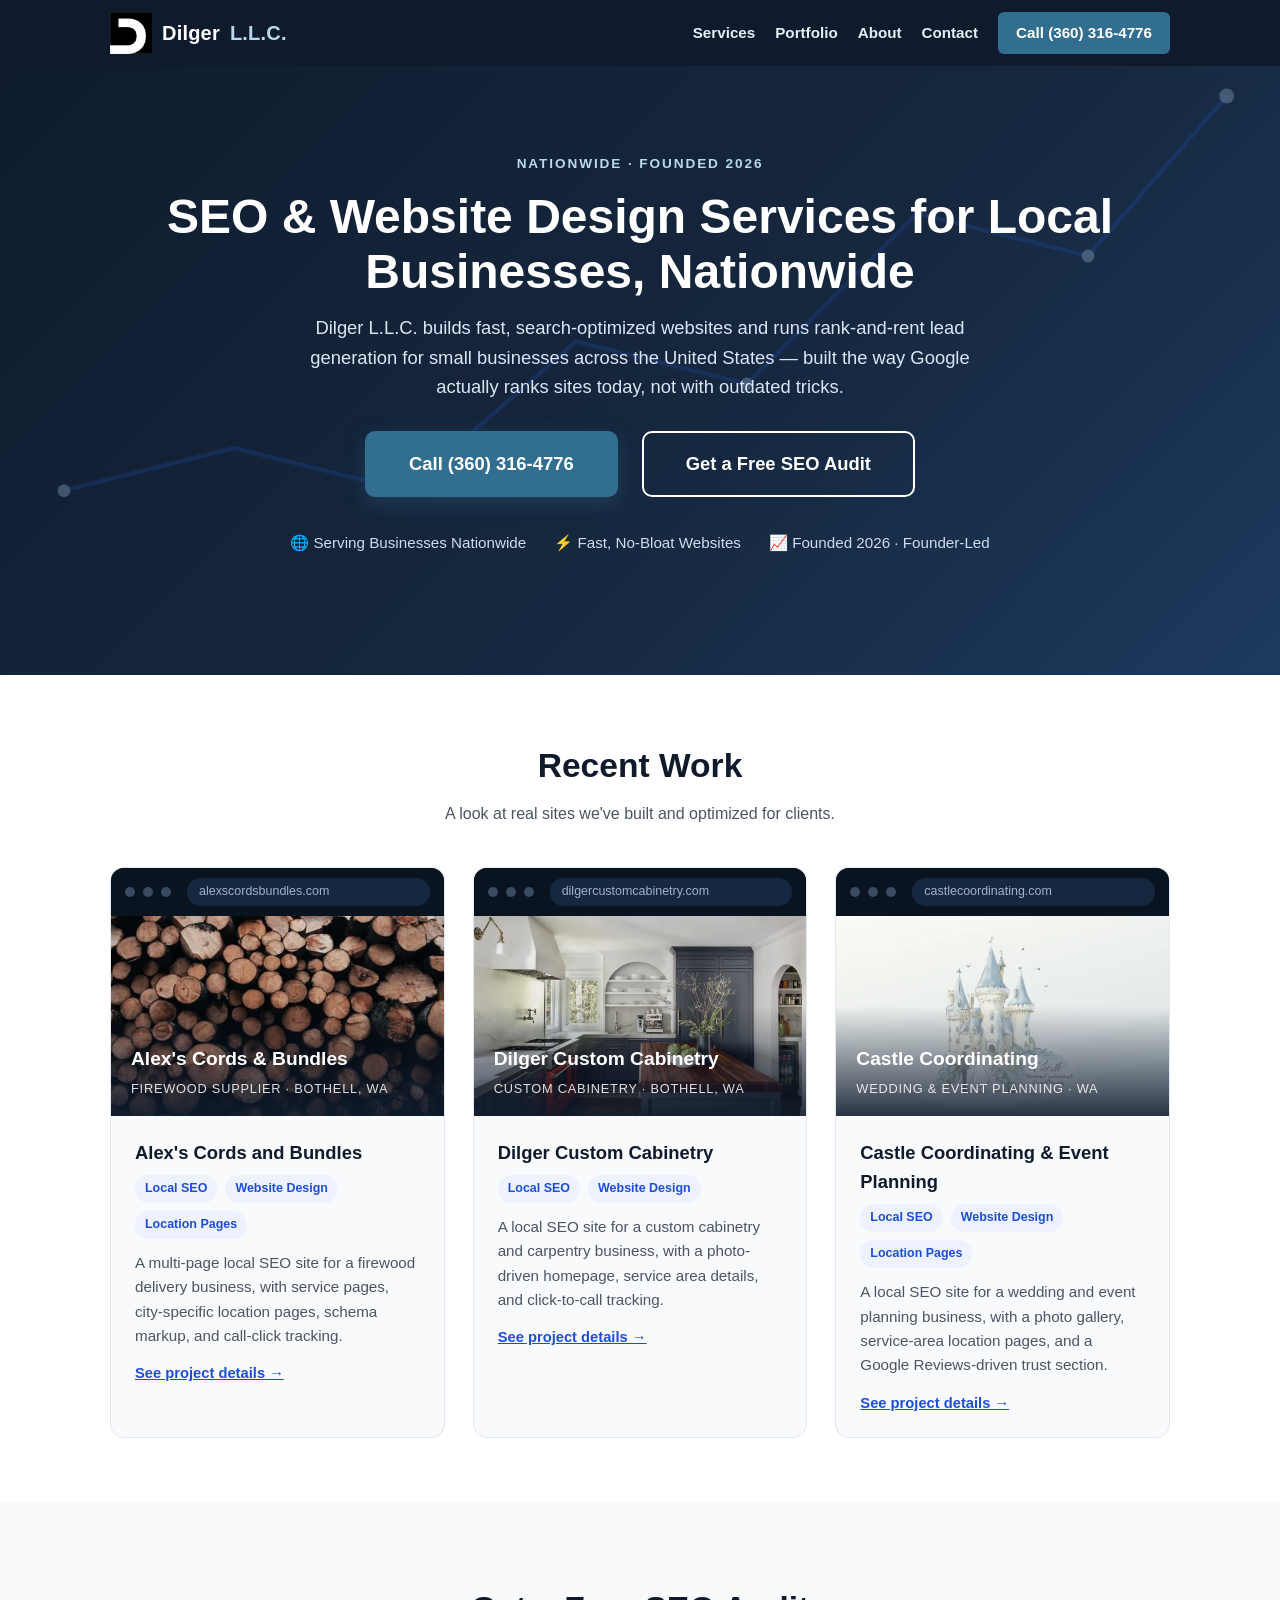
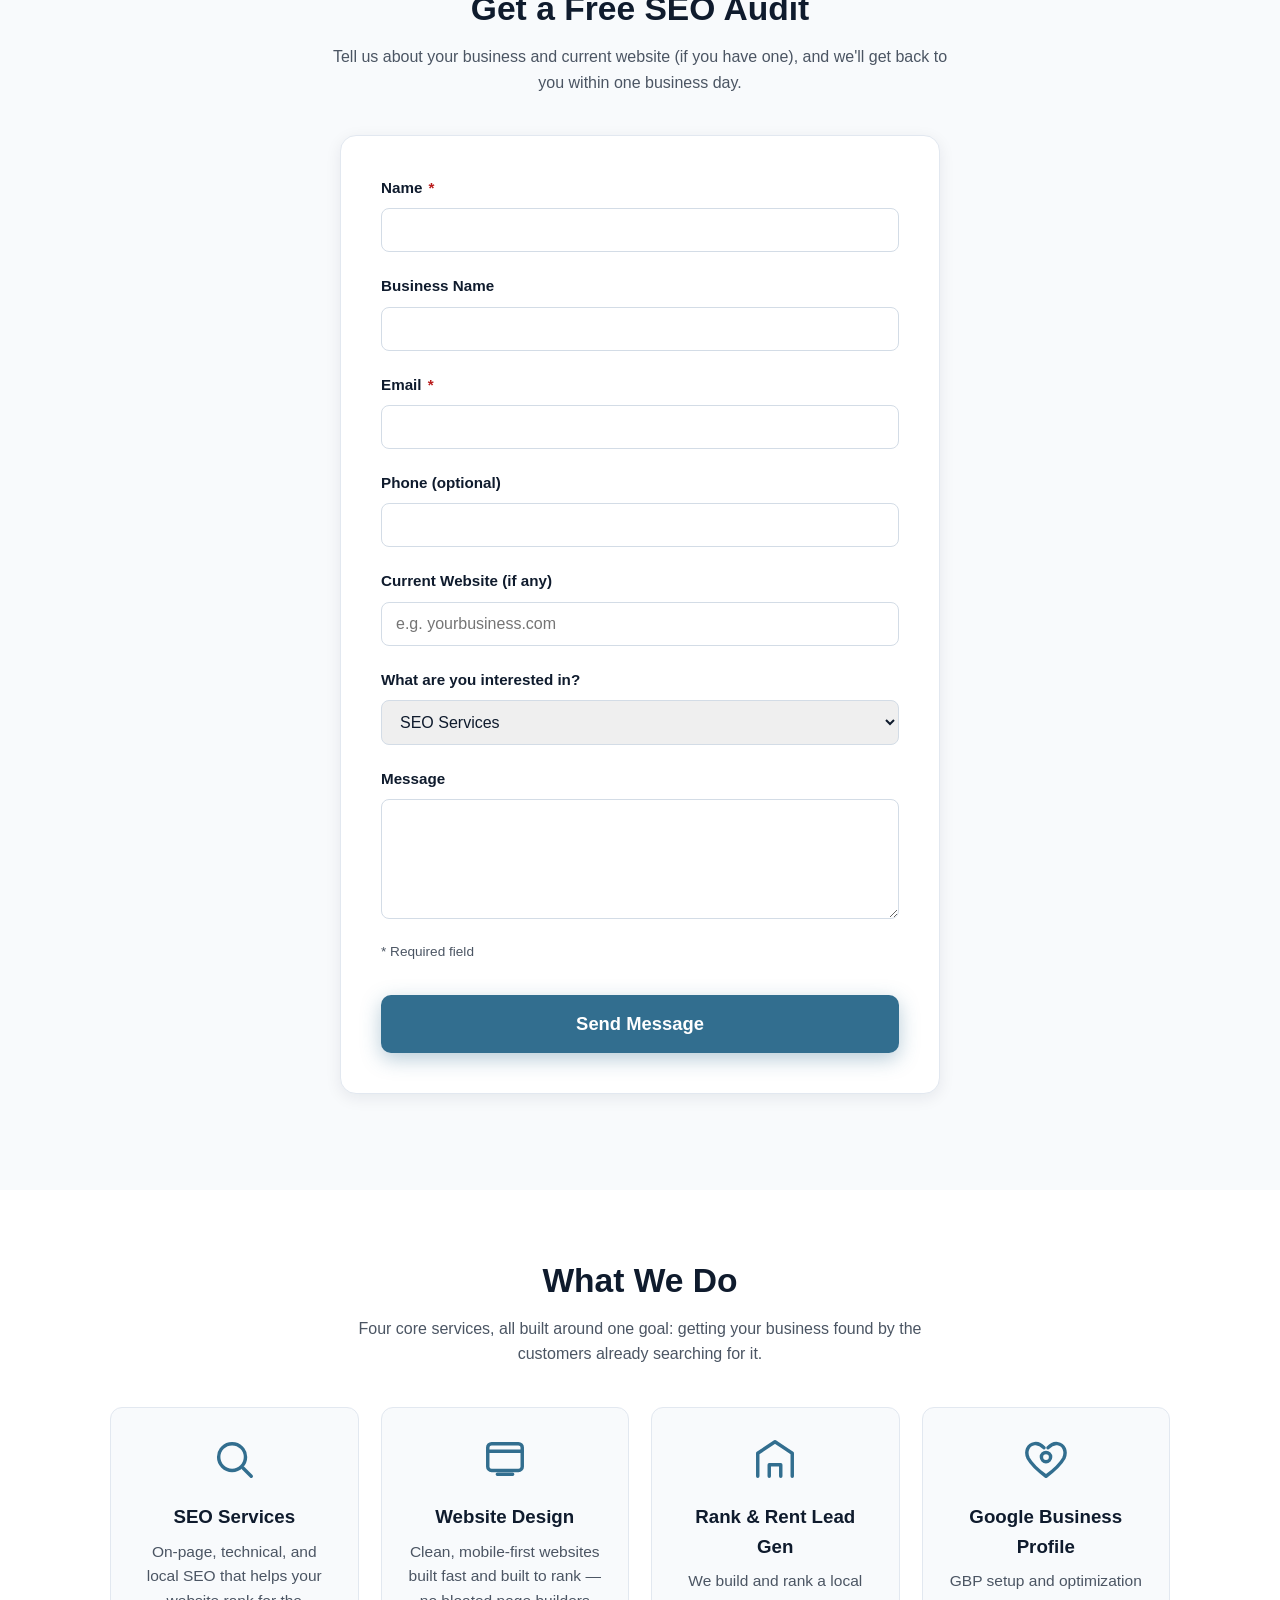
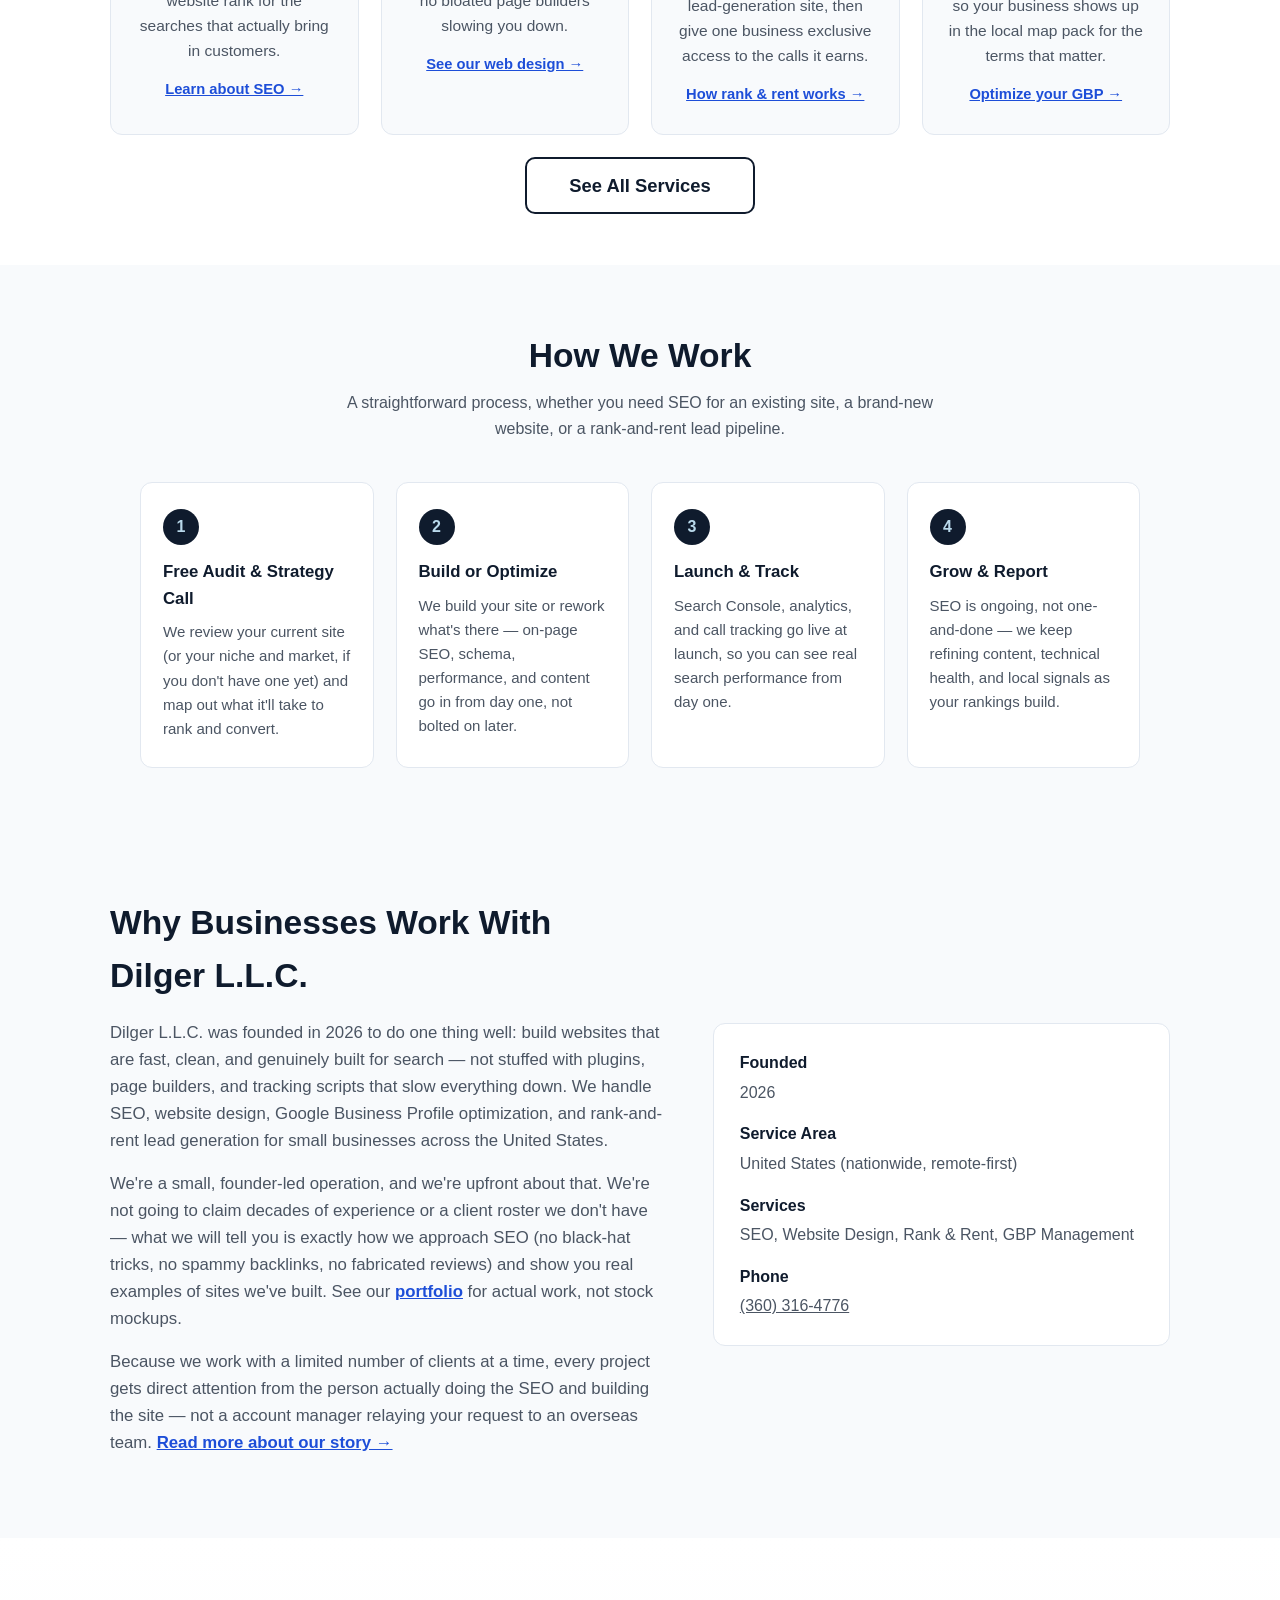
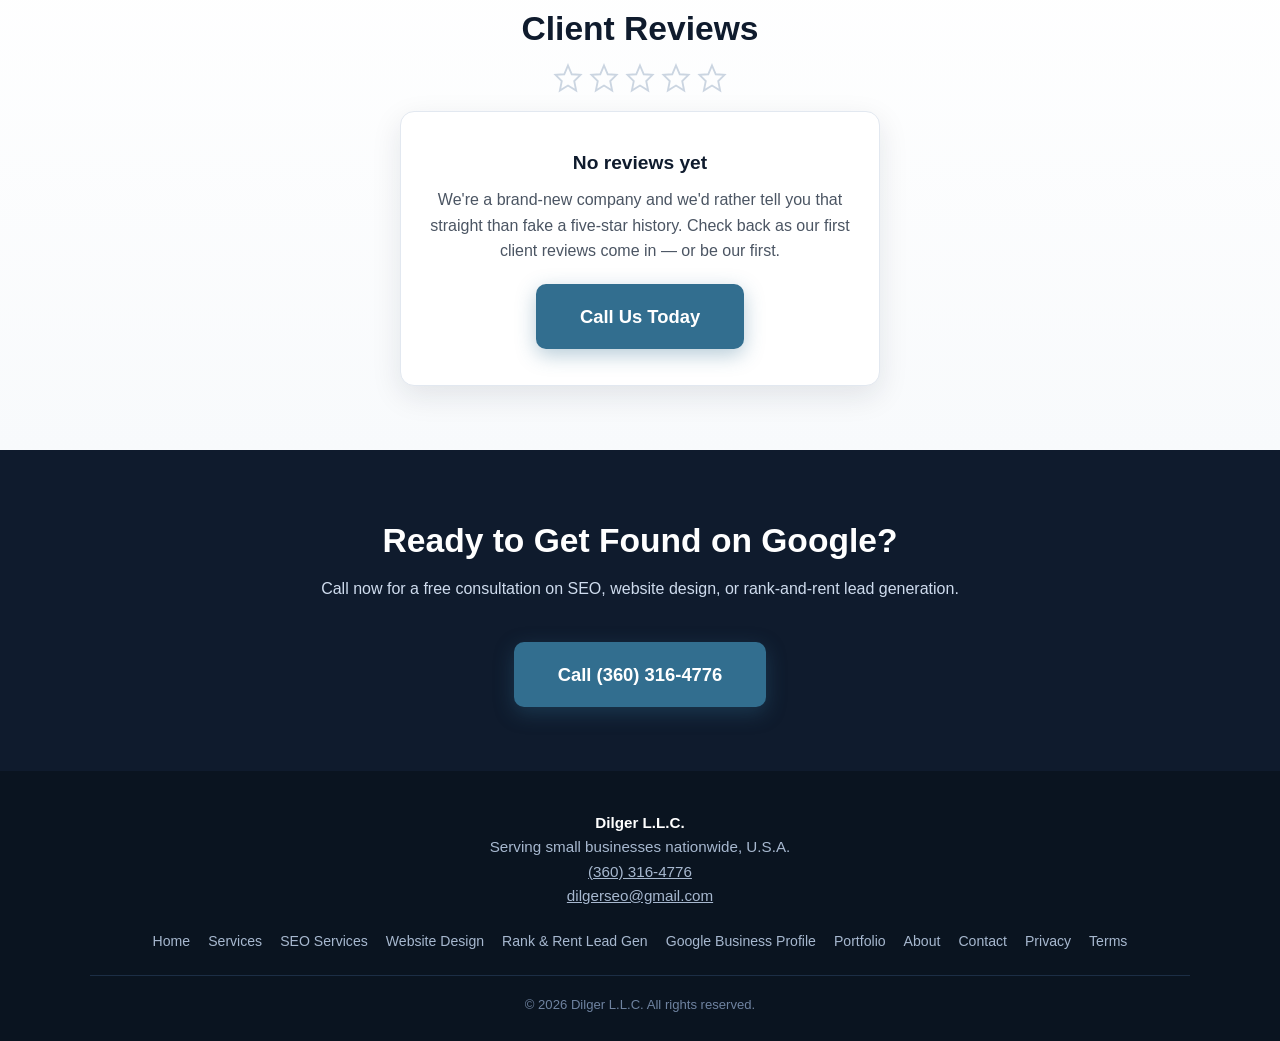
<file: index.html>
<!DOCTYPE html>
<html lang="en">
<head>
<meta charset="UTF-8">
<meta name="viewport" content="width=device-width, initial-scale=1.0">

<!-- Google tag (gtag.js) -->
<script async src="https://www.googletagmanager.com/gtag/js?id=G-BYFMXBLGSC"></script>
<script>
  window.dataLayer = window.dataLayer || [];
  function gtag(){dataLayer.push(arguments);}
  gtag('js', new Date());
  gtag('config', 'G-BYFMXBLGSC');
</script>

<title>SEO &amp; Website Design for Local Businesses | Dilger L.L.C.</title>
<meta name="description" content="Dilger L.L.C. builds fast, SEO-optimized websites and runs rank-and-rent lead generation for small businesses nationwide. Call (360) 316-4776.">
<link rel="canonical" href="https://dilgerllc.com/">

<meta property="og:type" content="website">
<meta property="og:title" content="SEO &amp; Website Design for Local Businesses | Dilger L.L.C.">
<meta property="og:description" content="Dilger L.L.C. builds fast, SEO-optimized websites and runs rank-and-rent lead generation for small businesses nationwide.">
<meta property="og:url" content="https://dilgerllc.com/">
<meta property="og:image" content="https://dilgerllc.com/images/og-image.png">
<meta property="og:locale" content="en_US">
<meta property="og:site_name" content="Dilger L.L.C.">
<meta property="og:image:width" content="1200">
<meta property="og:image:height" content="630">
<meta property="og:image:alt" content="Dilger L.L.C. SEO and website design services">

<meta name="twitter:card" content="summary_large_image">
<meta name="twitter:title" content="SEO &amp; Website Design for Local Businesses | Dilger L.L.C.">
<meta name="twitter:description" content="Fast, SEO-optimized websites and rank-and-rent lead generation for small businesses nationwide.">
<meta name="twitter:image" content="https://dilgerllc.com/images/og-image.png">
<meta name="twitter:image:alt" content="Dilger L.L.C. SEO and website design services">

<meta name="theme-color" content="#0f1b2d">
<link rel="icon" href="/favicon.ico" sizes="48x48">
<link rel="icon" href="/favicon-96x96.png" type="image/png" sizes="96x96">
<link rel="icon" href="/favicon-192x192.png" type="image/png" sizes="192x192">
<link rel="apple-touch-icon" href="/apple-touch-icon.png">

<script type="application/ld+json">
{
  "@context": "https://schema.org",
  "@type": "ProfessionalService",
  "name": "Dilger L.L.C.",
  "image": "https://dilgerllc.com/images/og-image.png",
  "telephone": "+1-360-316-4776",
  "email": "dilgerseo@gmail.com",
  "logo": "https://dilgerllc.com/images/logo-icon.png",
  "foundingDate": "2026",
  "areaServed": { "@type": "Country", "name": "United States" },
  "url": "https://dilgerllc.com/",
  "description": "Dilger L.L.C. builds fast, SEO-optimized websites and runs rank-and-rent lead generation for small businesses nationwide.",
  "serviceType": ["Search Engine Optimization", "Website Design", "Rank and Rent Lead Generation", "Google Business Profile Management"]
}
</script>
<link rel="stylesheet" href="css/main.css">
</head>
<body>
<a class="skip-link" href="#top">Skip to main content</a>

<header class="site-header">
  <div class="header-inner">
    <a href="/" class="brand">
      <img class="brand-logo" src="images/logo-icon.png" alt="" width="42" height="42">
      Dilger <span>L.L.C.</span>
    </a>
    <button class="nav-toggle" id="navToggle" aria-label="Toggle navigation" aria-controls="mainNav" aria-expanded="false">&#9776;</button>
    <nav class="main-nav" id="mainNav" aria-label="Main">
      <a href="services.html">Services</a>
      <a href="portfolio.html">Portfolio</a>
      <a href="about.html">About</a>
      <a href="contact.html">Contact</a>
      <a href="tel:+13603164776" class="call-btn" onclick="trackCall('header_phone_button')">Call (360) 316-4776</a>
    </nav>
  </div>
</header>

<main id="top">

  <!-- Hero -->
  <section class="hero">
    <svg class="hero-graphic" viewBox="0 0 1200 600" xmlns="http://www.w3.org/2000/svg" aria-hidden="true" preserveAspectRatio="xMidYMid slice">
      <polyline points="60,460 220,420 380,460 540,320 700,360 860,200 1020,240 1150,90" fill="none" stroke="#2563eb" stroke-width="4" opacity="0.35"/>
      <g fill="#b9d9eb" opacity="0.55">
        <circle cx="60" cy="460" r="6"/>
        <circle cx="380" cy="460" r="6"/>
        <circle cx="700" cy="360" r="6"/>
        <circle cx="1020" cy="240" r="6"/>
        <circle cx="1150" cy="90" r="7"/>
      </g>
    </svg>
    <div class="container">
      <span class="eyebrow">Nationwide &middot; Founded 2026</span>
      <h1>SEO &amp; Website Design Services for Local Businesses, Nationwide</h1>
      <p class="subhead">Dilger L.L.C. builds fast, search-optimized websites and runs rank-and-rent lead generation for small businesses across the United States &mdash; built the way Google actually ranks sites today, not with outdated tricks.</p>
      <div class="hero-ctas">
        <a href="tel:+13603164776" class="btn-primary" onclick="trackCall('hero_phone_button')">Call (360) 316-4776</a>
        <a href="#contact" class="btn-secondary">Get a Free SEO Audit</a>
      </div>
      <div class="hero-badges">
        <span>&#127760; Serving Businesses Nationwide</span>
        <span>&#9889; Fast, No-Bloat Websites</span>
        <span>&#128200; Founded 2026 &middot; Founder-Led</span>
      </div>
    </div>
  </section>

  <!-- Portfolio teaser -->
  <section class="portfolio-section" id="portfolio">
    <div class="container">
      <h2 class="section-title">Recent Work</h2>
      <p class="section-sub">A look at real sites we've built and optimized for clients.</p>
      <div class="portfolio-grid">
        <div class="portfolio-card">
          <div class="browser-mock">
            <div class="browser-bar"><span class="dot"></span><span class="dot"></span><span class="dot"></span><span class="url-pill">alexscordsbundles.com</span></div>
            <div class="mock-body">
              <picture><source type="image/webp" srcset="images/portfolio-alexscordsbundles.webp"><img class="mock-photo" src="images/portfolio-alexscordsbundles.jpg" alt="Stacked seasoned firewood, from the Alex's Cords and Bundles homepage" width="900" height="600" loading="lazy"></picture>
              <div class="mock-scrim"></div>
              <div class="mock-text">
                <div class="mock-name">Alex's Cords &amp; Bundles</div>
                <div class="mock-niche">Firewood Supplier &middot; Bothell, WA</div>
              </div>
            </div>
          </div>
          <div class="portfolio-body">
            <h3>Alex's Cords and Bundles</h3>
            <div class="portfolio-tags"><span>Local SEO</span><span>Website Design</span><span>Location Pages</span></div>
            <p>A multi-page local SEO site for a firewood delivery business, with service pages, city-specific location pages, schema markup, and call-click tracking.</p>
            <a class="portfolio-link" href="portfolio.html">See project details &rarr;</a>
          </div>
        </div>
        <div class="portfolio-card">
          <div class="browser-mock">
            <div class="browser-bar"><span class="dot"></span><span class="dot"></span><span class="dot"></span><span class="url-pill">dilgercustomcabinetry.com</span></div>
            <div class="mock-body">
              <picture><source type="image/webp" srcset="images/portfolio-dilgercustomcabinetry.webp"><img class="mock-photo" src="images/portfolio-dilgercustomcabinetry.jpg" alt="Custom navy kitchen cabinetry, from the Dilger Custom Cabinetry homepage" width="900" height="600" loading="lazy"></picture>
              <div class="mock-scrim"></div>
              <div class="mock-text">
                <div class="mock-name">Dilger Custom Cabinetry</div>
                <div class="mock-niche">Custom Cabinetry &middot; Bothell, WA</div>
              </div>
            </div>
          </div>
          <div class="portfolio-body">
            <h3>Dilger Custom Cabinetry</h3>
            <div class="portfolio-tags"><span>Local SEO</span><span>Website Design</span></div>
            <p>A local SEO site for a custom cabinetry and carpentry business, with a photo-driven homepage, service area details, and click-to-call tracking.</p>
            <a class="portfolio-link" href="portfolio.html">See project details &rarr;</a>
          </div>
        </div>
        <div class="portfolio-card">
          <div class="browser-mock">
            <div class="browser-bar"><span class="dot"></span><span class="dot"></span><span class="dot"></span><span class="url-pill">castlecoordinating.com</span></div>
            <div class="mock-body">
              <picture><source type="image/webp" srcset="images/portfolio-castlecoordinating.webp"><img class="mock-photo" src="images/portfolio-castlecoordinating.jpg" alt="Castle Coordinating and Event Planning logo illustration, from their homepage" width="900" height="600" loading="lazy"></picture>
              <div class="mock-scrim"></div>
              <div class="mock-text">
                <div class="mock-name">Castle Coordinating</div>
                <div class="mock-niche">Wedding &amp; Event Planning &middot; WA</div>
              </div>
            </div>
          </div>
          <div class="portfolio-body">
            <h3>Castle Coordinating &amp; Event Planning</h3>
            <div class="portfolio-tags"><span>Local SEO</span><span>Website Design</span><span>Location Pages</span></div>
            <p>A local SEO site for a wedding and event planning business, with a photo gallery, service-area location pages, and a Google Reviews-driven trust section.</p>
            <a class="portfolio-link" href="portfolio.html">See project details &rarr;</a>
          </div>
        </div>
      </div>
    </div>
  </section>

  <!-- Contact Form -->
  <section class="contact-form-section" id="contact">
    <div class="container">
      <h2 class="section-title">Get a Free SEO Audit</h2>
      <p class="section-sub">Tell us about your business and current website (if you have one), and we'll get back to you within one business day.</p>
      <form class="contact-form" name="contact" method="POST" data-netlify="true" data-netlify-honeypot="bot-field" id="contactFormEl">
        <input type="hidden" name="form-name" value="contact">
        <p class="hidden-field" aria-hidden="true">
          <label>Don't fill this out if you're human: <input name="bot-field" tabindex="-1" autocomplete="off"></label>
        </p>
        <div class="form-group">
          <label for="contact-name">Name <span class="req" aria-hidden="true">*</span></label>
          <input type="text" id="contact-name" name="name" autocomplete="name" required>
        </div>
        <div class="form-group">
          <label for="contact-business">Business Name</label>
          <input type="text" id="contact-business" name="business" autocomplete="organization">
        </div>
        <div class="form-group">
          <label for="contact-email">Email <span class="req" aria-hidden="true">*</span></label>
          <input type="email" id="contact-email" name="email" autocomplete="email" required>
        </div>
        <div class="form-group">
          <label for="contact-phone">Phone (optional)</label>
          <input type="tel" id="contact-phone" name="phone" autocomplete="tel">
        </div>
        <div class="form-group">
          <label for="contact-website">Current Website (if any)</label>
          <input type="text" id="contact-website" name="website" placeholder="e.g. yourbusiness.com" autocomplete="url">
        </div>
        <div class="form-group">
          <label for="contact-interest">What are you interested in?</label>
          <select id="contact-interest" name="interest">
            <option>SEO Services</option>
            <option>Website Design</option>
            <option>Rank &amp; Rent Lead Generation</option>
            <option>Google Business Profile Management</option>
            <option>Not sure yet</option>
          </select>
        </div>
        <div class="form-group">
          <label for="contact-message">Message</label>
          <textarea id="contact-message" name="message" rows="5"></textarea>
        </div>
        <p class="form-required-note">* Required field</p>
        <button type="submit" class="btn-primary">Send Message</button>
      </form>
      <p class="form-status" id="contactFormStatus" role="status" aria-live="polite"></p>
    </div>
  </section>

  <!-- Services -->
  <section class="services-section" id="services">
    <div class="container">
      <h2 class="section-title">What We Do</h2>
      <p class="section-sub">Four core services, all built around one goal: getting your business found by the customers already searching for it.</p>
      <div class="services-grid">
        <div class="service-card">
          <svg class="icon" viewBox="0 0 24 24" fill="none" stroke="#326e8f" stroke-width="1.8"><circle cx="11" cy="11" r="7"/><path d="M21 21l-4.3-4.3" stroke-linecap="round"/></svg>
          <h3>SEO Services</h3>
          <p>On-page, technical, and local SEO that helps your website rank for the searches that actually bring in customers.</p>
          <a class="service-link" href="seo-services.html">Learn about SEO &rarr;</a>
        </div>
        <div class="service-card">
          <svg class="icon" viewBox="0 0 24 24" fill="none" stroke="#326e8f" stroke-width="1.8"><rect x="3" y="4" width="18" height="14" rx="2"/><path d="M3 8h18M8 20h8" stroke-linecap="round"/></svg>
          <h3>Website Design</h3>
          <p>Clean, mobile-first websites built fast and built to rank &mdash; no bloated page builders slowing you down.</p>
          <a class="service-link" href="website-design.html">See our web design &rarr;</a>
        </div>
        <div class="service-card">
          <svg class="icon" viewBox="0 0 24 24" fill="none" stroke="#326e8f" stroke-width="1.8"><path d="M3 21V9l9-6 9 6v12" stroke-linecap="round" stroke-linejoin="round"/><path d="M9 21v-6h6v6" stroke-linecap="round" stroke-linejoin="round"/></svg>
          <h3>Rank &amp; Rent Lead Gen</h3>
          <p>We build and rank a local lead-generation site, then give one business exclusive access to the calls it earns.</p>
          <a class="service-link" href="rank-and-rent.html">How rank &amp; rent works &rarr;</a>
        </div>
        <div class="service-card">
          <svg class="icon" viewBox="0 0 24 24" fill="none" stroke="#326e8f" stroke-width="1.8"><path d="M12 21s-7-5.2-9.3-9.4C1 8 2.6 4.5 6 4c2-.3 3.6.7 4.9 2.1M12 21s7-5.2 9.3-9.4C22.9 8 21.4 4.5 18 4c-2-.3-3.6.7-4.9 2.1" stroke-linecap="round" stroke-linejoin="round"/><circle cx="12" cy="11" r="2.4"/></svg>
          <h3>Google Business Profile</h3>
          <p>GBP setup and optimization so your business shows up in the local map pack for the terms that matter.</p>
          <a class="service-link" href="google-business-profile.html">Optimize your GBP &rarr;</a>
        </div>
      </div>
      <div style="text-align:center; margin-top:36px;">
        <a href="services.html" class="btn-secondary" style="color:var(--brand-dark); border-color:var(--brand-dark);">See All Services</a>
      </div>
    </div>
  </section>

  <!-- Process -->
  <section class="process-section">
    <div class="container">
      <h2 class="section-title">How We Work</h2>
      <p class="section-sub">A straightforward process, whether you need SEO for an existing site, a brand-new website, or a rank-and-rent lead pipeline.</p>
      <div class="process-grid">
        <div class="process-step">
          <div class="step-num">1</div>
          <h3>Free Audit &amp; Strategy Call</h3>
          <p>We review your current site (or your niche and market, if you don't have one yet) and map out what it'll take to rank and convert.</p>
        </div>
        <div class="process-step">
          <div class="step-num">2</div>
          <h3>Build or Optimize</h3>
          <p>We build your site or rework what's there &mdash; on-page SEO, schema, performance, and content go in from day one, not bolted on later.</p>
        </div>
        <div class="process-step">
          <div class="step-num">3</div>
          <h3>Launch &amp; Track</h3>
          <p>Search Console, analytics, and call tracking go live at launch, so you can see real search performance from day one.</p>
        </div>
        <div class="process-step">
          <div class="step-num">4</div>
          <h3>Grow &amp; Report</h3>
          <p>SEO is ongoing, not one-and-done &mdash; we keep refining content, technical health, and local signals as your rankings build.</p>
        </div>
      </div>
    </div>
  </section>

  <!-- About / Trust -->
  <section class="about-section">
    <div class="container">
      <div>
        <h2 class="section-title" style="text-align:left;">Why Businesses Work With Dilger&nbsp;L.L.C.</h2>
        <p>Dilger L.L.C. was founded in 2026 to do one thing well: build websites that are fast, clean, and genuinely built for search &mdash; not stuffed with plugins, page builders, and tracking scripts that slow everything down. We handle SEO, website design, Google Business Profile optimization, and rank-and-rent lead generation for small businesses across the United States.</p>
        <p>We're a small, founder-led operation, and we're upfront about that. We're not going to claim decades of experience or a client roster we don't have &mdash; what we will tell you is exactly how we approach SEO (no black-hat tricks, no spammy backlinks, no fabricated reviews) and show you real examples of sites we've built. See our <a href="portfolio.html" style="color:var(--brand-primary-dark); font-weight:600;">portfolio</a> for actual work, not stock mockups.</p>
        <p>Because we work with a limited number of clients at a time, every project gets direct attention from the person actually doing the SEO and building the site &mdash; not a account manager relaying your request to an overseas team. <a href="about.html" style="color:var(--brand-primary-dark); font-weight:600;">Read more about our story &rarr;</a></p>
      </div>
      <div class="about-facts">
        <dl>
          <dt>Founded</dt>
          <dd>2026</dd>
          <dt>Service Area</dt>
          <dd>United States (nationwide, remote-first)</dd>
          <dt>Services</dt>
          <dd>SEO, Website Design, Rank &amp; Rent, GBP Management</dd>
          <dt>Phone</dt>
          <dd><a class="plain-link" href="tel:+13603164776" onclick="trackCall('about_phone_button')">(360) 316-4776</a></dd>
        </dl>
      </div>
    </div>
  </section>

  <!-- Reviews (empty state, no fabricated reviews) -->
  <section class="reviews-section" id="reviews">
    <div class="container">
      <h2 class="section-title">Client Reviews</h2>
      <div class="reviews-visual">
        <div class="stars-empty" aria-hidden="true">
          <svg viewBox="0 0 24 24"><polygon points="12,2 15,9 22,9.5 17,14.5 18.5,22 12,18 5.5,22 7,14.5 2,9.5 9,9"/></svg>
          <svg viewBox="0 0 24 24"><polygon points="12,2 15,9 22,9.5 17,14.5 18.5,22 12,18 5.5,22 7,14.5 2,9.5 9,9"/></svg>
          <svg viewBox="0 0 24 24"><polygon points="12,2 15,9 22,9.5 17,14.5 18.5,22 12,18 5.5,22 7,14.5 2,9.5 9,9"/></svg>
          <svg viewBox="0 0 24 24"><polygon points="12,2 15,9 22,9.5 17,14.5 18.5,22 12,18 5.5,22 7,14.5 2,9.5 9,9"/></svg>
          <svg viewBox="0 0 24 24"><polygon points="12,2 15,9 22,9.5 17,14.5 18.5,22 12,18 5.5,22 7,14.5 2,9.5 9,9"/></svg>
        </div>
        <div class="no-reviews-box">
          <h3>No reviews yet</h3>
          <p>We're a brand-new company and we'd rather tell you that straight than fake a five-star history. Check back as our first client reviews come in &mdash; or be our first.</p>
          <a href="tel:+13603164776" class="btn-primary" onclick="trackCall('reviews_phone_button')">Call Us Today</a>
        </div>
      </div>
    </div>
  </section>

  <!-- Final CTA -->
  <section class="cta-section">
    <div class="container">
      <h2 class="section-title">Ready to Get Found on Google?</h2>
      <p class="section-sub">Call now for a free consultation on SEO, website design, or rank-and-rent lead generation.</p>
      <a href="tel:+13603164776" class="btn-primary" onclick="trackCall('final_cta_phone_button')">Call (360) 316-4776</a>
    </div>
  </section>

</main>

<footer class="site-footer">
  <div class="footer-inner">
    <div class="footer-nap">
      <strong>Dilger L.L.C.</strong><br>
      Serving small businesses nationwide, U.S.A.<br>
      <a href="tel:+13603164776" onclick="trackCall('footer_phone_button')">(360) 316-4776</a><br>
      <a href="mailto:dilgerseo@gmail.com">dilgerseo@gmail.com</a>
    </div>

    <nav class="footer-sitemap" aria-label="Site links">
      <a href="/">Home</a>
      <a href="services.html">Services</a>
      <a href="seo-services.html">SEO Services</a>
      <a href="website-design.html">Website Design</a>
      <a href="rank-and-rent.html">Rank &amp; Rent Lead Gen</a>
      <a href="google-business-profile.html">Google Business Profile</a>
      <a href="portfolio.html">Portfolio</a>
      <a href="about.html">About</a>
      <a href="contact.html">Contact</a>
      <a href="privacy.html">Privacy</a>
      <a href="terms.html">Terms</a>
    </nav>

    <div class="footer-bottom">
      &copy; <span id="year">2026</span> Dilger L.L.C. All rights reserved.
    </div>
  </div>
</footer>

<script src="js/main.js" defer></script>
</body>
</html>
</file>
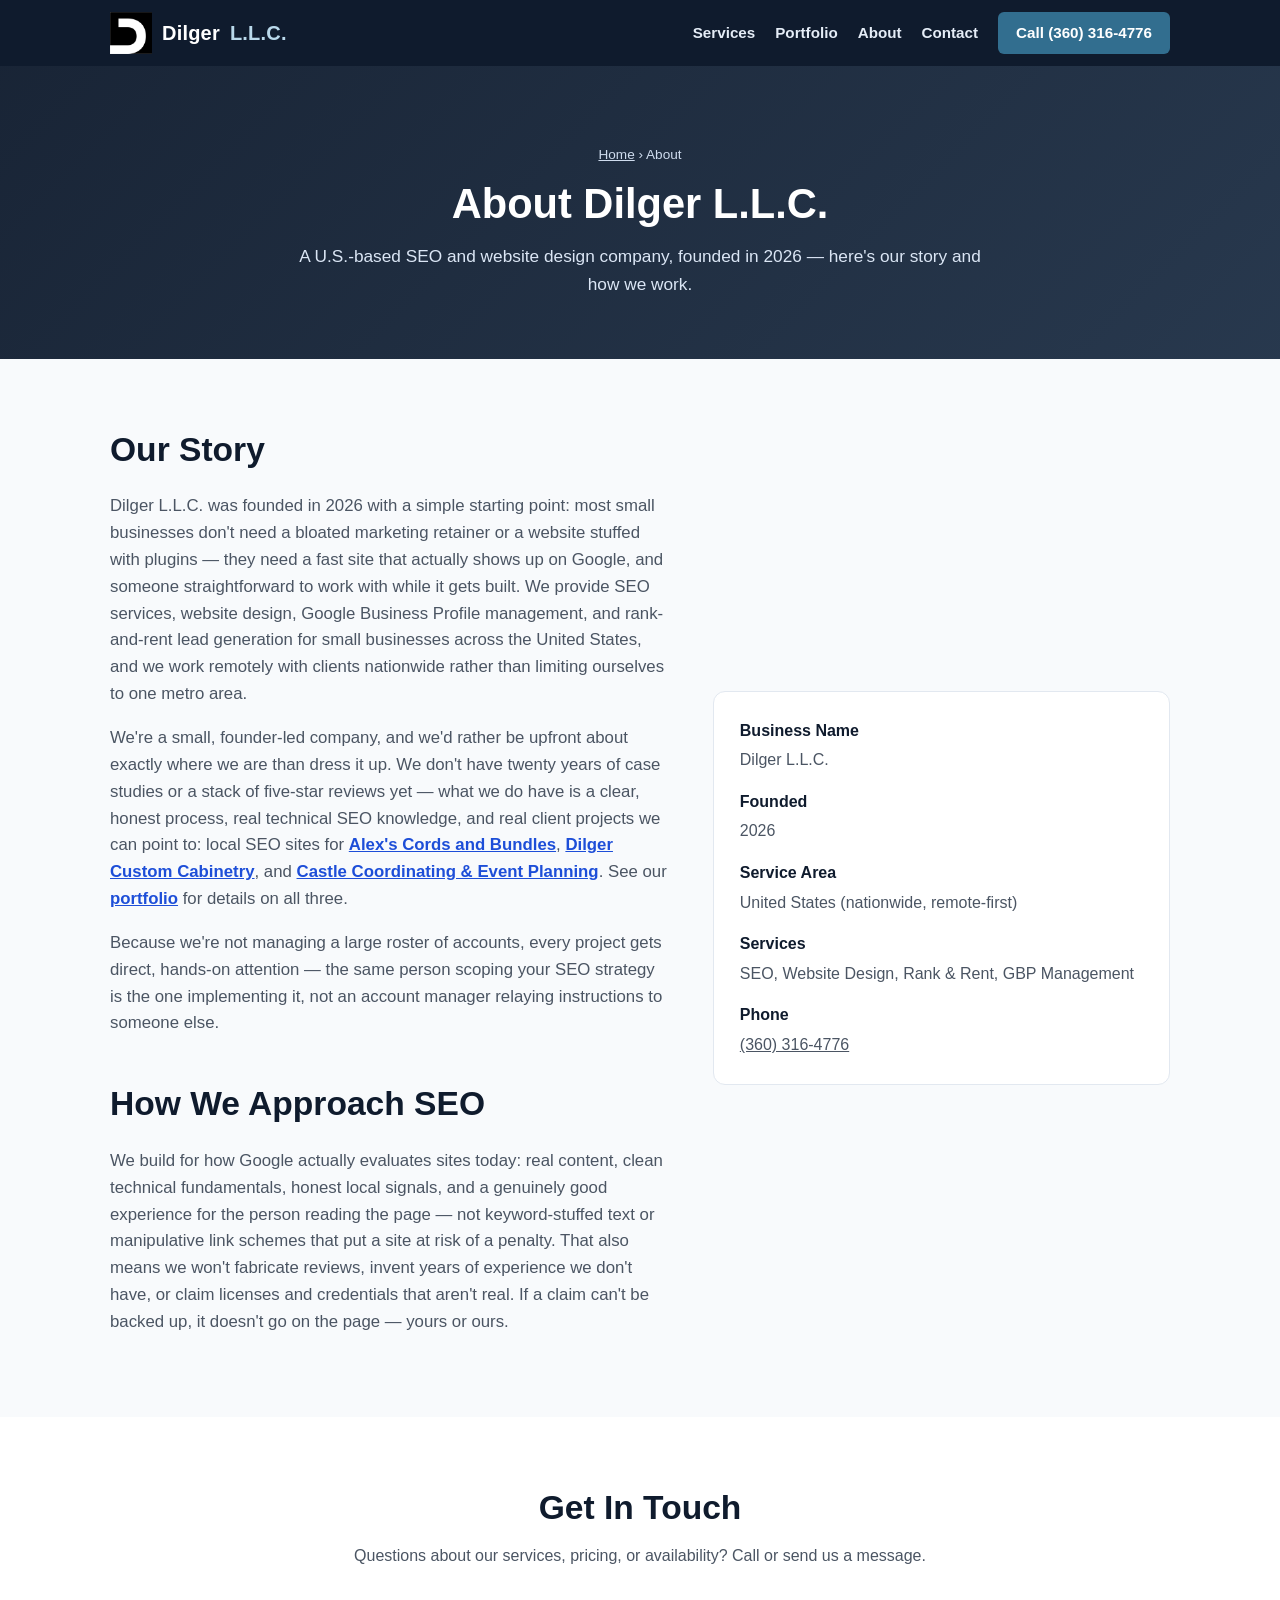
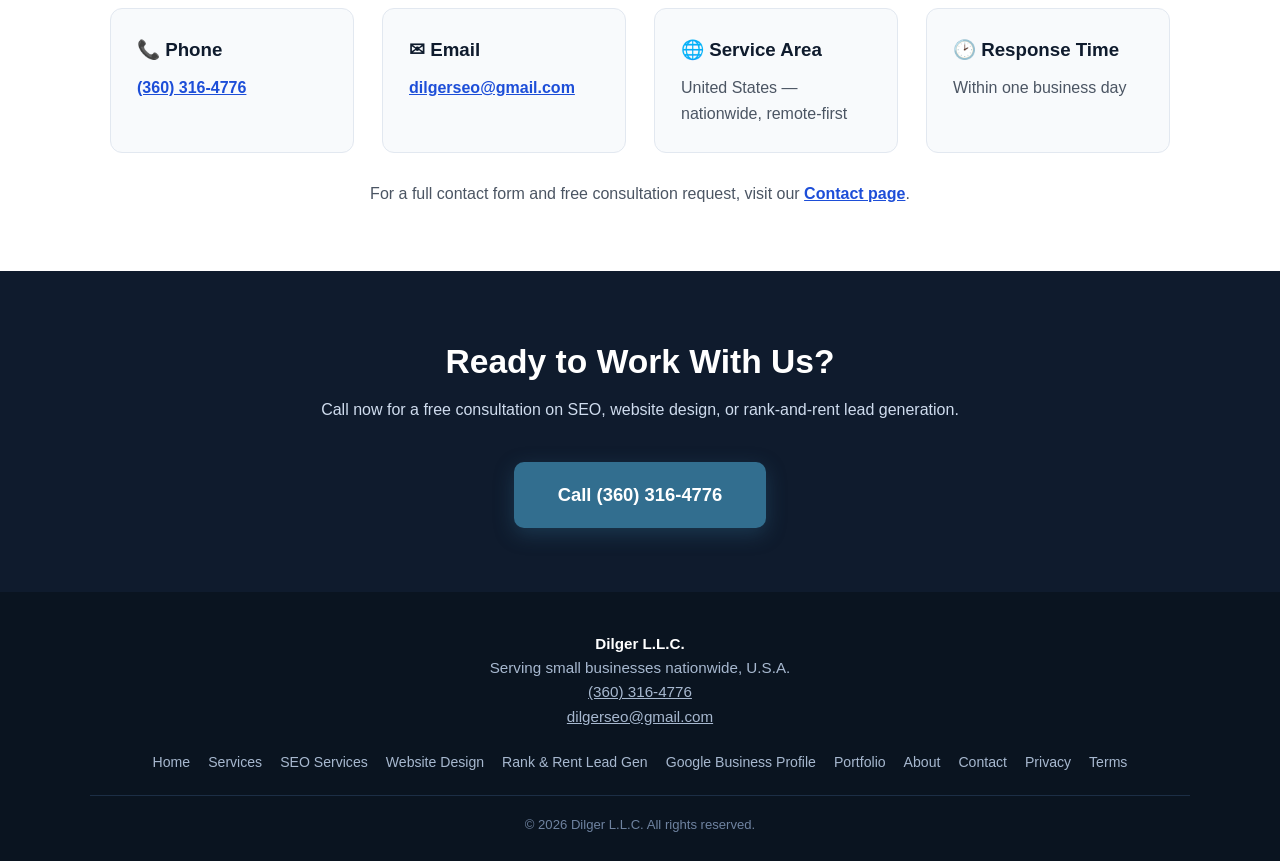
<file: about.html>
<!DOCTYPE html>
<html lang="en">
<head>
<meta charset="UTF-8">
<meta name="viewport" content="width=device-width, initial-scale=1.0">

<script async src="https://www.googletagmanager.com/gtag/js?id=G-BYFMXBLGSC"></script>
<script>
  window.dataLayer = window.dataLayer || [];
  function gtag(){dataLayer.push(arguments);}
  gtag('js', new Date());
  gtag('config', 'G-BYFMXBLGSC');
</script>

<title>About Dilger L.L.C. | SEO &amp; Web Design Agency</title>
<meta name="description" content="Dilger L.L.C. is a U.S.-based SEO and website design company founded in 2026, helping small businesses get found and get more customers.">
<link rel="canonical" href="https://dilgerllc.com/about.html">

<meta property="og:type" content="website">
<meta property="og:title" content="About Dilger L.L.C. | SEO &amp; Web Design Agency">
<meta property="og:description" content="A U.S.-based SEO and website design company founded in 2026, helping small businesses get found and get more customers.">
<meta property="og:url" content="https://dilgerllc.com/about.html">
<meta property="og:image" content="https://dilgerllc.com/images/og-image.png">
<meta property="og:locale" content="en_US">
<meta property="og:site_name" content="Dilger L.L.C.">
<meta property="og:image:width" content="1200">
<meta property="og:image:height" content="630">
<meta property="og:image:alt" content="Dilger L.L.C. SEO and website design services">

<meta name="twitter:card" content="summary_large_image">
<meta name="twitter:title" content="About Dilger L.L.C.">
<meta name="twitter:description" content="A U.S.-based SEO and website design company founded in 2026.">
<meta name="twitter:image" content="https://dilgerllc.com/images/og-image.png">
<meta name="twitter:image:alt" content="Dilger L.L.C. SEO and website design services">

<meta name="theme-color" content="#0f1b2d">
<link rel="icon" href="/favicon.ico" sizes="48x48">
<link rel="icon" href="/favicon-96x96.png" type="image/png" sizes="96x96">
<link rel="icon" href="/favicon-192x192.png" type="image/png" sizes="192x192">
<link rel="apple-touch-icon" href="/apple-touch-icon.png">

<script type="application/ld+json">
{
  "@context": "https://schema.org",
  "@type": "ProfessionalService",
  "name": "Dilger L.L.C.",
  "image": "https://dilgerllc.com/images/og-image.png",
  "telephone": "+1-360-316-4776",
  "email": "dilgerseo@gmail.com",
  "logo": "https://dilgerllc.com/images/logo-icon.png",
  "foundingDate": "2026",
  "areaServed": { "@type": "Country", "name": "United States" },
  "url": "https://dilgerllc.com/about.html",
  "description": "Dilger L.L.C. is a U.S.-based SEO and website design company founded in 2026, helping small businesses get found and get more customers."
}
</script>
<script type="application/ld+json">
{
  "@context": "https://schema.org",
  "@type": "BreadcrumbList",
  "itemListElement": [
    { "@type": "ListItem", "position": 1, "name": "Home", "item": "https://dilgerllc.com/" },
    { "@type": "ListItem", "position": 2, "name": "About", "item": "https://dilgerllc.com/about.html" }
  ]
}
</script>
<link rel="stylesheet" href="css/main.css">
</head>
<body>
<a class="skip-link" href="#top">Skip to main content</a>

<header class="site-header">
  <div class="header-inner">
    <a href="/" class="brand">
      <img class="brand-logo" src="images/logo-icon.png" alt="" width="42" height="42">
      Dilger <span>L.L.C.</span>
    </a>
    <button class="nav-toggle" id="navToggle" aria-label="Toggle navigation" aria-controls="mainNav" aria-expanded="false">&#9776;</button>
    <nav class="main-nav" id="mainNav" aria-label="Main">
      <a href="services.html">Services</a>
      <a href="portfolio.html">Portfolio</a>
      <a href="about.html">About</a>
      <a href="contact.html">Contact</a>
      <a href="tel:+13603164776" class="call-btn" onclick="trackCall('header_phone_button')">Call (360) 316-4776</a>
    </nav>
  </div>
</header>

<main id="top">

  <section class="page-hero">
    <div class="container">
      <p class="breadcrumb"><a href="/">Home</a> &rsaquo; About</p>
      <h1>About Dilger&nbsp;L.L.C.</h1>
      <p class="subhead">A U.S.-based SEO and website design company, founded in 2026 &mdash; here's our story and how we work.</p>
    </div>
  </section>

  <section class="about-section">
    <div class="container">
      <div>
        <h2 class="section-title" style="text-align:left;">Our Story</h2>
        <p>Dilger L.L.C. was founded in 2026 with a simple starting point: most small businesses don't need a bloated marketing retainer or a website stuffed with plugins &mdash; they need a fast site that actually shows up on Google, and someone straightforward to work with while it gets built. We provide SEO services, website design, Google Business Profile management, and rank-and-rent lead generation for small businesses across the United States, and we work remotely with clients nationwide rather than limiting ourselves to one metro area.</p>
        <p>We're a small, founder-led company, and we'd rather be upfront about exactly where we are than dress it up. We don't have twenty years of case studies or a stack of five-star reviews yet &mdash; what we do have is a clear, honest process, real technical SEO knowledge, and real client projects we can point to: local SEO sites for <a href="https://www.alexscordsbundles.com/" target="_blank" rel="noopener noreferrer" style="color:var(--brand-primary-dark); font-weight:600;">Alex's Cords and Bundles</a>, <a href="https://dilgercustomcabinetry.com/" target="_blank" rel="noopener noreferrer" style="color:var(--brand-primary-dark); font-weight:600;">Dilger Custom Cabinetry</a>, and <a href="https://www.castlecoordinating.com/" target="_blank" rel="noopener noreferrer" style="color:var(--brand-primary-dark); font-weight:600;">Castle Coordinating &amp; Event Planning</a>. See our <a href="portfolio.html" style="color:var(--brand-primary-dark); font-weight:600;">portfolio</a> for details on all three.</p>
        <p>Because we're not managing a large roster of accounts, every project gets direct, hands-on attention &mdash; the same person scoping your SEO strategy is the one implementing it, not an account manager relaying instructions to someone else.</p>

        <h2 class="section-title" style="text-align:left; margin-top:40px;">How We Approach SEO</h2>
        <p>We build for how Google actually evaluates sites today: real content, clean technical fundamentals, honest local signals, and a genuinely good experience for the person reading the page &mdash; not keyword-stuffed text or manipulative link schemes that put a site at risk of a penalty. That also means we won't fabricate reviews, invent years of experience we don't have, or claim licenses and credentials that aren't real. If a claim can't be backed up, it doesn't go on the page &mdash; yours or ours.</p>
      </div>
      <div class="about-facts">
        <dl>
          <dt>Business Name</dt>
          <dd>Dilger L.L.C.</dd>
          <dt>Founded</dt>
          <dd>2026</dd>
          <dt>Service Area</dt>
          <dd>United States (nationwide, remote-first)</dd>
          <dt>Services</dt>
          <dd>SEO, Website Design, Rank &amp; Rent, GBP Management</dd>
          <dt>Phone</dt>
          <dd><a class="plain-link" href="tel:+13603164776" onclick="trackCall('about_phone_button')">(360) 316-4776</a></dd>
        </dl>
      </div>
    </div>
  </section>

  <!-- Contact -->
  <section class="contact-section" id="contact">
    <div class="container">
      <h2 class="section-title">Get In Touch</h2>
      <p class="section-sub">Questions about our services, pricing, or availability? Call or send us a message.</p>

      <div class="contact-grid">
        <div class="contact-card">
          <h3>&#128222; Phone</h3>
          <p><a class="plain-link" href="tel:+13603164776" onclick="trackCall('about_contact_phone_button')">(360) 316-4776</a></p>
        </div>
        <div class="contact-card">
          <h3>&#9993; Email</h3>
          <p><a class="plain-link" href="mailto:dilgerseo@gmail.com">dilgerseo@gmail.com</a></p>
        </div>
        <div class="contact-card">
          <h3>&#127760; Service Area</h3>
          <p>United States &mdash; nationwide, remote-first</p>
        </div>
        <div class="contact-card">
          <h3>&#128337; Response Time</h3>
          <p>Within one business day</p>
        </div>
      </div>

      <p style="text-align:center; max-width:640px; margin:28px auto 0; color:var(--text-muted);">For a full contact form and free consultation request, visit our <a href="contact.html" style="color:var(--brand-primary-dark); font-weight:600;">Contact page</a>.</p>
    </div>
  </section>

  <section class="cta-section">
    <div class="container">
      <h2 class="section-title">Ready to Work With Us?</h2>
      <p class="section-sub">Call now for a free consultation on SEO, website design, or rank-and-rent lead generation.</p>
      <a href="tel:+13603164776" class="btn-primary" onclick="trackCall('final_cta_phone_button')">Call (360) 316-4776</a>
    </div>
  </section>

</main>

<footer class="site-footer">
  <div class="footer-inner">
    <div class="footer-nap">
      <strong>Dilger L.L.C.</strong><br>
      Serving small businesses nationwide, U.S.A.<br>
      <a href="tel:+13603164776" onclick="trackCall('footer_phone_button')">(360) 316-4776</a><br>
      <a href="mailto:dilgerseo@gmail.com">dilgerseo@gmail.com</a>
    </div>

    <nav class="footer-sitemap" aria-label="Site links">
      <a href="/">Home</a>
      <a href="services.html">Services</a>
      <a href="seo-services.html">SEO Services</a>
      <a href="website-design.html">Website Design</a>
      <a href="rank-and-rent.html">Rank &amp; Rent Lead Gen</a>
      <a href="google-business-profile.html">Google Business Profile</a>
      <a href="portfolio.html">Portfolio</a>
      <a href="about.html">About</a>
      <a href="contact.html">Contact</a>
      <a href="privacy.html">Privacy</a>
      <a href="terms.html">Terms</a>
    </nav>

    <div class="footer-bottom">
      &copy; <span id="year">2026</span> Dilger L.L.C. All rights reserved.
    </div>
  </div>
</footer>

<script src="js/main.js" defer></script>
</body>
</html>
</file>
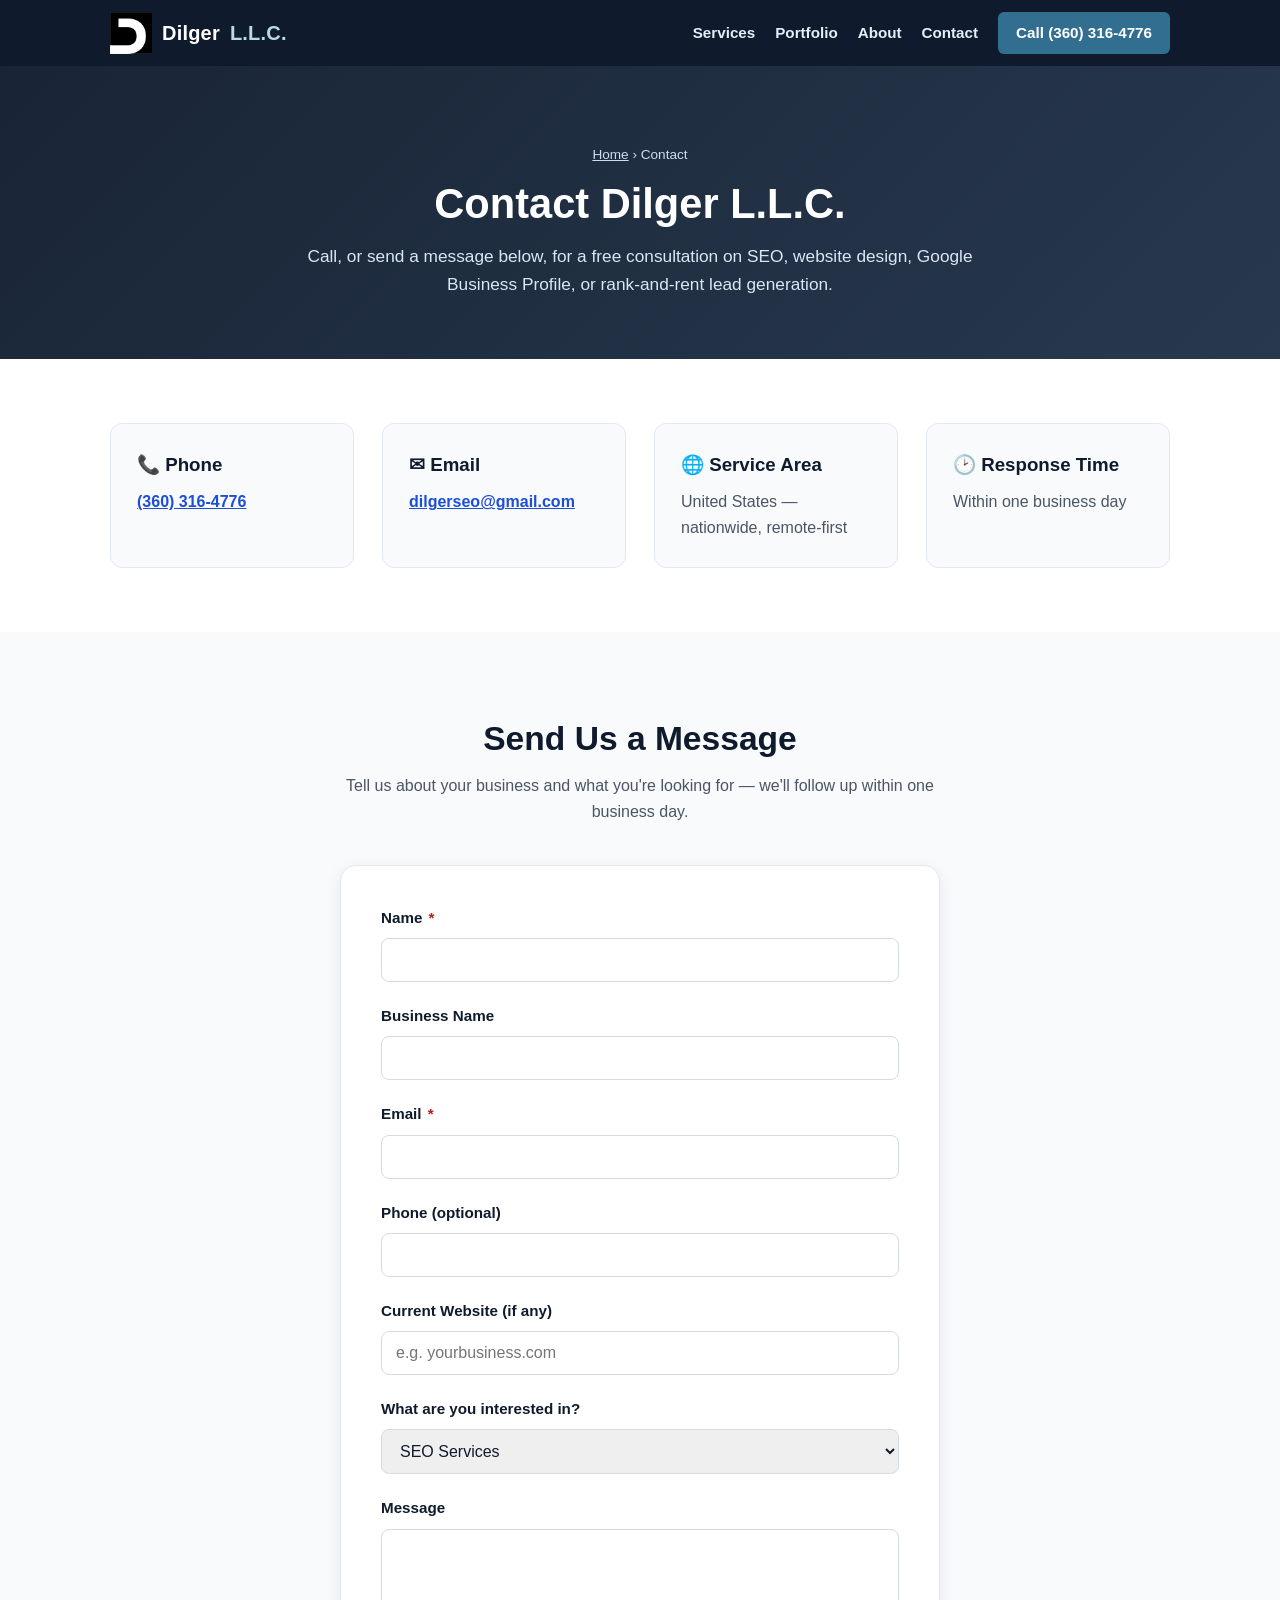
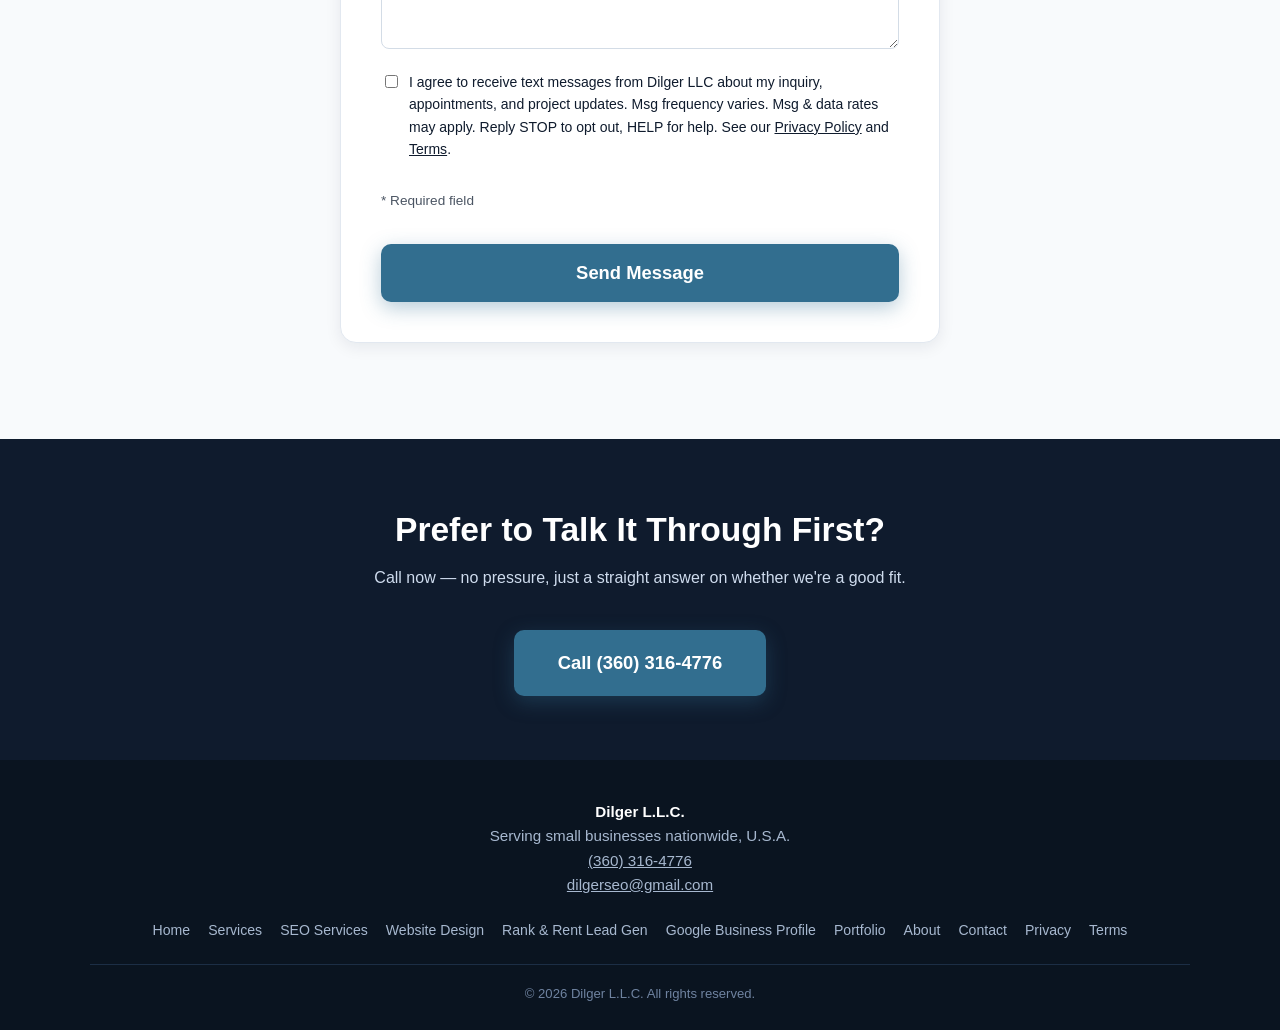
<file: contact.html>
<!DOCTYPE html>
<html lang="en">
<head>
<meta charset="UTF-8">
<meta name="viewport" content="width=device-width, initial-scale=1.0">

<script async src="https://www.googletagmanager.com/gtag/js?id=G-BYFMXBLGSC"></script>
<script>
  window.dataLayer = window.dataLayer || [];
  function gtag(){dataLayer.push(arguments);}
  gtag('js', new Date());
  gtag('config', 'G-BYFMXBLGSC');
</script>

<title>Contact Dilger L.L.C. | Free SEO Consultation</title>
<meta name="description" content="Get in touch with Dilger L.L.C. for a free consultation on SEO, website design, or rank-and-rent lead generation. Call (360) 316-4776.">
<link rel="canonical" href="https://dilgerllc.com/contact.html">

<meta property="og:type" content="website">
<meta property="og:title" content="Contact Dilger L.L.C. | Free SEO Consultation">
<meta property="og:description" content="Get in touch for a free consultation on SEO, website design, or rank-and-rent lead generation.">
<meta property="og:url" content="https://dilgerllc.com/contact.html">
<meta property="og:image" content="https://dilgerllc.com/images/og-image.png">
<meta property="og:locale" content="en_US">
<meta property="og:site_name" content="Dilger L.L.C.">
<meta property="og:image:width" content="1200">
<meta property="og:image:height" content="630">
<meta property="og:image:alt" content="Dilger L.L.C. SEO and website design services">

<meta name="twitter:card" content="summary_large_image">
<meta name="twitter:title" content="Contact Dilger L.L.C.">
<meta name="twitter:description" content="Get in touch for a free SEO and website consultation.">
<meta name="twitter:image" content="https://dilgerllc.com/images/og-image.png">
<meta name="twitter:image:alt" content="Dilger L.L.C. SEO and website design services">

<meta name="theme-color" content="#0f1b2d">
<link rel="icon" href="/favicon.ico" sizes="48x48">
<link rel="icon" href="/favicon-96x96.png" type="image/png" sizes="96x96">
<link rel="icon" href="/favicon-192x192.png" type="image/png" sizes="192x192">
<link rel="apple-touch-icon" href="/apple-touch-icon.png">

<script type="application/ld+json">
{
  "@context": "https://schema.org",
  "@type": "ProfessionalService",
  "name": "Dilger L.L.C.",
  "image": "https://dilgerllc.com/images/og-image.png",
  "telephone": "+1-360-316-4776",
  "email": "dilgerseo@gmail.com",
  "logo": "https://dilgerllc.com/images/logo-icon.png",
  "areaServed": { "@type": "Country", "name": "United States" },
  "url": "https://dilgerllc.com/contact.html",
  "description": "Get in touch with Dilger L.L.C. for a free consultation on SEO, website design, or rank-and-rent lead generation."
}
</script>
<script type="application/ld+json">
{
  "@context": "https://schema.org",
  "@type": "BreadcrumbList",
  "itemListElement": [
    { "@type": "ListItem", "position": 1, "name": "Home", "item": "https://dilgerllc.com/" },
    { "@type": "ListItem", "position": 2, "name": "Contact", "item": "https://dilgerllc.com/contact.html" }
  ]
}
</script>
<link rel="stylesheet" href="css/main.css">
</head>
<body>
<a class="skip-link" href="#top">Skip to main content</a>

<header class="site-header">
  <div class="header-inner">
    <a href="/" class="brand">
      <img class="brand-logo" src="images/logo-icon.png" alt="" width="42" height="42">
      Dilger <span>L.L.C.</span>
    </a>
    <button class="nav-toggle" id="navToggle" aria-label="Toggle navigation" aria-controls="mainNav" aria-expanded="false">&#9776;</button>
    <nav class="main-nav" id="mainNav" aria-label="Main">
      <a href="services.html">Services</a>
      <a href="portfolio.html">Portfolio</a>
      <a href="about.html">About</a>
      <a href="contact.html">Contact</a>
      <a href="tel:+13603164776" class="call-btn" onclick="trackCall('header_phone_button')">Call (360) 316-4776</a>
    </nav>
  </div>
</header>

<main id="top">

  <section class="page-hero">
    <div class="container">
      <p class="breadcrumb"><a href="/">Home</a> &rsaquo; Contact</p>
      <h1>Contact Dilger&nbsp;L.L.C.</h1>
      <p class="subhead">Call, or send a message below, for a free consultation on SEO, website design, Google Business Profile, or rank-and-rent lead generation.</p>
    </div>
  </section>

  <section class="contact-section">
    <div class="container">
      <div class="contact-grid">
        <div class="contact-card">
          <h3>&#128222; Phone</h3>
          <p><a class="plain-link" href="tel:+13603164776" onclick="trackCall('contact_page_phone_button')">(360) 316-4776</a></p>
        </div>
        <div class="contact-card">
          <h3>&#9993; Email</h3>
          <p><a class="plain-link" href="mailto:dilgerseo@gmail.com">dilgerseo@gmail.com</a></p>
        </div>
        <div class="contact-card">
          <h3>&#127760; Service Area</h3>
          <p>United States &mdash; nationwide, remote-first</p>
        </div>
        <div class="contact-card">
          <h3>&#128337; Response Time</h3>
          <p>Within one business day</p>
        </div>
      </div>
    </div>
  </section>

  <section class="contact-form-section">
    <div class="container">
      <h2 class="section-title">Send Us a Message</h2>
      <p class="section-sub">Tell us about your business and what you're looking for &mdash; we'll follow up within one business day.</p>
      <form class="contact-form" name="contact" method="POST" data-netlify="true" data-netlify-honeypot="bot-field" id="contactFormEl">
        <input type="hidden" name="form-name" value="contact">
        <p class="hidden-field" aria-hidden="true">
          <label>Don't fill this out if you're human: <input name="bot-field" tabindex="-1" autocomplete="off"></label>
        </p>
        <div class="form-group">
          <label for="contact-name">Name <span class="req" aria-hidden="true">*</span></label>
          <input type="text" id="contact-name" name="name" autocomplete="name" required>
        </div>
        <div class="form-group">
          <label for="contact-business">Business Name</label>
          <input type="text" id="contact-business" name="business" autocomplete="organization">
        </div>
        <div class="form-group">
          <label for="contact-email">Email <span class="req" aria-hidden="true">*</span></label>
          <input type="email" id="contact-email" name="email" autocomplete="email" required>
        </div>
        <div class="form-group">
          <label for="contact-phone">Phone (optional)</label>
          <input type="tel" id="contact-phone" name="phone" autocomplete="tel">
        </div>
        <div class="form-group">
          <label for="contact-website">Current Website (if any)</label>
          <input type="text" id="contact-website" name="website" placeholder="e.g. yourbusiness.com" autocomplete="url">
        </div>
        <div class="form-group">
          <label for="contact-interest">What are you interested in?</label>
          <select id="contact-interest" name="interest">
            <option>SEO Services</option>
            <option>Website Design</option>
            <option>Rank &amp; Rent Lead Generation</option>
            <option>Google Business Profile Management</option>
            <option>Not sure yet</option>
          </select>
        </div>
        <div class="form-group">
          <label for="contact-message">Message</label>
          <textarea id="contact-message" name="message" rows="5"></textarea>
        </div>
                  <div class="form-group">
            <label style="display:flex; gap:8px; align-items:flex-start; font-weight:normal; font-size:14px;">
              <input type="checkbox" name="sms_consent" value="yes" style="width:auto; margin-top:4px;">
              <span>I agree to receive text messages from Dilger LLC about my inquiry, appointments, and project updates. Msg frequency varies. Msg &amp; data rates may apply. Reply STOP to opt out, HELP for help. See our <a href="/privacy.html">Privacy Policy</a> and <a href="/terms.html">Terms</a>.</span>
            </label>
          </div>
        <p class="form-required-note">* Required field</p>
        <button type="submit" class="btn-primary">Send Message</button>
      </form>
      <p class="form-status" id="contactFormStatus" role="status" aria-live="polite"></p>
    </div>
  </section>

  <section class="cta-section">
    <div class="container">
      <h2 class="section-title">Prefer to Talk It Through First?</h2>
      <p class="section-sub">Call now &mdash; no pressure, just a straight answer on whether we're a good fit.</p>
      <a href="tel:+13603164776" class="btn-primary" onclick="trackCall('final_cta_phone_button')">Call (360) 316-4776</a>
    </div>
  </section>

</main>

<footer class="site-footer">
  <div class="footer-inner">
    <div class="footer-nap">
      <strong>Dilger L.L.C.</strong><br>
      Serving small businesses nationwide, U.S.A.<br>
      <a href="tel:+13603164776" onclick="trackCall('footer_phone_button')">(360) 316-4776</a><br>
      <a href="mailto:dilgerseo@gmail.com">dilgerseo@gmail.com</a>
    </div>

    <nav class="footer-sitemap" aria-label="Site links">
      <a href="/">Home</a>
      <a href="services.html">Services</a>
      <a href="seo-services.html">SEO Services</a>
      <a href="website-design.html">Website Design</a>
      <a href="rank-and-rent.html">Rank &amp; Rent Lead Gen</a>
      <a href="google-business-profile.html">Google Business Profile</a>
      <a href="portfolio.html">Portfolio</a>
      <a href="about.html">About</a>
      <a href="contact.html">Contact</a>
      <a href="privacy.html">Privacy</a>
      <a href="terms.html">Terms</a>
    </nav>

    <div class="footer-bottom">
      &copy; <span id="year">2026</span> Dilger L.L.C. All rights reserved.
    </div>
  </div>
</footer>

<script src="js/main.js" defer></script>
</body>
</html>
</file>
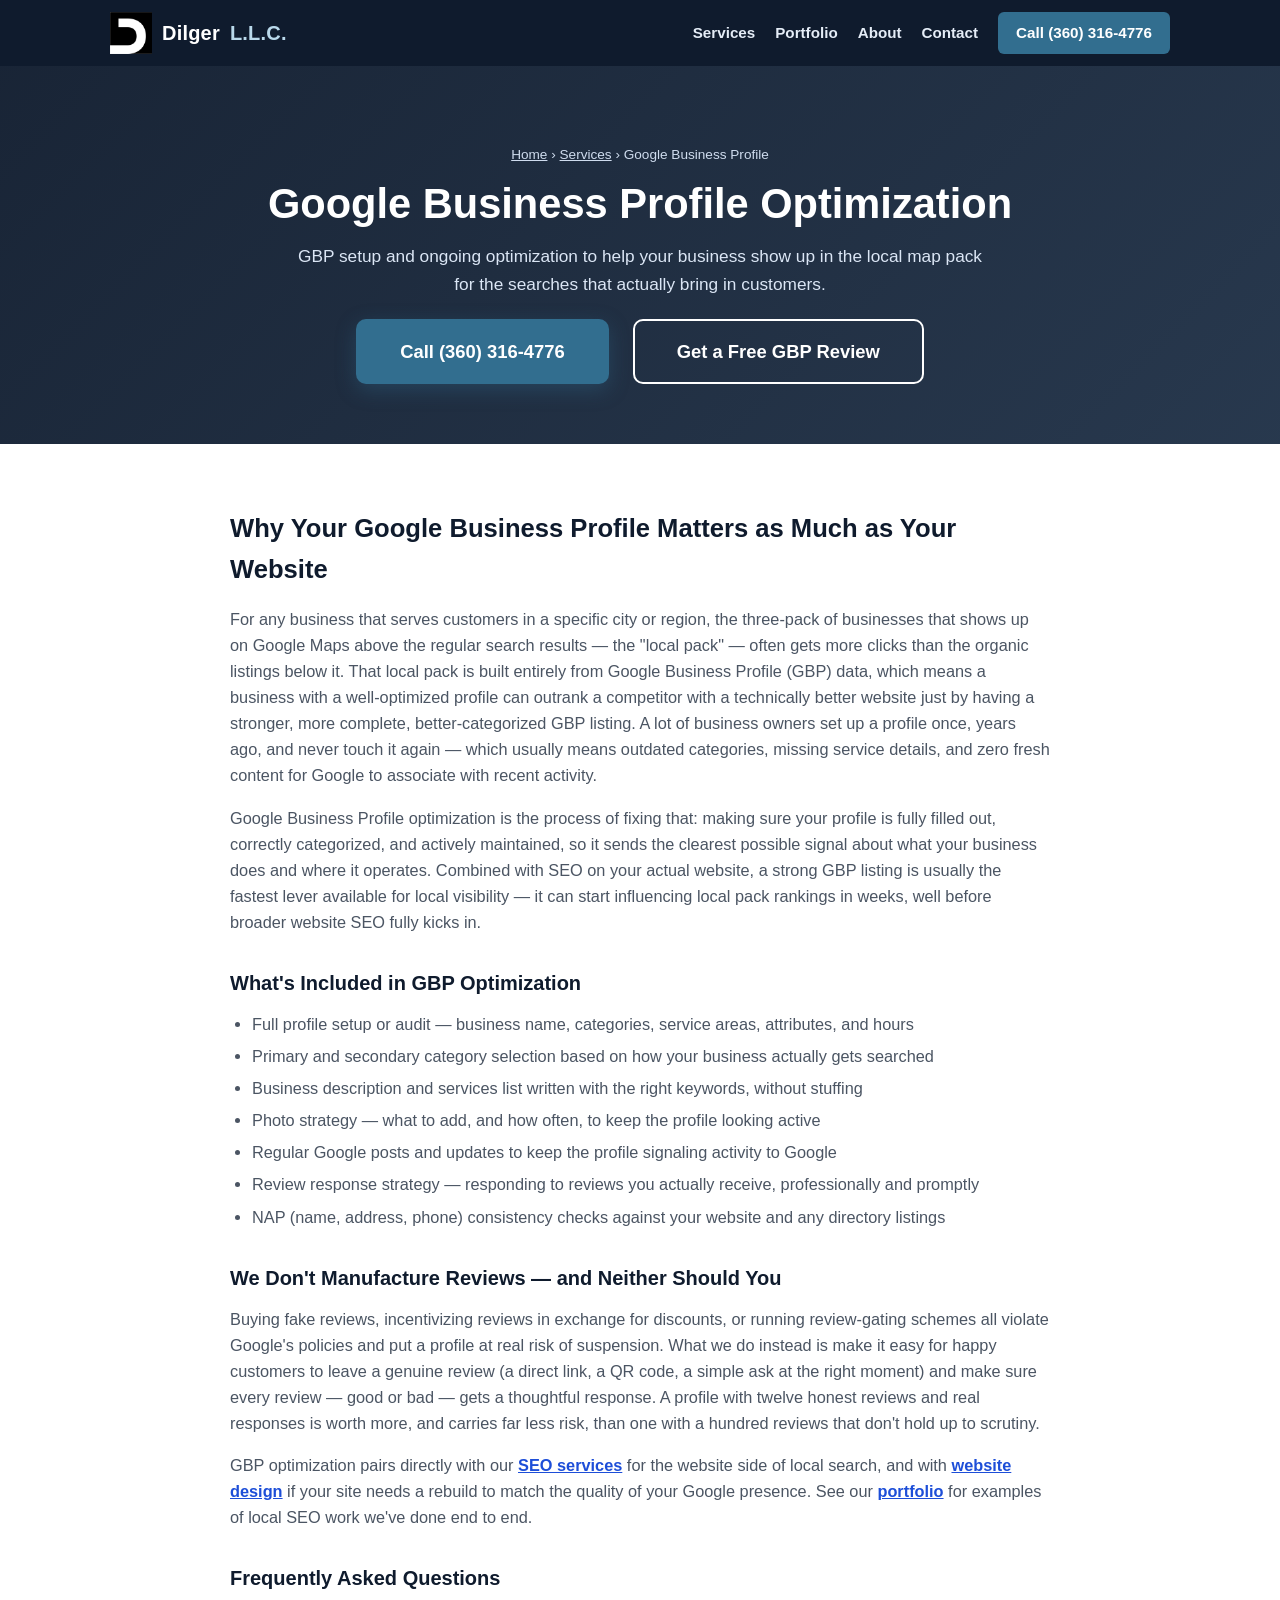
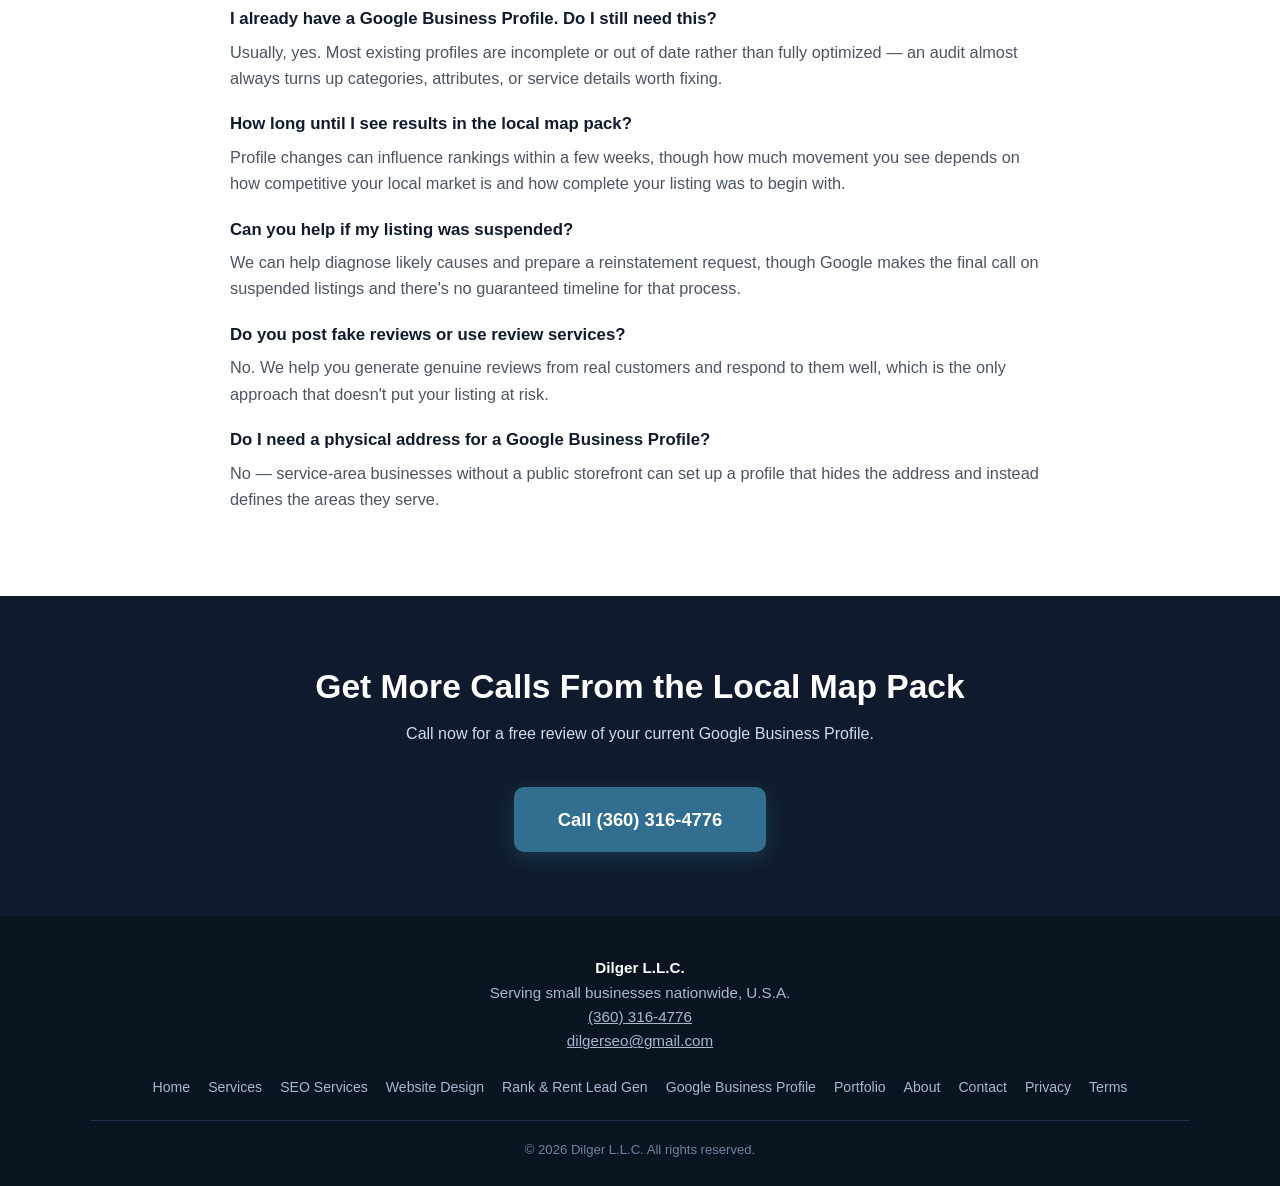
<file: google-business-profile.html>
<!DOCTYPE html>
<html lang="en">
<head>
<meta charset="UTF-8">
<meta name="viewport" content="width=device-width, initial-scale=1.0">

<script async src="https://www.googletagmanager.com/gtag/js?id=G-BYFMXBLGSC"></script>
<script>
  window.dataLayer = window.dataLayer || [];
  function gtag(){dataLayer.push(arguments);}
  gtag('js', new Date());
  gtag('config', 'G-BYFMXBLGSC');
</script>

<title>Google Business Profile Optimization | Dilger L.L.C.</title>
<meta name="description" content="GBP setup and optimization to help your business show up in the Google local map pack for the searches that matter most.">
<link rel="canonical" href="https://dilgerllc.com/google-business-profile.html">

<meta property="og:type" content="website">
<meta property="og:title" content="Google Business Profile Optimization | Dilger L.L.C.">
<meta property="og:description" content="GBP setup and optimization so your business shows up in the local map pack.">
<meta property="og:url" content="https://dilgerllc.com/google-business-profile.html">
<meta property="og:image" content="https://dilgerllc.com/images/og-image.png">
<meta property="og:locale" content="en_US">
<meta property="og:site_name" content="Dilger L.L.C.">
<meta property="og:image:width" content="1200">
<meta property="og:image:height" content="630">
<meta property="og:image:alt" content="Dilger L.L.C. SEO and website design services">

<meta name="twitter:card" content="summary_large_image">
<meta name="twitter:title" content="Google Business Profile Optimization | Dilger L.L.C.">
<meta name="twitter:description" content="GBP setup and optimization so your business shows up in the local map pack.">
<meta name="twitter:image" content="https://dilgerllc.com/images/og-image.png">
<meta name="twitter:image:alt" content="Dilger L.L.C. SEO and website design services">

<meta name="theme-color" content="#0f1b2d">
<link rel="icon" href="/favicon.ico" sizes="48x48">
<link rel="icon" href="/favicon-96x96.png" type="image/png" sizes="96x96">
<link rel="icon" href="/favicon-192x192.png" type="image/png" sizes="192x192">
<link rel="apple-touch-icon" href="/apple-touch-icon.png">

<script type="application/ld+json">
{
  "@context": "https://schema.org",
  "@type": "Service",
  "serviceType": "Google Business Profile Management",
  "provider": { "@type": "ProfessionalService", "name": "Dilger L.L.C.", "telephone": "+1-360-316-4776" },
  "areaServed": { "@type": "Country", "name": "United States" },
  "url": "https://dilgerllc.com/google-business-profile.html",
  "description": "GBP setup and optimization to help your business show up in the Google local map pack for the searches that matter most."
}
</script>
<script type="application/ld+json">
{
  "@context": "https://schema.org",
  "@type": "BreadcrumbList",
  "itemListElement": [
    { "@type": "ListItem", "position": 1, "name": "Home", "item": "https://dilgerllc.com/" },
    { "@type": "ListItem", "position": 2, "name": "Services", "item": "https://dilgerllc.com/services.html" },
    { "@type": "ListItem", "position": 3, "name": "Google Business Profile", "item": "https://dilgerllc.com/google-business-profile.html" }
  ]
}
</script>
<link rel="stylesheet" href="css/main.css">
</head>
<body>
<a class="skip-link" href="#top">Skip to main content</a>

<header class="site-header">
  <div class="header-inner">
    <a href="/" class="brand">
      <img class="brand-logo" src="images/logo-icon.png" alt="" width="42" height="42">
      Dilger <span>L.L.C.</span>
    </a>
    <button class="nav-toggle" id="navToggle" aria-label="Toggle navigation" aria-controls="mainNav" aria-expanded="false">&#9776;</button>
    <nav class="main-nav" id="mainNav" aria-label="Main">
      <a href="services.html">Services</a>
      <a href="portfolio.html">Portfolio</a>
      <a href="about.html">About</a>
      <a href="contact.html">Contact</a>
      <a href="tel:+13603164776" class="call-btn" onclick="trackCall('header_phone_button')">Call (360) 316-4776</a>
    </nav>
  </div>
</header>

<main id="top">

  <section class="page-hero">
    <div class="container">
      <p class="breadcrumb"><a href="/">Home</a> &rsaquo; <a href="services.html">Services</a> &rsaquo; Google Business Profile</p>
      <h1>Google Business Profile Optimization</h1>
      <p class="subhead">GBP setup and ongoing optimization to help your business show up in the local map pack for the searches that actually bring in customers.</p>
      <div class="hero-ctas">
        <a href="tel:+13603164776" class="btn-primary" onclick="trackCall('service_page_phone_button')">Call (360) 316-4776</a>
        <a href="contact.html" class="btn-secondary">Get a Free GBP Review</a>
      </div>
    </div>
  </section>

  <section class="content-section">
    <div class="container">
      <h2>Why Your Google Business Profile Matters as Much as Your Website</h2>
      <p>For any business that serves customers in a specific city or region, the three-pack of businesses that shows up on Google Maps above the regular search results &mdash; the "local pack" &mdash; often gets more clicks than the organic listings below it. That local pack is built entirely from Google Business Profile (GBP) data, which means a business with a well-optimized profile can outrank a competitor with a technically better website just by having a stronger, more complete, better-categorized GBP listing. A lot of business owners set up a profile once, years ago, and never touch it again &mdash; which usually means outdated categories, missing service details, and zero fresh content for Google to associate with recent activity.</p>
      <p>Google Business Profile optimization is the process of fixing that: making sure your profile is fully filled out, correctly categorized, and actively maintained, so it sends the clearest possible signal about what your business does and where it operates. Combined with SEO on your actual website, a strong GBP listing is usually the fastest lever available for local visibility &mdash; it can start influencing local pack rankings in weeks, well before broader website SEO fully kicks in.</p>

      <h3>What's Included in GBP Optimization</h3>
      <ul>
        <li>Full profile setup or audit &mdash; business name, categories, service areas, attributes, and hours</li>
        <li>Primary and secondary category selection based on how your business actually gets searched</li>
        <li>Business description and services list written with the right keywords, without stuffing</li>
        <li>Photo strategy &mdash; what to add, and how often, to keep the profile looking active</li>
        <li>Regular Google posts and updates to keep the profile signaling activity to Google</li>
        <li>Review response strategy &mdash; responding to reviews you actually receive, professionally and promptly</li>
        <li>NAP (name, address, phone) consistency checks against your website and any directory listings</li>
      </ul>

      <h3>We Don't Manufacture Reviews &mdash; and Neither Should You</h3>
      <p>Buying fake reviews, incentivizing reviews in exchange for discounts, or running review-gating schemes all violate Google's policies and put a profile at real risk of suspension. What we do instead is make it easy for happy customers to leave a genuine review (a direct link, a QR code, a simple ask at the right moment) and make sure every review &mdash; good or bad &mdash; gets a thoughtful response. A profile with twelve honest reviews and real responses is worth more, and carries far less risk, than one with a hundred reviews that don't hold up to scrutiny.</p>
      <p>GBP optimization pairs directly with our <a href="seo-services.html">SEO services</a> for the website side of local search, and with <a href="website-design.html">website design</a> if your site needs a rebuild to match the quality of your Google presence. See our <a href="portfolio.html">portfolio</a> for examples of local SEO work we've done end to end.</p>

      <h3>Frequently Asked Questions</h3>
      <div class="faq-item">
        <h4>I already have a Google Business Profile. Do I still need this?</h4>
        <p>Usually, yes. Most existing profiles are incomplete or out of date rather than fully optimized &mdash; an audit almost always turns up categories, attributes, or service details worth fixing.</p>
      </div>
      <div class="faq-item">
        <h4>How long until I see results in the local map pack?</h4>
        <p>Profile changes can influence rankings within a few weeks, though how much movement you see depends on how competitive your local market is and how complete your listing was to begin with.</p>
      </div>
      <div class="faq-item">
        <h4>Can you help if my listing was suspended?</h4>
        <p>We can help diagnose likely causes and prepare a reinstatement request, though Google makes the final call on suspended listings and there's no guaranteed timeline for that process.</p>
      </div>
      <div class="faq-item">
        <h4>Do you post fake reviews or use review services?</h4>
        <p>No. We help you generate genuine reviews from real customers and respond to them well, which is the only approach that doesn't put your listing at risk.</p>
      </div>
      <div class="faq-item">
        <h4>Do I need a physical address for a Google Business Profile?</h4>
        <p>No &mdash; service-area businesses without a public storefront can set up a profile that hides the address and instead defines the areas they serve.</p>
      </div>
    </div>
  </section>

  <section class="cta-section">
    <div class="container">
      <h2 class="section-title">Get More Calls From the Local Map Pack</h2>
      <p class="section-sub">Call now for a free review of your current Google Business Profile.</p>
      <a href="tel:+13603164776" class="btn-primary" onclick="trackCall('final_cta_phone_button')">Call (360) 316-4776</a>
    </div>
  </section>

</main>

<footer class="site-footer">
  <div class="footer-inner">
    <div class="footer-nap">
      <strong>Dilger L.L.C.</strong><br>
      Serving small businesses nationwide, U.S.A.<br>
      <a href="tel:+13603164776" onclick="trackCall('footer_phone_button')">(360) 316-4776</a><br>
      <a href="mailto:dilgerseo@gmail.com">dilgerseo@gmail.com</a>
    </div>

    <nav class="footer-sitemap" aria-label="Site links">
      <a href="/">Home</a>
      <a href="services.html">Services</a>
      <a href="seo-services.html">SEO Services</a>
      <a href="website-design.html">Website Design</a>
      <a href="rank-and-rent.html">Rank &amp; Rent Lead Gen</a>
      <a href="google-business-profile.html">Google Business Profile</a>
      <a href="portfolio.html">Portfolio</a>
      <a href="about.html">About</a>
      <a href="contact.html">Contact</a>
      <a href="privacy.html">Privacy</a>
      <a href="terms.html">Terms</a>
    </nav>

    <div class="footer-bottom">
      &copy; <span id="year">2026</span> Dilger L.L.C. All rights reserved.
    </div>
  </div>
</footer>

<script src="js/main.js" defer></script>
</body>
</html>
</file>
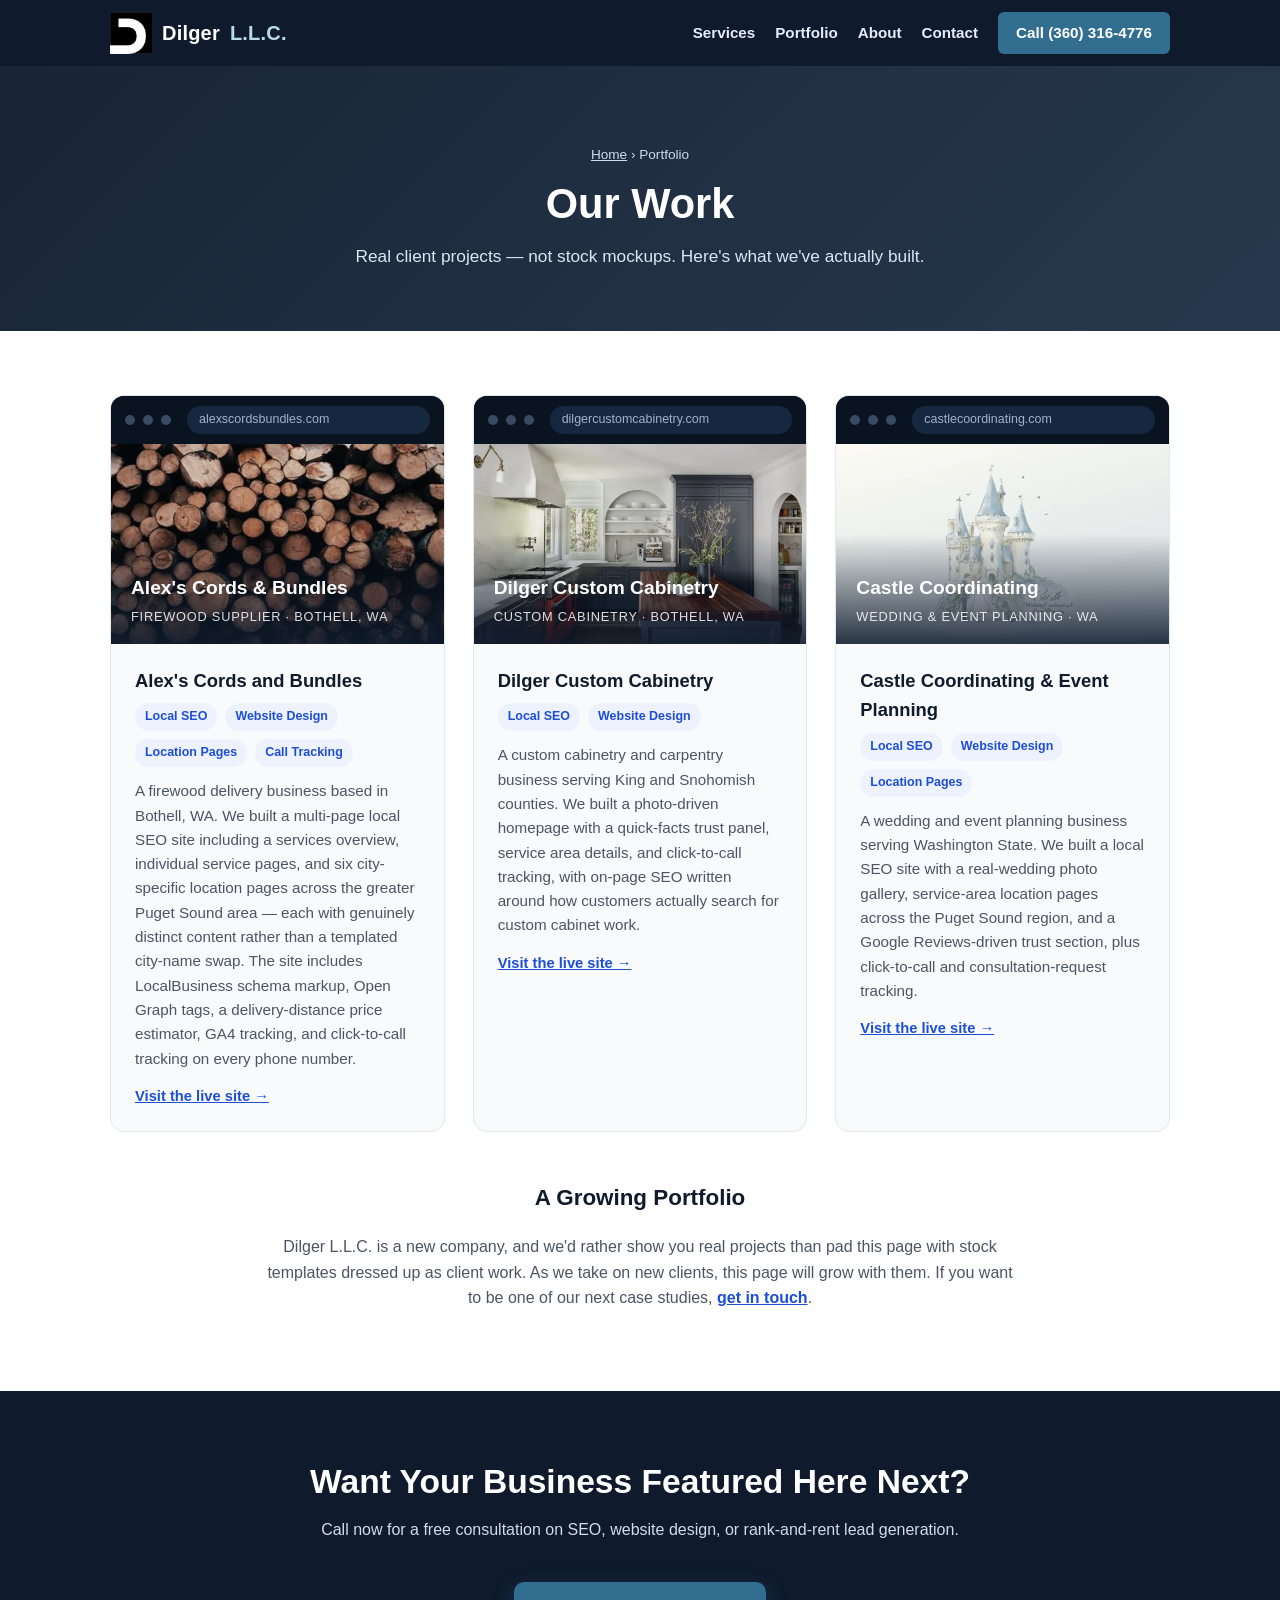
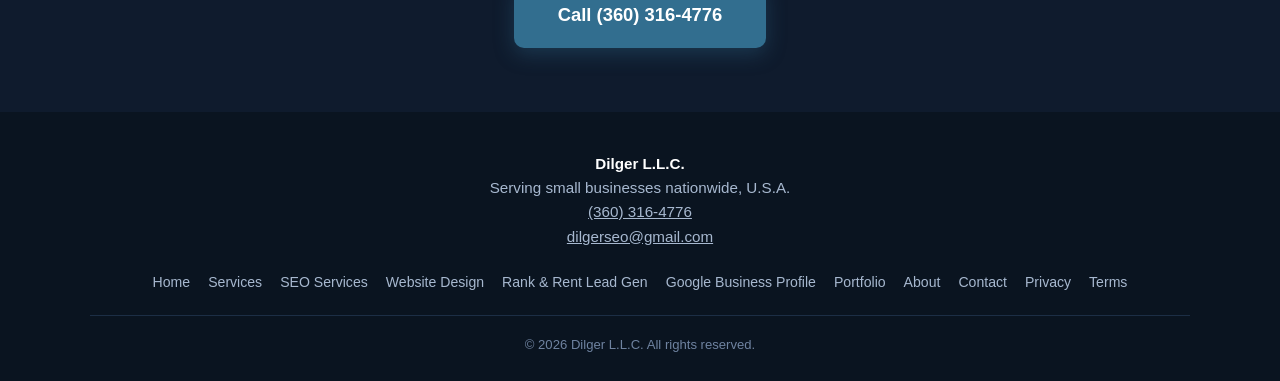
<file: portfolio.html>
<!DOCTYPE html>
<html lang="en">
<head>
<meta charset="UTF-8">
<meta name="viewport" content="width=device-width, initial-scale=1.0">

<script async src="https://www.googletagmanager.com/gtag/js?id=G-BYFMXBLGSC"></script>
<script>
  window.dataLayer = window.dataLayer || [];
  function gtag(){dataLayer.push(arguments);}
  gtag('js', new Date());
  gtag('config', 'G-BYFMXBLGSC');
</script>

<title>Our Work: Client Websites &amp; Projects | Dilger L.L.C.</title>
<meta name="description" content="See real websites Dilger L.L.C. has built and optimized, including Alex's Cords and Bundles, Dilger Custom Cabinetry, and Castle Coordinating.">
<link rel="canonical" href="https://dilgerllc.com/portfolio.html">

<meta property="og:type" content="website">
<meta property="og:title" content="Our Work: Client Websites &amp; Projects | Dilger L.L.C.">
<meta property="og:description" content="Real websites Dilger L.L.C. has built and optimized for clients.">
<meta property="og:url" content="https://dilgerllc.com/portfolio.html">
<meta property="og:image" content="https://dilgerllc.com/images/og-image.png">
<meta property="og:locale" content="en_US">
<meta property="og:site_name" content="Dilger L.L.C.">
<meta property="og:image:width" content="1200">
<meta property="og:image:height" content="630">
<meta property="og:image:alt" content="Dilger L.L.C. SEO and website design services">

<meta name="twitter:card" content="summary_large_image">
<meta name="twitter:title" content="Our Work | Dilger L.L.C.">
<meta name="twitter:description" content="Real websites we've built and optimized for clients.">
<meta name="twitter:image" content="https://dilgerllc.com/images/og-image.png">
<meta name="twitter:image:alt" content="Dilger L.L.C. SEO and website design services">

<meta name="theme-color" content="#0f1b2d">
<link rel="icon" href="/favicon.ico" sizes="48x48">
<link rel="icon" href="/favicon-96x96.png" type="image/png" sizes="96x96">
<link rel="icon" href="/favicon-192x192.png" type="image/png" sizes="192x192">
<link rel="apple-touch-icon" href="/apple-touch-icon.png">

<script type="application/ld+json">
{
  "@context": "https://schema.org",
  "@type": "ProfessionalService",
  "name": "Dilger L.L.C.",
  "image": "https://dilgerllc.com/images/og-image.png",
  "telephone": "+1-360-316-4776",
  "email": "dilgerseo@gmail.com",
  "logo": "https://dilgerllc.com/images/logo-icon.png",
  "areaServed": { "@type": "Country", "name": "United States" },
  "url": "https://dilgerllc.com/portfolio.html",
  "description": "Real websites Dilger L.L.C. has built and optimized for clients, including Alex's Cords and Bundles, Dilger Custom Cabinetry, and Castle Coordinating."
}
</script>
<script type="application/ld+json">
{
  "@context": "https://schema.org",
  "@type": "BreadcrumbList",
  "itemListElement": [
    { "@type": "ListItem", "position": 1, "name": "Home", "item": "https://dilgerllc.com/" },
    { "@type": "ListItem", "position": 2, "name": "Portfolio", "item": "https://dilgerllc.com/portfolio.html" }
  ]
}
</script>
<link rel="stylesheet" href="css/main.css">
</head>
<body>
<a class="skip-link" href="#top">Skip to main content</a>

<header class="site-header">
  <div class="header-inner">
    <a href="/" class="brand">
      <img class="brand-logo" src="images/logo-icon.png" alt="" width="42" height="42">
      Dilger <span>L.L.C.</span>
    </a>
    <button class="nav-toggle" id="navToggle" aria-label="Toggle navigation" aria-controls="mainNav" aria-expanded="false">&#9776;</button>
    <nav class="main-nav" id="mainNav" aria-label="Main">
      <a href="services.html">Services</a>
      <a href="portfolio.html">Portfolio</a>
      <a href="about.html">About</a>
      <a href="contact.html">Contact</a>
      <a href="tel:+13603164776" class="call-btn" onclick="trackCall('header_phone_button')">Call (360) 316-4776</a>
    </nav>
  </div>
</header>

<main id="top">

  <section class="page-hero">
    <div class="container">
      <p class="breadcrumb"><a href="/">Home</a> &rsaquo; Portfolio</p>
      <h1>Our Work</h1>
      <p class="subhead">Real client projects &mdash; not stock mockups. Here's what we've actually built.</p>
    </div>
  </section>

  <section class="portfolio-section">
    <div class="container">
      <div class="portfolio-grid">
        <div class="portfolio-card">
          <div class="browser-mock">
            <div class="browser-bar"><span class="dot"></span><span class="dot"></span><span class="dot"></span><span class="url-pill">alexscordsbundles.com</span></div>
            <div class="mock-body">
              <picture><source type="image/webp" srcset="images/portfolio-alexscordsbundles.webp"><img class="mock-photo" src="images/portfolio-alexscordsbundles.jpg" alt="Stacked seasoned firewood, from the Alex's Cords and Bundles homepage" width="900" height="600" loading="lazy"></picture>
              <div class="mock-scrim"></div>
              <div class="mock-text">
                <div class="mock-name">Alex's Cords &amp; Bundles</div>
                <div class="mock-niche">Firewood Supplier &middot; Bothell, WA</div>
              </div>
            </div>
          </div>
          <div class="portfolio-body">
            <h3>Alex's Cords and Bundles</h3>
            <div class="portfolio-tags"><span>Local SEO</span><span>Website Design</span><span>Location Pages</span><span>Call Tracking</span></div>
            <p>A firewood delivery business based in Bothell, WA. We built a multi-page local SEO site including a services overview, individual service pages, and six city-specific location pages across the greater Puget Sound area &mdash; each with genuinely distinct content rather than a templated city-name swap. The site includes LocalBusiness schema markup, Open Graph tags, a delivery-distance price estimator, GA4 tracking, and click-to-call tracking on every phone number.</p>
            <a class="portfolio-link" href="https://www.alexscordsbundles.com/" target="_blank" rel="noopener noreferrer" onclick="trackOutbound('portfolio_alexs_link')">Visit the live site &rarr;</a>
          </div>
        </div>
        <div class="portfolio-card">
          <div class="browser-mock">
            <div class="browser-bar"><span class="dot"></span><span class="dot"></span><span class="dot"></span><span class="url-pill">dilgercustomcabinetry.com</span></div>
            <div class="mock-body">
              <picture><source type="image/webp" srcset="images/portfolio-dilgercustomcabinetry.webp"><img class="mock-photo" src="images/portfolio-dilgercustomcabinetry.jpg" alt="Custom navy kitchen cabinetry, from the Dilger Custom Cabinetry homepage" width="900" height="600" loading="lazy"></picture>
              <div class="mock-scrim"></div>
              <div class="mock-text">
                <div class="mock-name">Dilger Custom Cabinetry</div>
                <div class="mock-niche">Custom Cabinetry &middot; Bothell, WA</div>
              </div>
            </div>
          </div>
          <div class="portfolio-body">
            <h3>Dilger Custom Cabinetry</h3>
            <div class="portfolio-tags"><span>Local SEO</span><span>Website Design</span></div>
            <p>A custom cabinetry and carpentry business serving King and Snohomish counties. We built a photo-driven homepage with a quick-facts trust panel, service area details, and click-to-call tracking, with on-page SEO written around how customers actually search for custom cabinet work.</p>
            <a class="portfolio-link" href="https://dilgercustomcabinetry.com/" target="_blank" rel="noopener noreferrer" onclick="trackOutbound('portfolio_cabinetry_link')">Visit the live site &rarr;</a>
          </div>
        </div>
        <div class="portfolio-card">
          <div class="browser-mock">
            <div class="browser-bar"><span class="dot"></span><span class="dot"></span><span class="dot"></span><span class="url-pill">castlecoordinating.com</span></div>
            <div class="mock-body">
              <picture><source type="image/webp" srcset="images/portfolio-castlecoordinating.webp"><img class="mock-photo" src="images/portfolio-castlecoordinating.jpg" alt="Castle Coordinating and Event Planning logo illustration, from their homepage" width="900" height="600" loading="lazy"></picture>
              <div class="mock-scrim"></div>
              <div class="mock-text">
                <div class="mock-name">Castle Coordinating</div>
                <div class="mock-niche">Wedding &amp; Event Planning &middot; WA</div>
              </div>
            </div>
          </div>
          <div class="portfolio-body">
            <h3>Castle Coordinating &amp; Event Planning</h3>
            <div class="portfolio-tags"><span>Local SEO</span><span>Website Design</span><span>Location Pages</span></div>
            <p>A wedding and event planning business serving Washington State. We built a local SEO site with a real-wedding photo gallery, service-area location pages across the Puget Sound region, and a Google Reviews-driven trust section, plus click-to-call and consultation-request tracking.</p>
            <a class="portfolio-link" href="https://www.castlecoordinating.com/" target="_blank" rel="noopener noreferrer" onclick="trackOutbound('portfolio_castle_link')">Visit the live site &rarr;</a>
          </div>
        </div>
      </div>

      <div style="max-width:760px; margin:48px auto 0; text-align:center;">
        <h2 style="color:var(--brand-dark); font-size:1.4rem;">A Growing Portfolio</h2>
        <p style="color:var(--text-muted);">Dilger L.L.C. is a new company, and we'd rather show you real projects than pad this page with stock templates dressed up as client work. As we take on new clients, this page will grow with them. If you want to be one of our next case studies, <a href="contact.html" style="color:var(--brand-primary-dark); font-weight:600;">get in touch</a>.</p>
      </div>
    </div>
  </section>

  <section class="cta-section">
    <div class="container">
      <h2 class="section-title">Want Your Business Featured Here Next?</h2>
      <p class="section-sub">Call now for a free consultation on SEO, website design, or rank-and-rent lead generation.</p>
      <a href="tel:+13603164776" class="btn-primary" onclick="trackCall('final_cta_phone_button')">Call (360) 316-4776</a>
    </div>
  </section>

</main>

<footer class="site-footer">
  <div class="footer-inner">
    <div class="footer-nap">
      <strong>Dilger L.L.C.</strong><br>
      Serving small businesses nationwide, U.S.A.<br>
      <a href="tel:+13603164776" onclick="trackCall('footer_phone_button')">(360) 316-4776</a><br>
      <a href="mailto:dilgerseo@gmail.com">dilgerseo@gmail.com</a>
    </div>

    <nav class="footer-sitemap" aria-label="Site links">
      <a href="/">Home</a>
      <a href="services.html">Services</a>
      <a href="seo-services.html">SEO Services</a>
      <a href="website-design.html">Website Design</a>
      <a href="rank-and-rent.html">Rank &amp; Rent Lead Gen</a>
      <a href="google-business-profile.html">Google Business Profile</a>
      <a href="portfolio.html">Portfolio</a>
      <a href="about.html">About</a>
      <a href="contact.html">Contact</a>
      <a href="privacy.html">Privacy</a>
      <a href="terms.html">Terms</a>
    </nav>

    <div class="footer-bottom">
      &copy; <span id="year">2026</span> Dilger L.L.C. All rights reserved.
    </div>
  </div>
</footer>

<script src="js/main.js" defer></script>
</body>
</html>
</file>
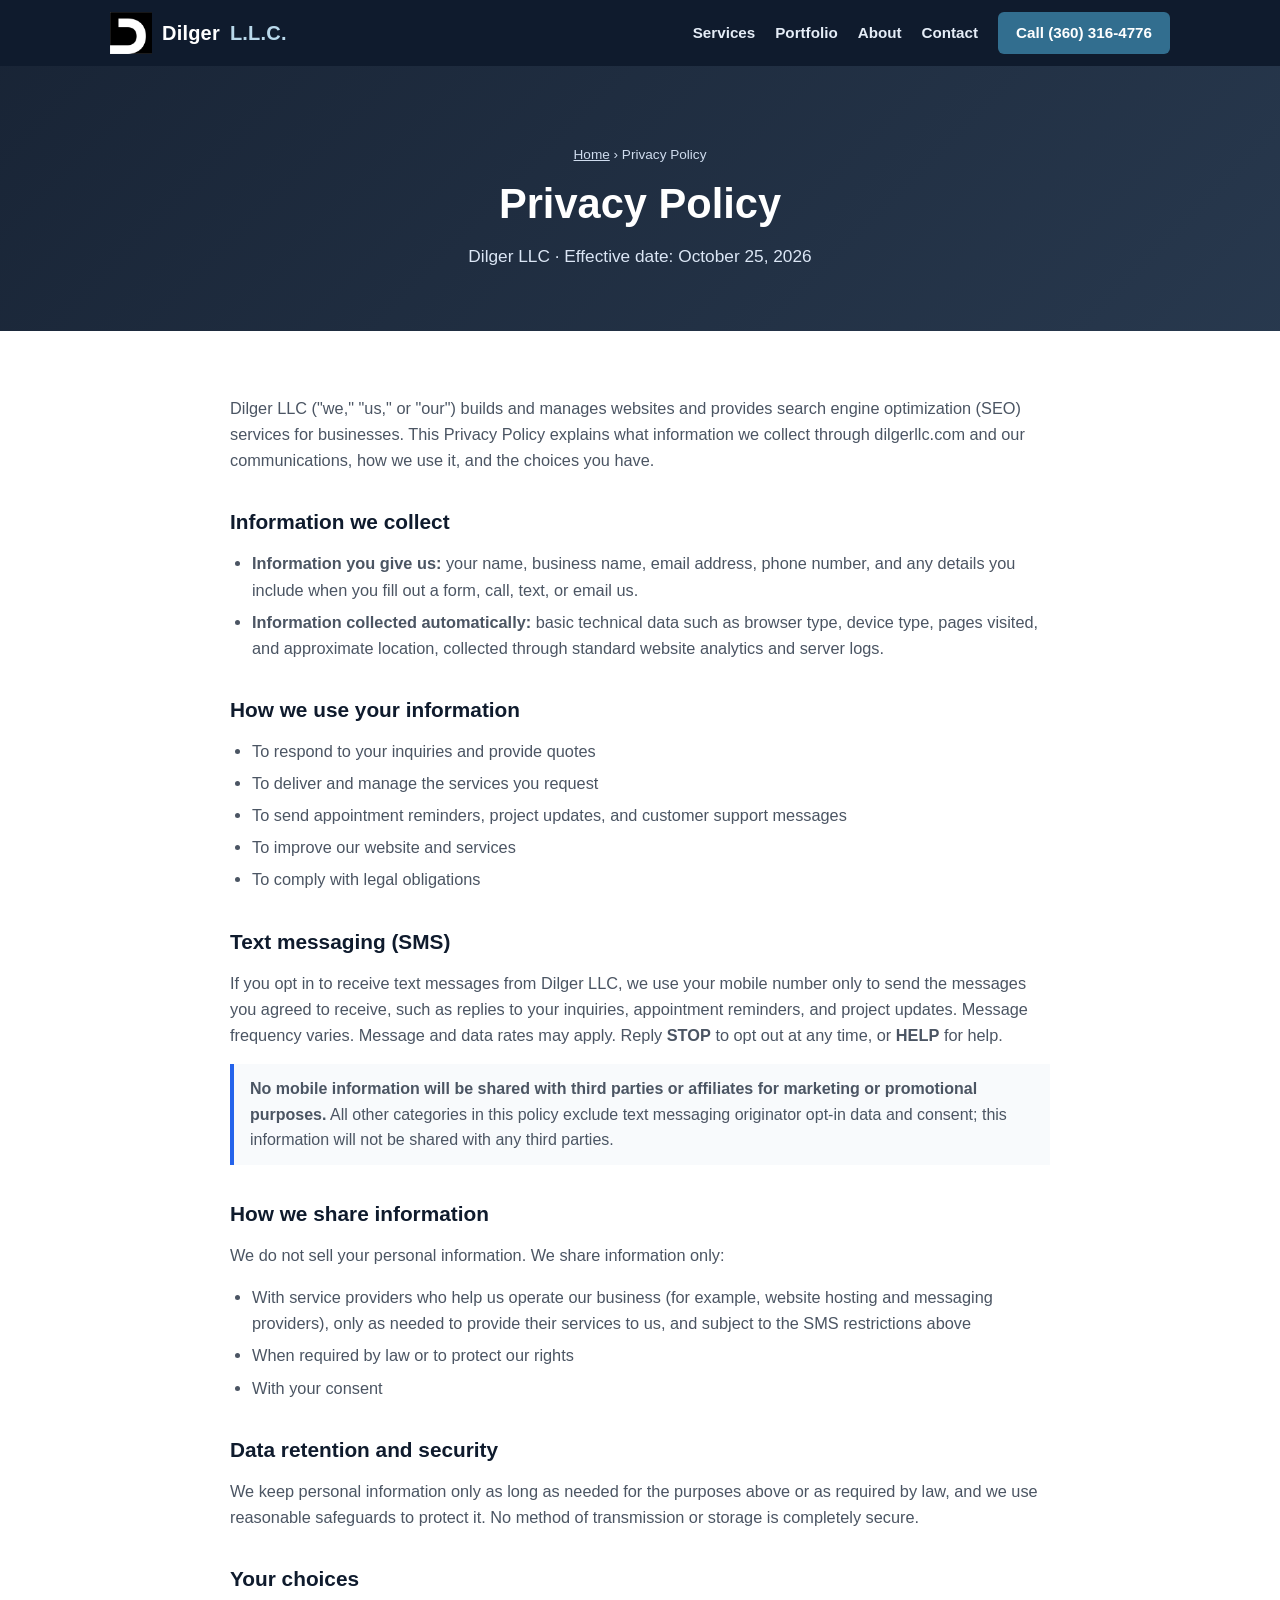
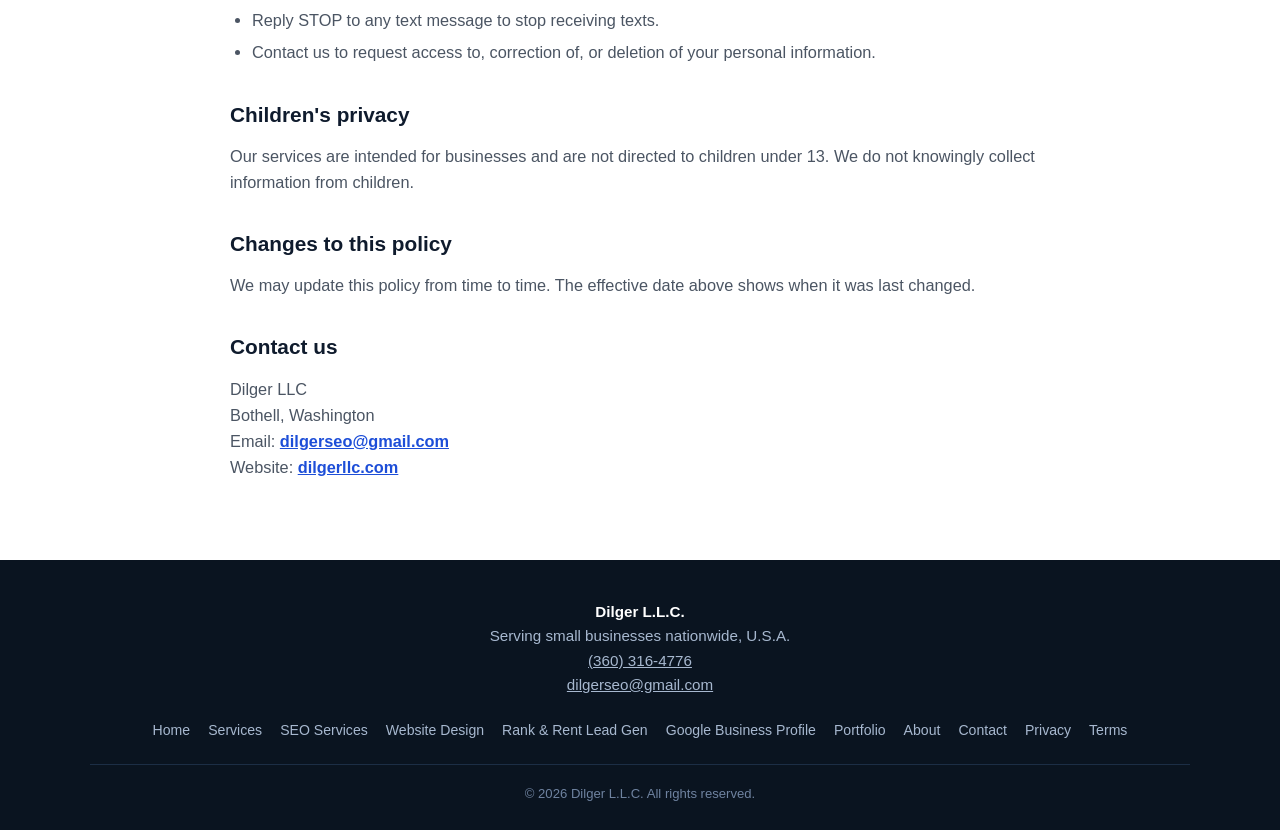
<file: privacy.html>
<!DOCTYPE html>
<html lang="en">
<head>
<meta charset="UTF-8">
<meta name="viewport" content="width=device-width, initial-scale=1.0">

<script async src="https://www.googletagmanager.com/gtag/js?id=G-BYFMXBLGSC"></script>
<script>
  window.dataLayer = window.dataLayer || [];
  function gtag(){dataLayer.push(arguments);}
  gtag('js', new Date());
  gtag('config', 'G-BYFMXBLGSC');
</script>

<title>Privacy Policy | Dilger L.L.C.</title>
<meta name="description" content="How Dilger L.L.C. collects, uses, and protects your information, including website analytics and text message (SMS) consent.">
<link rel="canonical" href="https://dilgerllc.com/privacy.html">

<meta property="og:type" content="website">
<meta property="og:title" content="Privacy Policy | Dilger L.L.C.">
<meta property="og:description" content="How Dilger L.L.C. collects, uses, and protects your information, including website analytics and text message (SMS) consent.">
<meta property="og:url" content="https://dilgerllc.com/privacy.html">
<meta property="og:image" content="https://dilgerllc.com/images/og-image.png">
<meta property="og:locale" content="en_US">
<meta property="og:site_name" content="Dilger L.L.C.">
<meta property="og:image:width" content="1200">
<meta property="og:image:height" content="630">
<meta property="og:image:alt" content="Dilger L.L.C. SEO and website design services">

<meta name="twitter:card" content="summary_large_image">
<meta name="twitter:title" content="Privacy Policy | Dilger L.L.C.">
<meta name="twitter:description" content="How Dilger L.L.C. collects, uses, and protects your information.">
<meta name="twitter:image" content="https://dilgerllc.com/images/og-image.png">
<meta name="twitter:image:alt" content="Dilger L.L.C. SEO and website design services">

<meta name="theme-color" content="#0f1b2d">
<link rel="icon" href="/favicon.ico" sizes="48x48">
<link rel="icon" href="/favicon-96x96.png" type="image/png" sizes="96x96">
<link rel="icon" href="/favicon-192x192.png" type="image/png" sizes="192x192">
<link rel="apple-touch-icon" href="/apple-touch-icon.png">
<script type="application/ld+json">
{
  "@context": "https://schema.org",
  "@type": "BreadcrumbList",
  "itemListElement": [
    { "@type": "ListItem", "position": 1, "name": "Home", "item": "https://dilgerllc.com/" },
    { "@type": "ListItem", "position": 2, "name": "Privacy Policy", "item": "https://dilgerllc.com/privacy.html" }
  ]
}
</script>
<link rel="stylesheet" href="css/main.css">
</head>
<body>
<a class="skip-link" href="#top">Skip to main content</a>

<header class="site-header">
  <div class="header-inner">
    <a href="/" class="brand">
      <img class="brand-logo" src="images/logo-icon.png" alt="" width="42" height="42">
      Dilger <span>L.L.C.</span>
    </a>
    <button class="nav-toggle" id="navToggle" aria-label="Toggle navigation" aria-controls="mainNav" aria-expanded="false">&#9776;</button>
    <nav class="main-nav" id="mainNav" aria-label="Main">
      <a href="services.html">Services</a>
      <a href="portfolio.html">Portfolio</a>
      <a href="about.html">About</a>
      <a href="contact.html">Contact</a>
      <a href="tel:+13603164776" class="call-btn" onclick="trackCall('header_phone_button')">Call (360) 316-4776</a>
    </nav>
  </div>
</header>

<main id="top">

  <section class="page-hero">
    <div class="container">
      <p class="breadcrumb"><a href="/">Home</a> &rsaquo; Privacy Policy</p>
      <h1>Privacy Policy</h1>
      <p class="subhead">Dilger LLC &middot; Effective date: October 25, 2026</p>
    </div>
  </section>

  <section class="content-section legal">
    <div class="container">
      <p>Dilger LLC ("we," "us," or "our") builds and manages websites and provides search engine optimization (SEO) services for businesses. This Privacy Policy explains what information we collect through dilgerllc.com and our communications, how we use it, and the choices you have.</p>

      <h2>Information we collect</h2>
      <ul>
        <li><strong>Information you give us:</strong> your name, business name, email address, phone number, and any details you include when you fill out a form, call, text, or email us.</li>
        <li><strong>Information collected automatically:</strong> basic technical data such as browser type, device type, pages visited, and approximate location, collected through standard website analytics and server logs.</li>
      </ul>

      <h2>How we use your information</h2>
      <ul>
        <li>To respond to your inquiries and provide quotes</li>
        <li>To deliver and manage the services you request</li>
        <li>To send appointment reminders, project updates, and customer support messages</li>
        <li>To improve our website and services</li>
        <li>To comply with legal obligations</li>
      </ul>

      <h2>Text messaging (SMS)</h2>
      <p>If you opt in to receive text messages from Dilger LLC, we use your mobile number only to send the messages you agreed to receive, such as replies to your inquiries, appointment reminders, and project updates. Message frequency varies. Message and data rates may apply. Reply <strong>STOP</strong> to opt out at any time, or <strong>HELP</strong> for help.</p>
      <div class="box">
        <strong>No mobile information will be shared with third parties or affiliates for marketing or promotional purposes.</strong> All other categories in this policy exclude text messaging originator opt-in data and consent; this information will not be shared with any third parties.
      </div>

      <h2>How we share information</h2>
      <p>We do not sell your personal information. We share information only:</p>
      <ul>
        <li>With service providers who help us operate our business (for example, website hosting and messaging providers), only as needed to provide their services to us, and subject to the SMS restrictions above</li>
        <li>When required by law or to protect our rights</li>
        <li>With your consent</li>
      </ul>

      <h2>Data retention and security</h2>
      <p>We keep personal information only as long as needed for the purposes above or as required by law, and we use reasonable safeguards to protect it. No method of transmission or storage is completely secure.</p>

      <h2>Your choices</h2>
      <ul>
        <li>Reply STOP to any text message to stop receiving texts.</li>
        <li>Contact us to request access to, correction of, or deletion of your personal information.</li>
      </ul>

      <h2>Children's privacy</h2>
      <p>Our services are intended for businesses and are not directed to children under 13. We do not knowingly collect information from children.</p>

      <h2>Changes to this policy</h2>
      <p>We may update this policy from time to time. The effective date above shows when it was last changed.</p>

      <h2>Contact us</h2>
      <p>Dilger LLC<br>Bothell, Washington<br>Email: <a href="mailto:dilgerseo@gmail.com">dilgerseo@gmail.com</a><br>Website: <a href="https://dilgerllc.com">dilgerllc.com</a></p>
    </div>
  </section>

</main>

<footer class="site-footer">
  <div class="footer-inner">
    <div class="footer-nap">
      <strong>Dilger L.L.C.</strong><br>
      Serving small businesses nationwide, U.S.A.<br>
      <a href="tel:+13603164776" onclick="trackCall('footer_phone_button')">(360) 316-4776</a><br>
      <a href="mailto:dilgerseo@gmail.com">dilgerseo@gmail.com</a>
    </div>

    <nav class="footer-sitemap" aria-label="Site links">
      <a href="/">Home</a>
      <a href="services.html">Services</a>
      <a href="seo-services.html">SEO Services</a>
      <a href="website-design.html">Website Design</a>
      <a href="rank-and-rent.html">Rank &amp; Rent Lead Gen</a>
      <a href="google-business-profile.html">Google Business Profile</a>
      <a href="portfolio.html">Portfolio</a>
      <a href="about.html">About</a>
      <a href="contact.html">Contact</a>
      <a href="privacy.html">Privacy</a>
      <a href="terms.html">Terms</a>
    </nav>

    <div class="footer-bottom">
      &copy; <span id="year">2026</span> Dilger L.L.C. All rights reserved.
    </div>
  </div>
</footer>

<script src="js/main.js" defer></script>
</body>
</html>
</file>
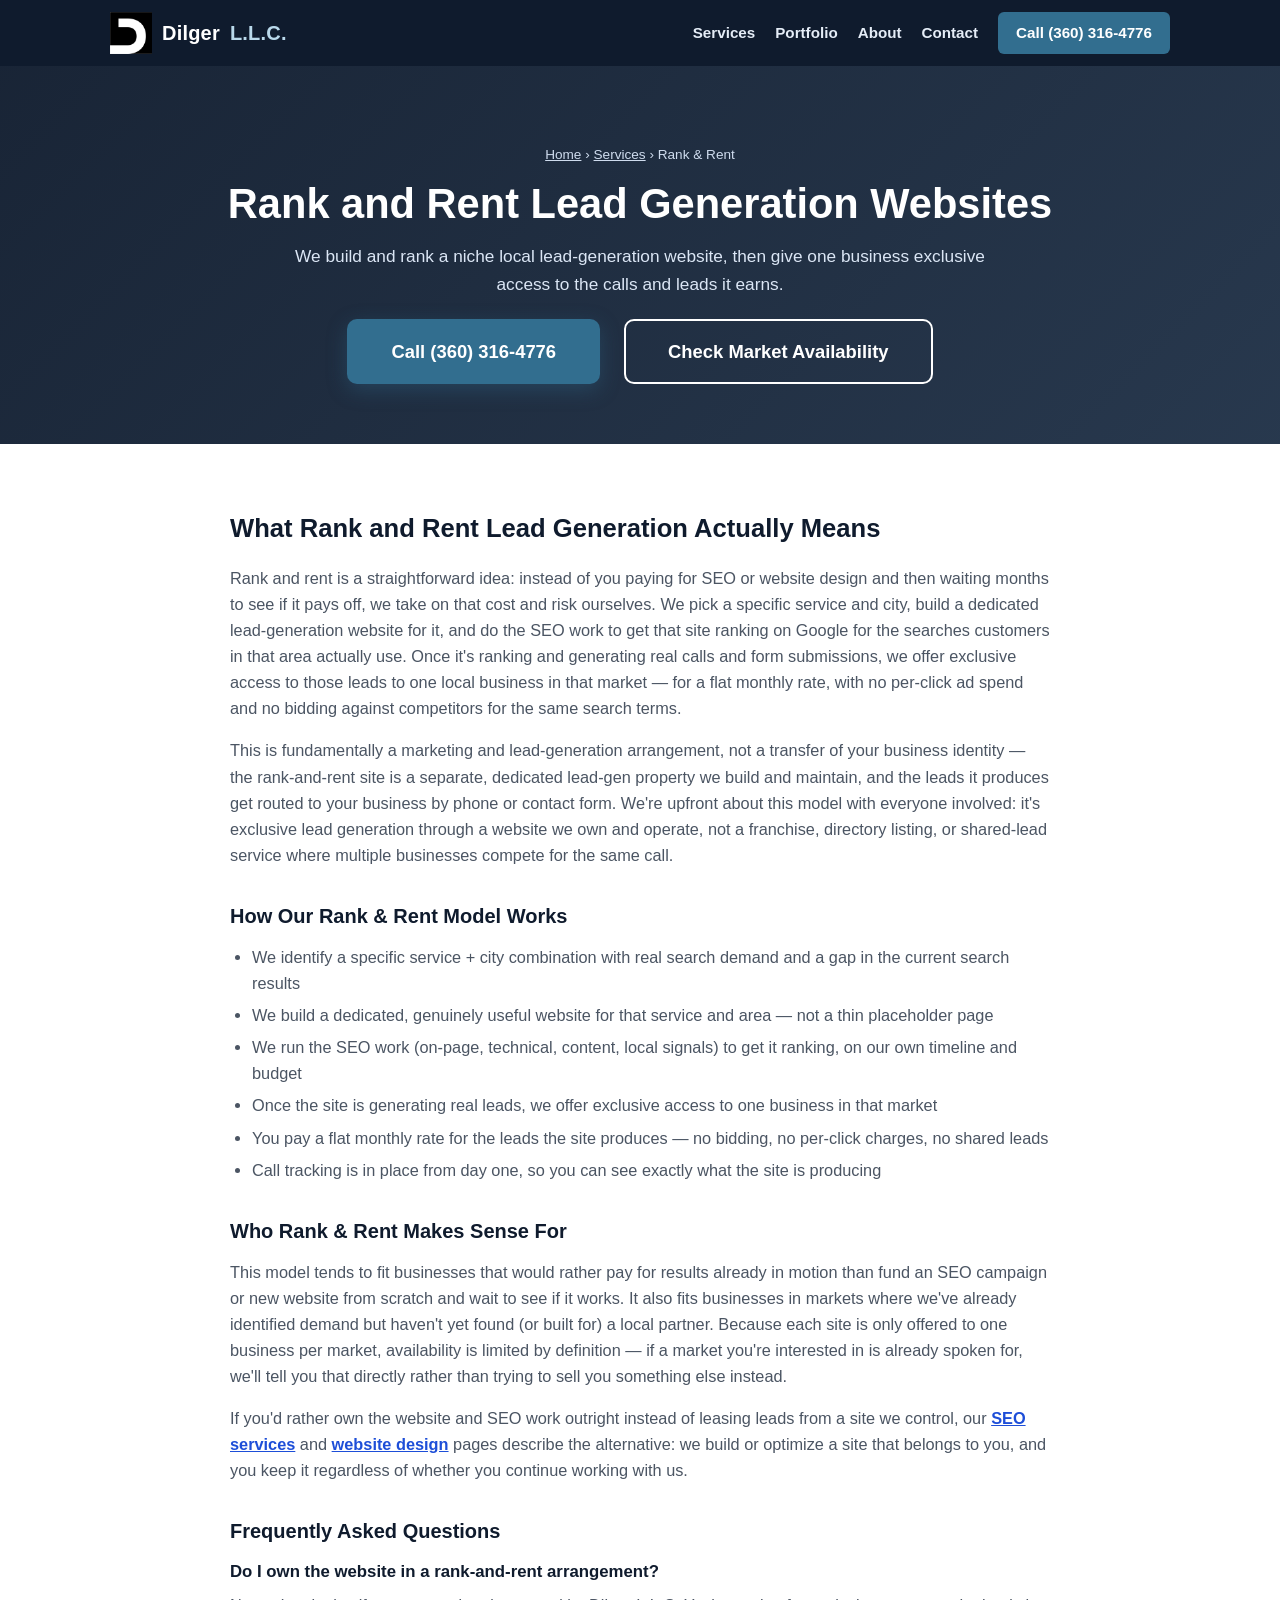
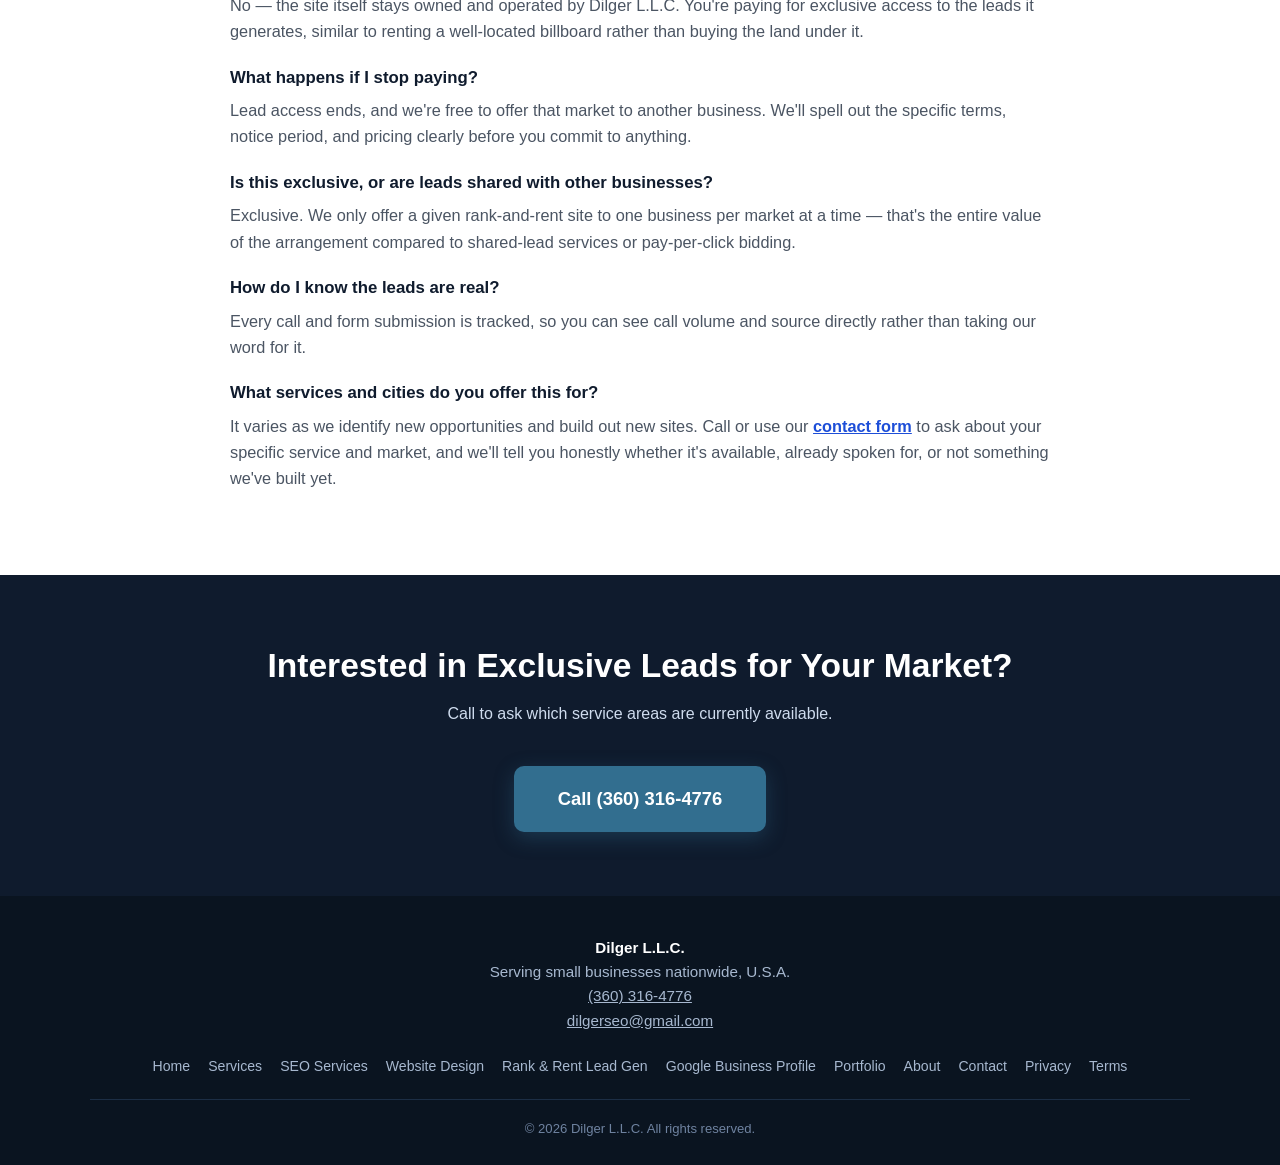
<file: rank-and-rent.html>
<!DOCTYPE html>
<html lang="en">
<head>
<meta charset="UTF-8">
<meta name="viewport" content="width=device-width, initial-scale=1.0">

<script async src="https://www.googletagmanager.com/gtag/js?id=G-BYFMXBLGSC"></script>
<script>
  window.dataLayer = window.dataLayer || [];
  function gtag(){dataLayer.push(arguments);}
  gtag('js', new Date());
  gtag('config', 'G-BYFMXBLGSC');
</script>

<title>Rank and Rent Lead Generation Websites | Dilger L.L.C.</title>
<meta name="description" content="We build and rank niche local lead-generation websites, then give one business exclusive access to the calls and leads they produce.">
<link rel="canonical" href="https://dilgerllc.com/rank-and-rent.html">

<meta property="og:type" content="website">
<meta property="og:title" content="Rank and Rent Lead Generation Websites | Dilger L.L.C.">
<meta property="og:description" content="Exclusive local leads from a website we build and rank, without the up-front cost of a full SEO campaign.">
<meta property="og:url" content="https://dilgerllc.com/rank-and-rent.html">
<meta property="og:image" content="https://dilgerllc.com/images/og-image.png">
<meta property="og:locale" content="en_US">
<meta property="og:site_name" content="Dilger L.L.C.">
<meta property="og:image:width" content="1200">
<meta property="og:image:height" content="630">
<meta property="og:image:alt" content="Dilger L.L.C. SEO and website design services">

<meta name="twitter:card" content="summary_large_image">
<meta name="twitter:title" content="Rank and Rent Lead Generation | Dilger L.L.C.">
<meta name="twitter:description" content="Exclusive local leads from a website we build and rank for your market.">
<meta name="twitter:image" content="https://dilgerllc.com/images/og-image.png">
<meta name="twitter:image:alt" content="Dilger L.L.C. SEO and website design services">

<meta name="theme-color" content="#0f1b2d">
<link rel="icon" href="/favicon.ico" sizes="48x48">
<link rel="icon" href="/favicon-96x96.png" type="image/png" sizes="96x96">
<link rel="icon" href="/favicon-192x192.png" type="image/png" sizes="192x192">
<link rel="apple-touch-icon" href="/apple-touch-icon.png">

<script type="application/ld+json">
{
  "@context": "https://schema.org",
  "@type": "Service",
  "serviceType": "Rank and Rent Lead Generation",
  "provider": { "@type": "ProfessionalService", "name": "Dilger L.L.C.", "telephone": "+1-360-316-4776" },
  "areaServed": { "@type": "Country", "name": "United States" },
  "url": "https://dilgerllc.com/rank-and-rent.html",
  "description": "We build and rank niche local lead-generation websites, then give one business exclusive access to the calls and leads they produce."
}
</script>
<script type="application/ld+json">
{
  "@context": "https://schema.org",
  "@type": "BreadcrumbList",
  "itemListElement": [
    { "@type": "ListItem", "position": 1, "name": "Home", "item": "https://dilgerllc.com/" },
    { "@type": "ListItem", "position": 2, "name": "Services", "item": "https://dilgerllc.com/services.html" },
    { "@type": "ListItem", "position": 3, "name": "Rank & Rent", "item": "https://dilgerllc.com/rank-and-rent.html" }
  ]
}
</script>
<link rel="stylesheet" href="css/main.css">
</head>
<body>
<a class="skip-link" href="#top">Skip to main content</a>

<header class="site-header">
  <div class="header-inner">
    <a href="/" class="brand">
      <img class="brand-logo" src="images/logo-icon.png" alt="" width="42" height="42">
      Dilger <span>L.L.C.</span>
    </a>
    <button class="nav-toggle" id="navToggle" aria-label="Toggle navigation" aria-controls="mainNav" aria-expanded="false">&#9776;</button>
    <nav class="main-nav" id="mainNav" aria-label="Main">
      <a href="services.html">Services</a>
      <a href="portfolio.html">Portfolio</a>
      <a href="about.html">About</a>
      <a href="contact.html">Contact</a>
      <a href="tel:+13603164776" class="call-btn" onclick="trackCall('header_phone_button')">Call (360) 316-4776</a>
    </nav>
  </div>
</header>

<main id="top">

  <section class="page-hero">
    <div class="container">
      <p class="breadcrumb"><a href="/">Home</a> &rsaquo; <a href="services.html">Services</a> &rsaquo; Rank &amp; Rent</p>
      <h1>Rank and Rent Lead Generation Websites</h1>
      <p class="subhead">We build and rank a niche local lead-generation website, then give one business exclusive access to the calls and leads it earns.</p>
      <div class="hero-ctas">
        <a href="tel:+13603164776" class="btn-primary" onclick="trackCall('service_page_phone_button')">Call (360) 316-4776</a>
        <a href="contact.html" class="btn-secondary">Check Market Availability</a>
      </div>
    </div>
  </section>

  <section class="content-section">
    <div class="container">
      <h2>What Rank and Rent Lead Generation Actually Means</h2>
      <p>Rank and rent is a straightforward idea: instead of you paying for SEO or website design and then waiting months to see if it pays off, we take on that cost and risk ourselves. We pick a specific service and city, build a dedicated lead-generation website for it, and do the SEO work to get that site ranking on Google for the searches customers in that area actually use. Once it's ranking and generating real calls and form submissions, we offer exclusive access to those leads to one local business in that market &mdash; for a flat monthly rate, with no per-click ad spend and no bidding against competitors for the same search terms.</p>
      <p>This is fundamentally a marketing and lead-generation arrangement, not a transfer of your business identity &mdash; the rank-and-rent site is a separate, dedicated lead-gen property we build and maintain, and the leads it produces get routed to your business by phone or contact form. We're upfront about this model with everyone involved: it's exclusive lead generation through a website we own and operate, not a franchise, directory listing, or shared-lead service where multiple businesses compete for the same call.</p>

      <h3>How Our Rank &amp; Rent Model Works</h3>
      <ul>
        <li>We identify a specific service + city combination with real search demand and a gap in the current search results</li>
        <li>We build a dedicated, genuinely useful website for that service and area &mdash; not a thin placeholder page</li>
        <li>We run the SEO work (on-page, technical, content, local signals) to get it ranking, on our own timeline and budget</li>
        <li>Once the site is generating real leads, we offer exclusive access to one business in that market</li>
        <li>You pay a flat monthly rate for the leads the site produces &mdash; no bidding, no per-click charges, no shared leads</li>
        <li>Call tracking is in place from day one, so you can see exactly what the site is producing</li>
      </ul>

      <h3>Who Rank &amp; Rent Makes Sense For</h3>
      <p>This model tends to fit businesses that would rather pay for results already in motion than fund an SEO campaign or new website from scratch and wait to see if it works. It also fits businesses in markets where we've already identified demand but haven't yet found (or built for) a local partner. Because each site is only offered to one business per market, availability is limited by definition &mdash; if a market you're interested in is already spoken for, we'll tell you that directly rather than trying to sell you something else instead.</p>
      <p>If you'd rather own the website and SEO work outright instead of leasing leads from a site we control, our <a href="seo-services.html">SEO services</a> and <a href="website-design.html">website design</a> pages describe the alternative: we build or optimize a site that belongs to you, and you keep it regardless of whether you continue working with us.</p>

      <h3>Frequently Asked Questions</h3>
      <div class="faq-item">
        <h4>Do I own the website in a rank-and-rent arrangement?</h4>
        <p>No &mdash; the site itself stays owned and operated by Dilger L.L.C. You're paying for exclusive access to the leads it generates, similar to renting a well-located billboard rather than buying the land under it.</p>
      </div>
      <div class="faq-item">
        <h4>What happens if I stop paying?</h4>
        <p>Lead access ends, and we're free to offer that market to another business. We'll spell out the specific terms, notice period, and pricing clearly before you commit to anything.</p>
      </div>
      <div class="faq-item">
        <h4>Is this exclusive, or are leads shared with other businesses?</h4>
        <p>Exclusive. We only offer a given rank-and-rent site to one business per market at a time &mdash; that's the entire value of the arrangement compared to shared-lead services or pay-per-click bidding.</p>
      </div>
      <div class="faq-item">
        <h4>How do I know the leads are real?</h4>
        <p>Every call and form submission is tracked, so you can see call volume and source directly rather than taking our word for it.</p>
      </div>
      <div class="faq-item">
        <h4>What services and cities do you offer this for?</h4>
        <p>It varies as we identify new opportunities and build out new sites. Call or use our <a href="contact.html">contact form</a> to ask about your specific service and market, and we'll tell you honestly whether it's available, already spoken for, or not something we've built yet.</p>
      </div>
    </div>
  </section>

  <section class="cta-section">
    <div class="container">
      <h2 class="section-title">Interested in Exclusive Leads for Your Market?</h2>
      <p class="section-sub">Call to ask which service areas are currently available.</p>
      <a href="tel:+13603164776" class="btn-primary" onclick="trackCall('final_cta_phone_button')">Call (360) 316-4776</a>
    </div>
  </section>

</main>

<footer class="site-footer">
  <div class="footer-inner">
    <div class="footer-nap">
      <strong>Dilger L.L.C.</strong><br>
      Serving small businesses nationwide, U.S.A.<br>
      <a href="tel:+13603164776" onclick="trackCall('footer_phone_button')">(360) 316-4776</a><br>
      <a href="mailto:dilgerseo@gmail.com">dilgerseo@gmail.com</a>
    </div>

    <nav class="footer-sitemap" aria-label="Site links">
      <a href="/">Home</a>
      <a href="services.html">Services</a>
      <a href="seo-services.html">SEO Services</a>
      <a href="website-design.html">Website Design</a>
      <a href="rank-and-rent.html">Rank &amp; Rent Lead Gen</a>
      <a href="google-business-profile.html">Google Business Profile</a>
      <a href="portfolio.html">Portfolio</a>
      <a href="about.html">About</a>
      <a href="contact.html">Contact</a>
      <a href="privacy.html">Privacy</a>
      <a href="terms.html">Terms</a>
    </nav>

    <div class="footer-bottom">
      &copy; <span id="year">2026</span> Dilger L.L.C. All rights reserved.
    </div>
  </div>
</footer>

<script src="js/main.js" defer></script>
</body>
</html>
</file>
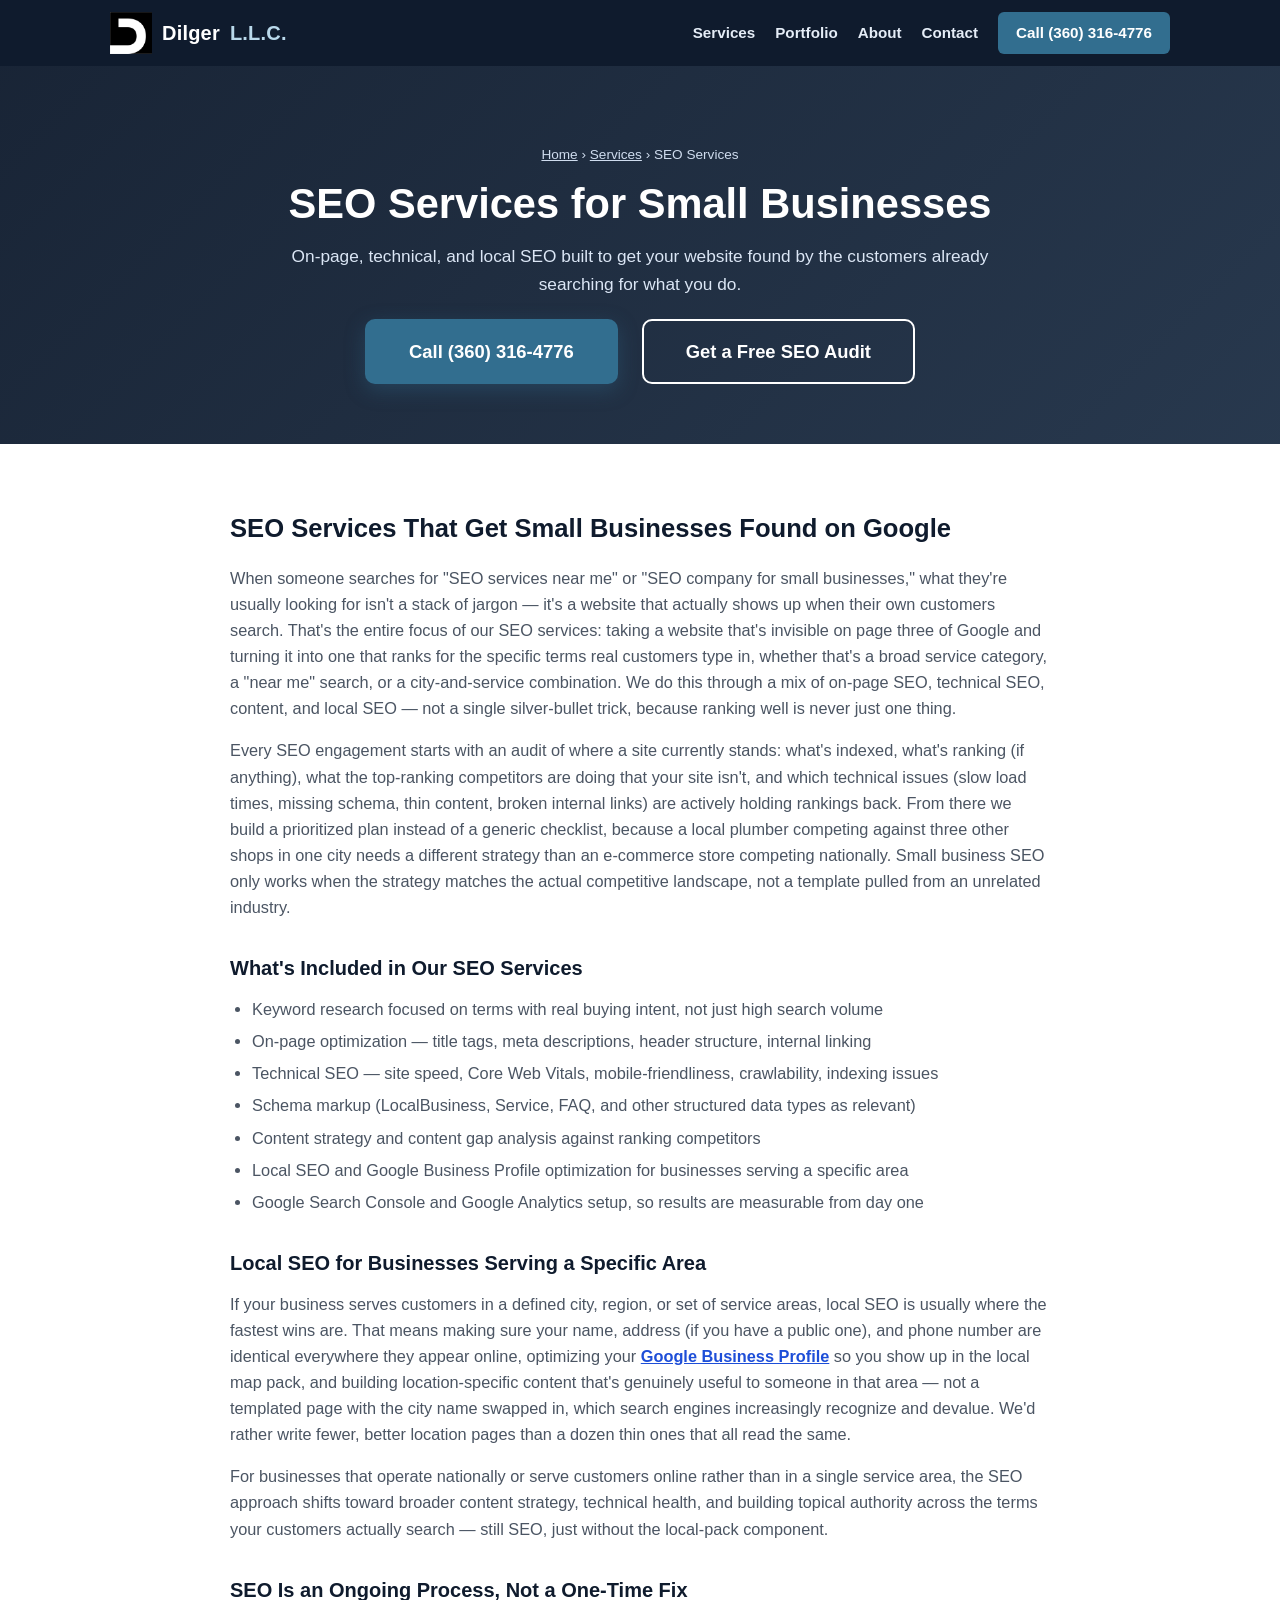
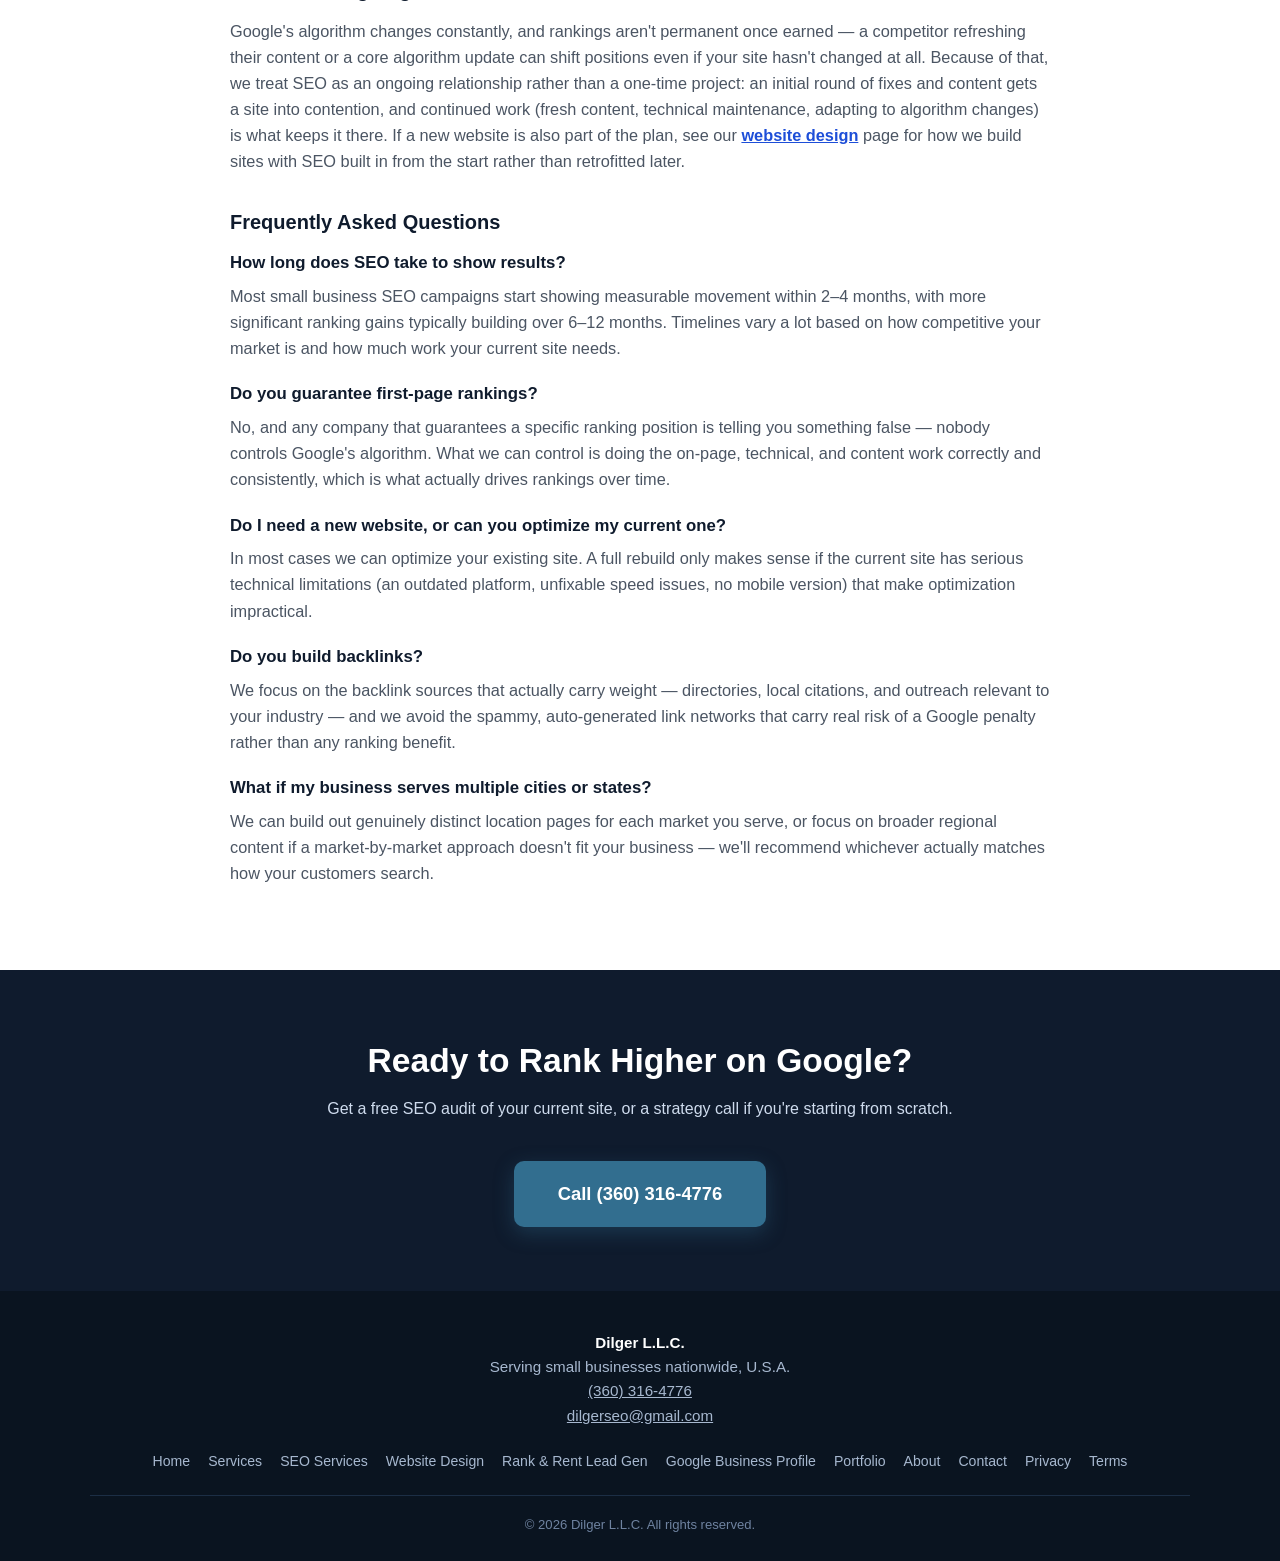
<file: seo-services.html>
<!DOCTYPE html>
<html lang="en">
<head>
<meta charset="UTF-8">
<meta name="viewport" content="width=device-width, initial-scale=1.0">

<script async src="https://www.googletagmanager.com/gtag/js?id=G-BYFMXBLGSC"></script>
<script>
  window.dataLayer = window.dataLayer || [];
  function gtag(){dataLayer.push(arguments);}
  gtag('js', new Date());
  gtag('config', 'G-BYFMXBLGSC');
</script>

<title>SEO Services for Small Businesses | Dilger L.L.C.</title>
<meta name="description" content="Local and national SEO services that get small businesses found on Google: on-page optimization, technical SEO, content, and Google Business Profile.">
<link rel="canonical" href="https://dilgerllc.com/seo-services.html">

<meta property="og:type" content="website">
<meta property="og:title" content="SEO Services for Small Businesses | Dilger L.L.C.">
<meta property="og:description" content="On-page optimization, technical SEO, content strategy, and local SEO for small businesses that want to rank on Google.">
<meta property="og:url" content="https://dilgerllc.com/seo-services.html">
<meta property="og:image" content="https://dilgerllc.com/images/og-image.png">
<meta property="og:locale" content="en_US">
<meta property="og:site_name" content="Dilger L.L.C.">
<meta property="og:image:width" content="1200">
<meta property="og:image:height" content="630">
<meta property="og:image:alt" content="Dilger L.L.C. SEO and website design services">

<meta name="twitter:card" content="summary_large_image">
<meta name="twitter:title" content="SEO Services for Small Businesses | Dilger L.L.C.">
<meta name="twitter:description" content="On-page, technical, and local SEO for small businesses that want to rank on Google.">
<meta name="twitter:image" content="https://dilgerllc.com/images/og-image.png">
<meta name="twitter:image:alt" content="Dilger L.L.C. SEO and website design services">

<meta name="theme-color" content="#0f1b2d">
<link rel="icon" href="/favicon.ico" sizes="48x48">
<link rel="icon" href="/favicon-96x96.png" type="image/png" sizes="96x96">
<link rel="icon" href="/favicon-192x192.png" type="image/png" sizes="192x192">
<link rel="apple-touch-icon" href="/apple-touch-icon.png">

<script type="application/ld+json">
{
  "@context": "https://schema.org",
  "@type": "Service",
  "serviceType": "Search Engine Optimization",
  "provider": { "@type": "ProfessionalService", "name": "Dilger L.L.C.", "telephone": "+1-360-316-4776" },
  "areaServed": { "@type": "Country", "name": "United States" },
  "url": "https://dilgerllc.com/seo-services.html",
  "description": "On-page optimization, technical SEO, content strategy, and local SEO for small businesses that want to rank on Google."
}
</script>
<script type="application/ld+json">
{
  "@context": "https://schema.org",
  "@type": "BreadcrumbList",
  "itemListElement": [
    { "@type": "ListItem", "position": 1, "name": "Home", "item": "https://dilgerllc.com/" },
    { "@type": "ListItem", "position": 2, "name": "Services", "item": "https://dilgerllc.com/services.html" },
    { "@type": "ListItem", "position": 3, "name": "SEO Services", "item": "https://dilgerllc.com/seo-services.html" }
  ]
}
</script>
<link rel="stylesheet" href="css/main.css">
</head>
<body>
<a class="skip-link" href="#top">Skip to main content</a>

<header class="site-header">
  <div class="header-inner">
    <a href="/" class="brand">
      <img class="brand-logo" src="images/logo-icon.png" alt="" width="42" height="42">
      Dilger <span>L.L.C.</span>
    </a>
    <button class="nav-toggle" id="navToggle" aria-label="Toggle navigation" aria-controls="mainNav" aria-expanded="false">&#9776;</button>
    <nav class="main-nav" id="mainNav" aria-label="Main">
      <a href="services.html">Services</a>
      <a href="portfolio.html">Portfolio</a>
      <a href="about.html">About</a>
      <a href="contact.html">Contact</a>
      <a href="tel:+13603164776" class="call-btn" onclick="trackCall('header_phone_button')">Call (360) 316-4776</a>
    </nav>
  </div>
</header>

<main id="top">

  <section class="page-hero">
    <div class="container">
      <p class="breadcrumb"><a href="/">Home</a> &rsaquo; <a href="services.html">Services</a> &rsaquo; SEO Services</p>
      <h1>SEO Services for Small Businesses</h1>
      <p class="subhead">On-page, technical, and local SEO built to get your website found by the customers already searching for what you do.</p>
      <div class="hero-ctas">
        <a href="tel:+13603164776" class="btn-primary" onclick="trackCall('service_page_phone_button')">Call (360) 316-4776</a>
        <a href="contact.html" class="btn-secondary">Get a Free SEO Audit</a>
      </div>
    </div>
  </section>

  <section class="content-section">
    <div class="container">
      <h2>SEO Services That Get Small Businesses Found on Google</h2>
      <p>When someone searches for "SEO services near me" or "SEO company for small businesses," what they're usually looking for isn't a stack of jargon &mdash; it's a website that actually shows up when their own customers search. That's the entire focus of our SEO services: taking a website that's invisible on page three of Google and turning it into one that ranks for the specific terms real customers type in, whether that's a broad service category, a "near me" search, or a city-and-service combination. We do this through a mix of on-page SEO, technical SEO, content, and local SEO &mdash; not a single silver-bullet trick, because ranking well is never just one thing.</p>
      <p>Every SEO engagement starts with an audit of where a site currently stands: what's indexed, what's ranking (if anything), what the top-ranking competitors are doing that your site isn't, and which technical issues (slow load times, missing schema, thin content, broken internal links) are actively holding rankings back. From there we build a prioritized plan instead of a generic checklist, because a local plumber competing against three other shops in one city needs a different strategy than an e-commerce store competing nationally. Small business SEO only works when the strategy matches the actual competitive landscape, not a template pulled from an unrelated industry.</p>

      <h3>What's Included in Our SEO Services</h3>
      <ul>
        <li>Keyword research focused on terms with real buying intent, not just high search volume</li>
        <li>On-page optimization &mdash; title tags, meta descriptions, header structure, internal linking</li>
        <li>Technical SEO &mdash; site speed, Core Web Vitals, mobile-friendliness, crawlability, indexing issues</li>
        <li>Schema markup (LocalBusiness, Service, FAQ, and other structured data types as relevant)</li>
        <li>Content strategy and content gap analysis against ranking competitors</li>
        <li>Local SEO and Google Business Profile optimization for businesses serving a specific area</li>
        <li>Google Search Console and Google Analytics setup, so results are measurable from day one</li>
      </ul>

      <h3>Local SEO for Businesses Serving a Specific Area</h3>
      <p>If your business serves customers in a defined city, region, or set of service areas, local SEO is usually where the fastest wins are. That means making sure your name, address (if you have a public one), and phone number are identical everywhere they appear online, optimizing your <a href="google-business-profile.html">Google Business Profile</a> so you show up in the local map pack, and building location-specific content that's genuinely useful to someone in that area &mdash; not a templated page with the city name swapped in, which search engines increasingly recognize and devalue. We'd rather write fewer, better location pages than a dozen thin ones that all read the same.</p>
      <p>For businesses that operate nationally or serve customers online rather than in a single service area, the SEO approach shifts toward broader content strategy, technical health, and building topical authority across the terms your customers actually search &mdash; still SEO, just without the local-pack component.</p>

      <h3>SEO Is an Ongoing Process, Not a One-Time Fix</h3>
      <p>Google's algorithm changes constantly, and rankings aren't permanent once earned &mdash; a competitor refreshing their content or a core algorithm update can shift positions even if your site hasn't changed at all. Because of that, we treat SEO as an ongoing relationship rather than a one-time project: an initial round of fixes and content gets a site into contention, and continued work (fresh content, technical maintenance, adapting to algorithm changes) is what keeps it there. If a new website is also part of the plan, see our <a href="website-design.html">website design</a> page for how we build sites with SEO built in from the start rather than retrofitted later.</p>

      <h3>Frequently Asked Questions</h3>
      <div class="faq-item">
        <h4>How long does SEO take to show results?</h4>
        <p>Most small business SEO campaigns start showing measurable movement within 2&ndash;4 months, with more significant ranking gains typically building over 6&ndash;12 months. Timelines vary a lot based on how competitive your market is and how much work your current site needs.</p>
      </div>
      <div class="faq-item">
        <h4>Do you guarantee first-page rankings?</h4>
        <p>No, and any company that guarantees a specific ranking position is telling you something false &mdash; nobody controls Google's algorithm. What we can control is doing the on-page, technical, and content work correctly and consistently, which is what actually drives rankings over time.</p>
      </div>
      <div class="faq-item">
        <h4>Do I need a new website, or can you optimize my current one?</h4>
        <p>In most cases we can optimize your existing site. A full rebuild only makes sense if the current site has serious technical limitations (an outdated platform, unfixable speed issues, no mobile version) that make optimization impractical.</p>
      </div>
      <div class="faq-item">
        <h4>Do you build backlinks?</h4>
        <p>We focus on the backlink sources that actually carry weight &mdash; directories, local citations, and outreach relevant to your industry &mdash; and we avoid the spammy, auto-generated link networks that carry real risk of a Google penalty rather than any ranking benefit.</p>
      </div>
      <div class="faq-item">
        <h4>What if my business serves multiple cities or states?</h4>
        <p>We can build out genuinely distinct location pages for each market you serve, or focus on broader regional content if a market-by-market approach doesn't fit your business &mdash; we'll recommend whichever actually matches how your customers search.</p>
      </div>
    </div>
  </section>

  <section class="cta-section">
    <div class="container">
      <h2 class="section-title">Ready to Rank Higher on Google?</h2>
      <p class="section-sub">Get a free SEO audit of your current site, or a strategy call if you're starting from scratch.</p>
      <a href="tel:+13603164776" class="btn-primary" onclick="trackCall('final_cta_phone_button')">Call (360) 316-4776</a>
    </div>
  </section>

</main>

<footer class="site-footer">
  <div class="footer-inner">
    <div class="footer-nap">
      <strong>Dilger L.L.C.</strong><br>
      Serving small businesses nationwide, U.S.A.<br>
      <a href="tel:+13603164776" onclick="trackCall('footer_phone_button')">(360) 316-4776</a><br>
      <a href="mailto:dilgerseo@gmail.com">dilgerseo@gmail.com</a>
    </div>

    <nav class="footer-sitemap" aria-label="Site links">
      <a href="/">Home</a>
      <a href="services.html">Services</a>
      <a href="seo-services.html">SEO Services</a>
      <a href="website-design.html">Website Design</a>
      <a href="rank-and-rent.html">Rank &amp; Rent Lead Gen</a>
      <a href="google-business-profile.html">Google Business Profile</a>
      <a href="portfolio.html">Portfolio</a>
      <a href="about.html">About</a>
      <a href="contact.html">Contact</a>
      <a href="privacy.html">Privacy</a>
      <a href="terms.html">Terms</a>
    </nav>

    <div class="footer-bottom">
      &copy; <span id="year">2026</span> Dilger L.L.C. All rights reserved.
    </div>
  </div>
</footer>

<script src="js/main.js" defer></script>
</body>
</html>
</file>
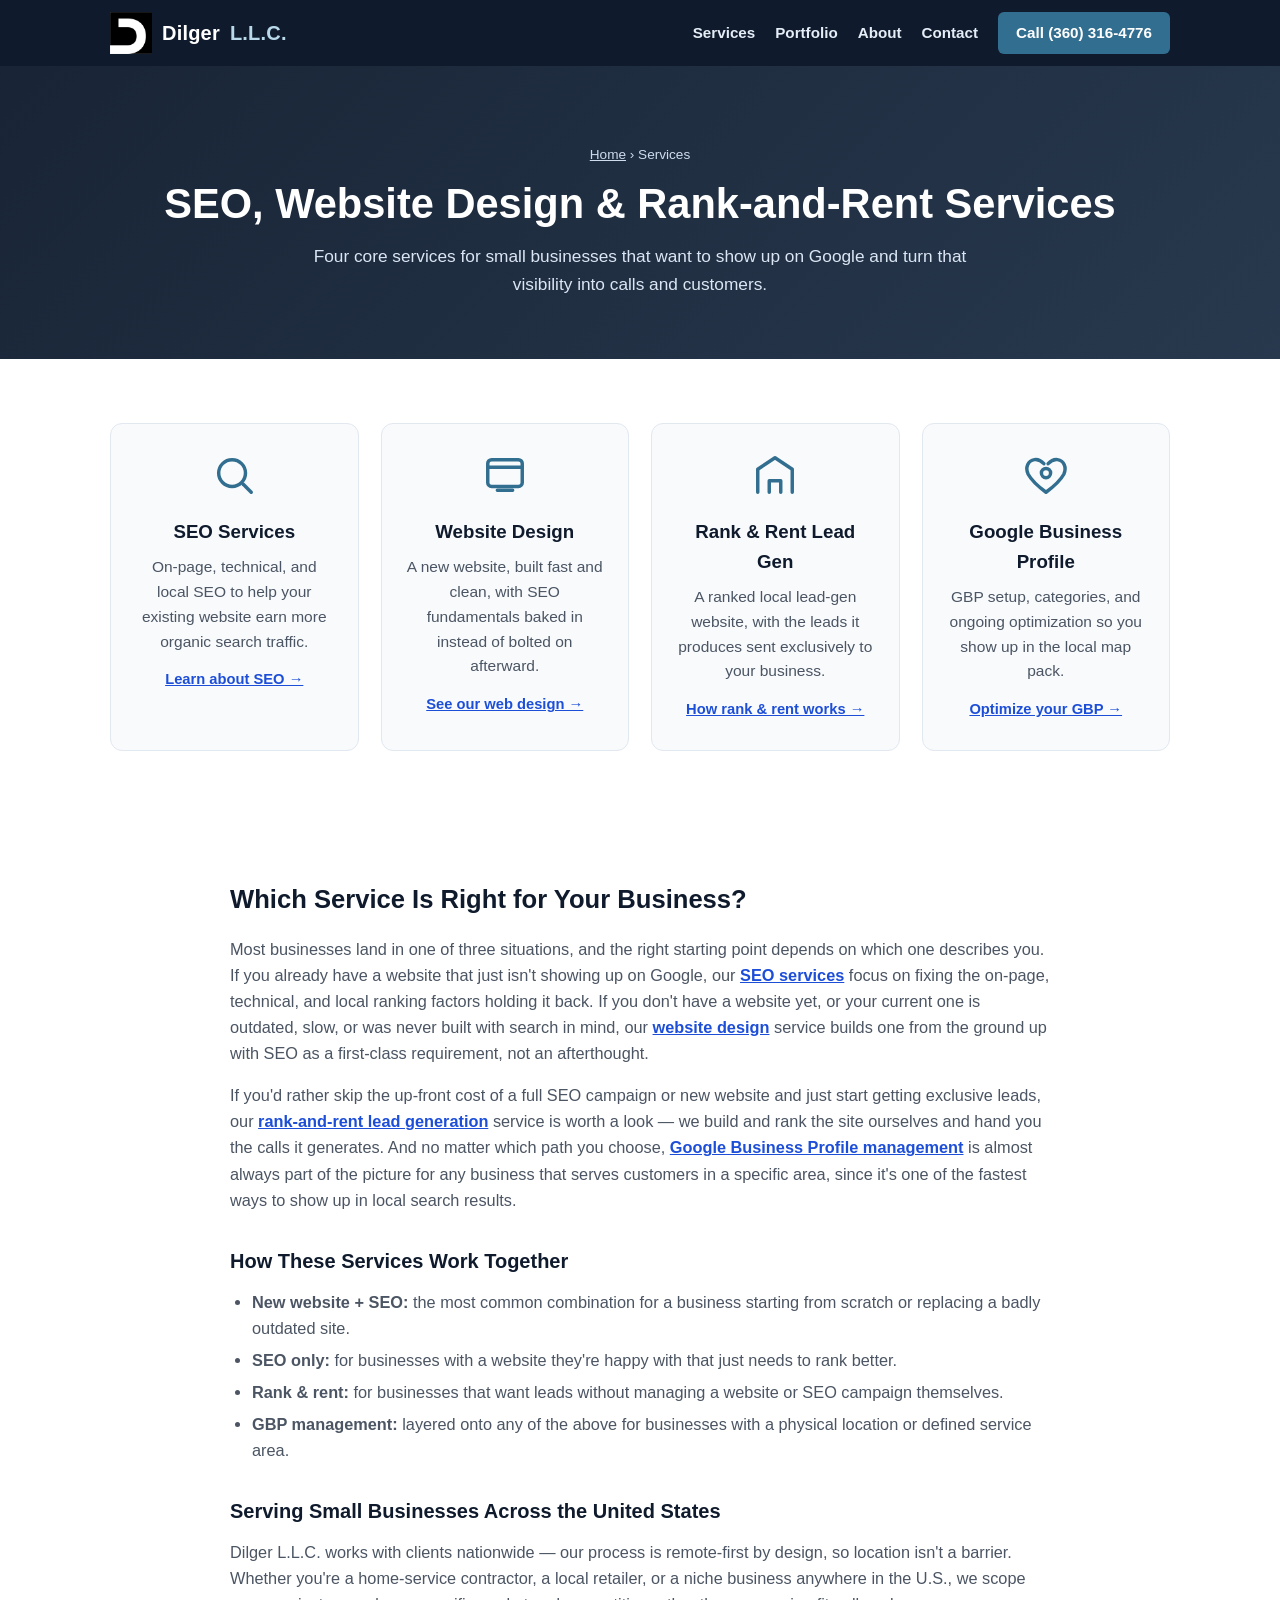
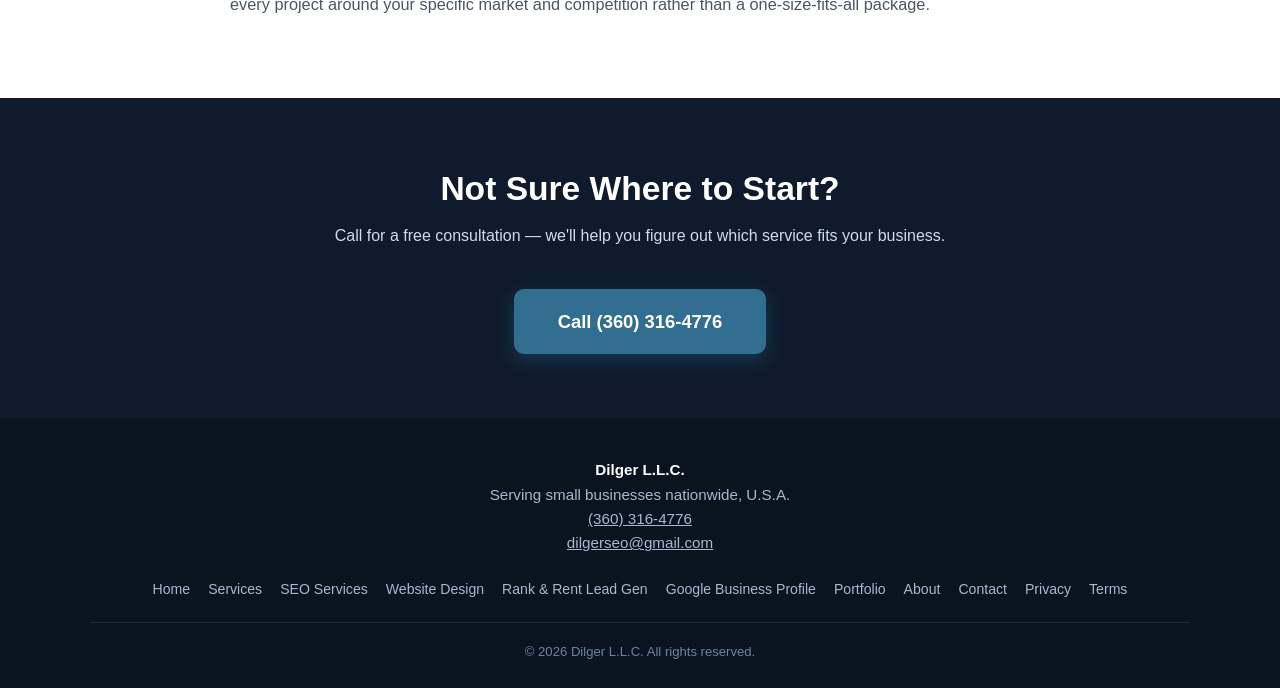
<file: services.html>
<!DOCTYPE html>
<html lang="en">
<head>
<meta charset="UTF-8">
<meta name="viewport" content="width=device-width, initial-scale=1.0">

<script async src="https://www.googletagmanager.com/gtag/js?id=G-BYFMXBLGSC"></script>
<script>
  window.dataLayer = window.dataLayer || [];
  function gtag(){dataLayer.push(arguments);}
  gtag('js', new Date());
  gtag('config', 'G-BYFMXBLGSC');
</script>

<title>Our Services: SEO, Web Design &amp; Rank and Rent | Dilger L.L.C.</title>
<meta name="description" content="Explore Dilger L.L.C.'s core services: local SEO, custom website design, Google Business Profile management, and rank-and-rent lead generation.">
<link rel="canonical" href="https://dilgerllc.com/services.html">

<meta property="og:type" content="website">
<meta property="og:title" content="Our Services: SEO, Web Design &amp; Rank and Rent | Dilger L.L.C.">
<meta property="og:description" content="Local SEO, custom website design, Google Business Profile management, and rank-and-rent lead generation for small businesses nationwide.">
<meta property="og:url" content="https://dilgerllc.com/services.html">
<meta property="og:image" content="https://dilgerllc.com/images/og-image.png">
<meta property="og:locale" content="en_US">
<meta property="og:site_name" content="Dilger L.L.C.">
<meta property="og:image:width" content="1200">
<meta property="og:image:height" content="630">
<meta property="og:image:alt" content="Dilger L.L.C. SEO and website design services">

<meta name="twitter:card" content="summary_large_image">
<meta name="twitter:title" content="Our Services | Dilger L.L.C.">
<meta name="twitter:description" content="SEO, website design, Google Business Profile management, and rank-and-rent lead generation.">
<meta name="twitter:image" content="https://dilgerllc.com/images/og-image.png">
<meta name="twitter:image:alt" content="Dilger L.L.C. SEO and website design services">

<meta name="theme-color" content="#0f1b2d">
<link rel="icon" href="/favicon.ico" sizes="48x48">
<link rel="icon" href="/favicon-96x96.png" type="image/png" sizes="96x96">
<link rel="icon" href="/favicon-192x192.png" type="image/png" sizes="192x192">
<link rel="apple-touch-icon" href="/apple-touch-icon.png">

<script type="application/ld+json">
{
  "@context": "https://schema.org",
  "@type": "ProfessionalService",
  "name": "Dilger L.L.C.",
  "image": "https://dilgerllc.com/images/og-image.png",
  "telephone": "+1-360-316-4776",
  "email": "dilgerseo@gmail.com",
  "logo": "https://dilgerllc.com/images/logo-icon.png",
  "areaServed": { "@type": "Country", "name": "United States" },
  "url": "https://dilgerllc.com/services.html",
  "description": "Local SEO, custom website design, Google Business Profile management, and rank-and-rent lead generation for small businesses nationwide.",
  "serviceType": ["Search Engine Optimization", "Website Design", "Rank and Rent Lead Generation", "Google Business Profile Management"]
}
</script>
<script type="application/ld+json">
{
  "@context": "https://schema.org",
  "@type": "BreadcrumbList",
  "itemListElement": [
    { "@type": "ListItem", "position": 1, "name": "Home", "item": "https://dilgerllc.com/" },
    { "@type": "ListItem", "position": 2, "name": "S", "item": "https://dilgerllc.com/e" },
    { "@type": "ListItem", "position": 3, "name": "s", "item": "https://dilgerllc.com/e" }
  ]
}
</script>
<link rel="stylesheet" href="css/main.css">
</head>
<body>
<a class="skip-link" href="#top">Skip to main content</a>

<header class="site-header">
  <div class="header-inner">
    <a href="/" class="brand">
      <img class="brand-logo" src="images/logo-icon.png" alt="" width="42" height="42">
      Dilger <span>L.L.C.</span>
    </a>
    <button class="nav-toggle" id="navToggle" aria-label="Toggle navigation" aria-controls="mainNav" aria-expanded="false">&#9776;</button>
    <nav class="main-nav" id="mainNav" aria-label="Main">
      <a href="services.html">Services</a>
      <a href="portfolio.html">Portfolio</a>
      <a href="about.html">About</a>
      <a href="contact.html">Contact</a>
      <a href="tel:+13603164776" class="call-btn" onclick="trackCall('header_phone_button')">Call (360) 316-4776</a>
    </nav>
  </div>
</header>

<main id="top">

  <section class="page-hero">
    <div class="container">
      <p class="breadcrumb"><a href="/">Home</a> &rsaquo; Services</p>
      <h1>SEO, Website Design &amp; Rank-and-Rent Services</h1>
      <p class="subhead">Four core services for small businesses that want to show up on Google and turn that visibility into calls and customers.</p>
    </div>
  </section>

  <section class="services-section">
    <div class="container">
      <div class="services-grid">
        <div class="service-card">
          <svg class="icon" viewBox="0 0 24 24" fill="none" stroke="#326e8f" stroke-width="1.8"><circle cx="11" cy="11" r="7"/><path d="M21 21l-4.3-4.3" stroke-linecap="round"/></svg>
          <h3>SEO Services</h3>
          <p>On-page, technical, and local SEO to help your existing website earn more organic search traffic.</p>
          <a class="service-link" href="seo-services.html">Learn about SEO &rarr;</a>
        </div>
        <div class="service-card">
          <svg class="icon" viewBox="0 0 24 24" fill="none" stroke="#326e8f" stroke-width="1.8"><rect x="3" y="4" width="18" height="14" rx="2"/><path d="M3 8h18M8 20h8" stroke-linecap="round"/></svg>
          <h3>Website Design</h3>
          <p>A new website, built fast and clean, with SEO fundamentals baked in instead of bolted on afterward.</p>
          <a class="service-link" href="website-design.html">See our web design &rarr;</a>
        </div>
        <div class="service-card">
          <svg class="icon" viewBox="0 0 24 24" fill="none" stroke="#326e8f" stroke-width="1.8"><path d="M3 21V9l9-6 9 6v12" stroke-linecap="round" stroke-linejoin="round"/><path d="M9 21v-6h6v6" stroke-linecap="round" stroke-linejoin="round"/></svg>
          <h3>Rank &amp; Rent Lead Gen</h3>
          <p>A ranked local lead-gen website, with the leads it produces sent exclusively to your business.</p>
          <a class="service-link" href="rank-and-rent.html">How rank &amp; rent works &rarr;</a>
        </div>
        <div class="service-card">
          <svg class="icon" viewBox="0 0 24 24" fill="none" stroke="#326e8f" stroke-width="1.8"><path d="M12 21s-7-5.2-9.3-9.4C1 8 2.6 4.5 6 4c2-.3 3.6.7 4.9 2.1M12 21s7-5.2 9.3-9.4C22.9 8 21.4 4.5 18 4c-2-.3-3.6.7-4.9 2.1" stroke-linecap="round" stroke-linejoin="round"/><circle cx="12" cy="11" r="2.4"/></svg>
          <h3>Google Business Profile</h3>
          <p>GBP setup, categories, and ongoing optimization so you show up in the local map pack.</p>
          <a class="service-link" href="google-business-profile.html">Optimize your GBP &rarr;</a>
        </div>
      </div>
    </div>
  </section>

  <section class="content-section">
    <div class="container">
      <h2>Which Service Is Right for Your Business?</h2>
      <p>Most businesses land in one of three situations, and the right starting point depends on which one describes you. If you already have a website that just isn't showing up on Google, our <a href="seo-services.html">SEO services</a> focus on fixing the on-page, technical, and local ranking factors holding it back. If you don't have a website yet, or your current one is outdated, slow, or was never built with search in mind, our <a href="website-design.html">website design</a> service builds one from the ground up with SEO as a first-class requirement, not an afterthought.</p>
      <p>If you'd rather skip the up-front cost of a full SEO campaign or new website and just start getting exclusive leads, our <a href="rank-and-rent.html">rank-and-rent lead generation</a> service is worth a look &mdash; we build and rank the site ourselves and hand you the calls it generates. And no matter which path you choose, <a href="google-business-profile.html">Google Business Profile management</a> is almost always part of the picture for any business that serves customers in a specific area, since it's one of the fastest ways to show up in local search results.</p>

      <h3>How These Services Work Together</h3>
      <ul>
        <li><strong>New website + SEO:</strong> the most common combination for a business starting from scratch or replacing a badly outdated site.</li>
        <li><strong>SEO only:</strong> for businesses with a website they're happy with that just needs to rank better.</li>
        <li><strong>Rank &amp; rent:</strong> for businesses that want leads without managing a website or SEO campaign themselves.</li>
        <li><strong>GBP management:</strong> layered onto any of the above for businesses with a physical location or defined service area.</li>
      </ul>

      <h3>Serving Small Businesses Across the United States</h3>
      <p>Dilger L.L.C. works with clients nationwide &mdash; our process is remote-first by design, so location isn't a barrier. Whether you're a home-service contractor, a local retailer, or a niche business anywhere in the U.S., we scope every project around your specific market and competition rather than a one-size-fits-all package.</p>
    </div>
  </section>

  <section class="cta-section">
    <div class="container">
      <h2 class="section-title">Not Sure Where to Start?</h2>
      <p class="section-sub">Call for a free consultation &mdash; we'll help you figure out which service fits your business.</p>
      <a href="tel:+13603164776" class="btn-primary" onclick="trackCall('final_cta_phone_button')">Call (360) 316-4776</a>
    </div>
  </section>

</main>

<footer class="site-footer">
  <div class="footer-inner">
    <div class="footer-nap">
      <strong>Dilger L.L.C.</strong><br>
      Serving small businesses nationwide, U.S.A.<br>
      <a href="tel:+13603164776" onclick="trackCall('footer_phone_button')">(360) 316-4776</a><br>
      <a href="mailto:dilgerseo@gmail.com">dilgerseo@gmail.com</a>
    </div>

    <nav class="footer-sitemap" aria-label="Site links">
      <a href="/">Home</a>
      <a href="services.html">Services</a>
      <a href="seo-services.html">SEO Services</a>
      <a href="website-design.html">Website Design</a>
      <a href="rank-and-rent.html">Rank &amp; Rent Lead Gen</a>
      <a href="google-business-profile.html">Google Business Profile</a>
      <a href="portfolio.html">Portfolio</a>
      <a href="about.html">About</a>
      <a href="contact.html">Contact</a>
      <a href="privacy.html">Privacy</a>
      <a href="terms.html">Terms</a>
    </nav>

    <div class="footer-bottom">
      &copy; <span id="year">2026</span> Dilger L.L.C. All rights reserved.
    </div>
  </div>
</footer>

<script src="js/main.js" defer></script>
</body>
</html>
</file>
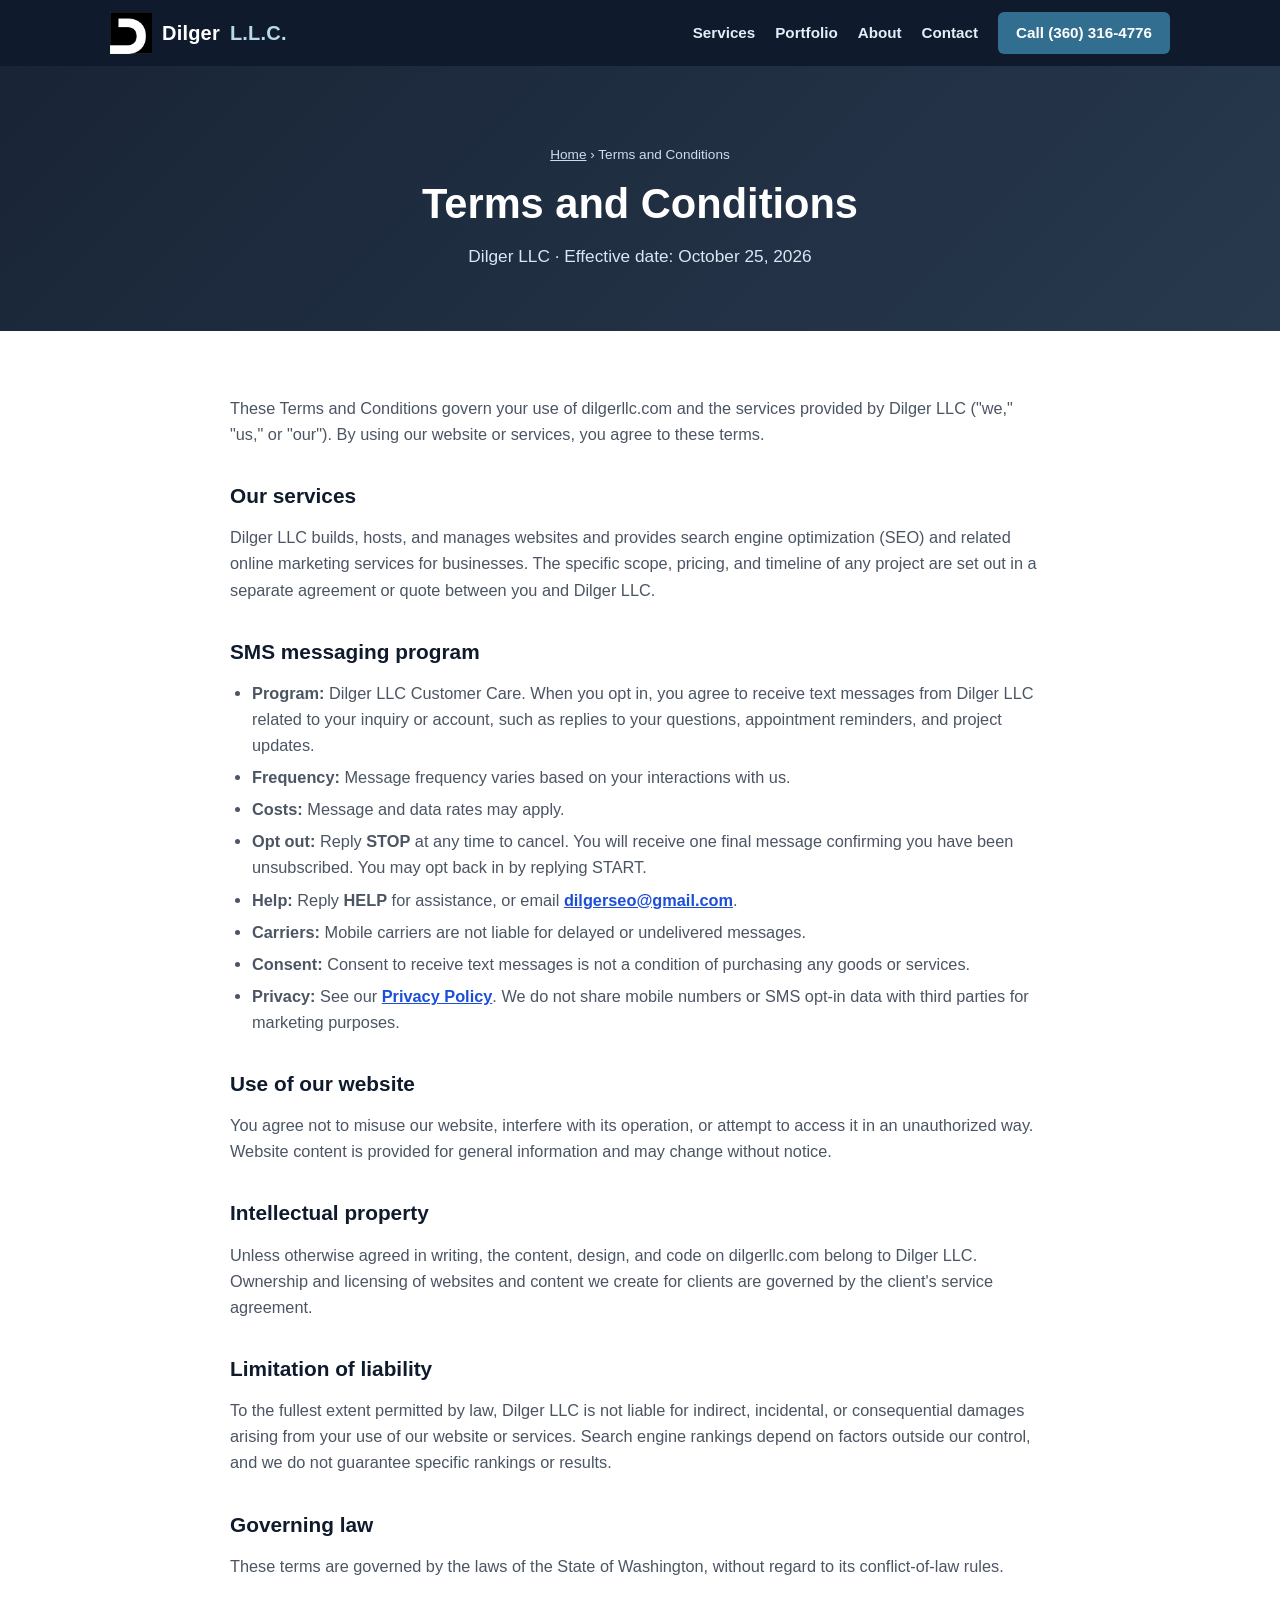
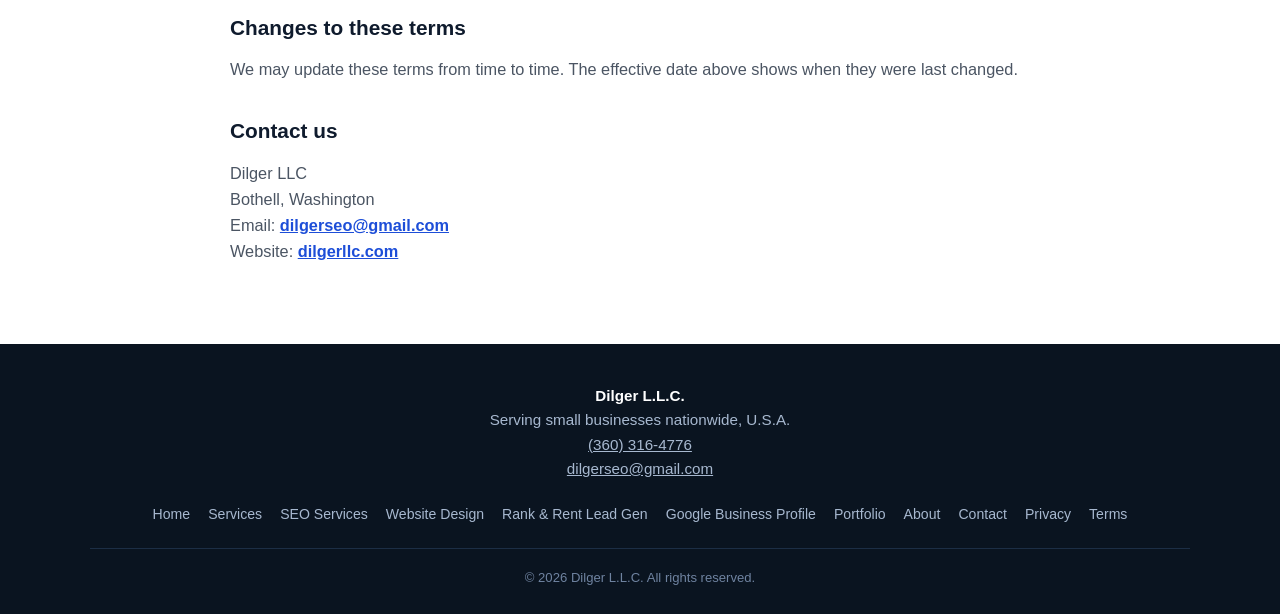
<file: terms.html>
<!DOCTYPE html>
<html lang="en">
<head>
<meta charset="UTF-8">
<meta name="viewport" content="width=device-width, initial-scale=1.0">

<script async src="https://www.googletagmanager.com/gtag/js?id=G-BYFMXBLGSC"></script>
<script>
  window.dataLayer = window.dataLayer || [];
  function gtag(){dataLayer.push(arguments);}
  gtag('js', new Date());
  gtag('config', 'G-BYFMXBLGSC');
</script>

<title>Terms and Conditions | Dilger L.L.C.</title>
<meta name="description" content="Terms and Conditions for dilgerllc.com and Dilger L.L.C. services, including our SMS messaging program, liability limits, and governing law.">
<link rel="canonical" href="https://dilgerllc.com/terms.html">

<meta property="og:type" content="website">
<meta property="og:title" content="Terms and Conditions | Dilger L.L.C.">
<meta property="og:description" content="Terms and Conditions for dilgerllc.com and Dilger L.L.C. services, including our SMS messaging program.">
<meta property="og:url" content="https://dilgerllc.com/terms.html">
<meta property="og:image" content="https://dilgerllc.com/images/og-image.png">
<meta property="og:locale" content="en_US">
<meta property="og:site_name" content="Dilger L.L.C.">
<meta property="og:image:width" content="1200">
<meta property="og:image:height" content="630">
<meta property="og:image:alt" content="Dilger L.L.C. SEO and website design services">

<meta name="twitter:card" content="summary_large_image">
<meta name="twitter:title" content="Terms and Conditions | Dilger L.L.C.">
<meta name="twitter:description" content="Terms and Conditions for dilgerllc.com and Dilger L.L.C. services.">
<meta name="twitter:image" content="https://dilgerllc.com/images/og-image.png">
<meta name="twitter:image:alt" content="Dilger L.L.C. SEO and website design services">

<meta name="theme-color" content="#0f1b2d">
<link rel="icon" href="/favicon.ico" sizes="48x48">
<link rel="icon" href="/favicon-96x96.png" type="image/png" sizes="96x96">
<link rel="icon" href="/favicon-192x192.png" type="image/png" sizes="192x192">
<link rel="apple-touch-icon" href="/apple-touch-icon.png">
<script type="application/ld+json">
{
  "@context": "https://schema.org",
  "@type": "BreadcrumbList",
  "itemListElement": [
    { "@type": "ListItem", "position": 1, "name": "Home", "item": "https://dilgerllc.com/" },
    { "@type": "ListItem", "position": 2, "name": "Terms and Conditions", "item": "https://dilgerllc.com/terms.html" }
  ]
}
</script>
<link rel="stylesheet" href="css/main.css">
</head>
<body>
<a class="skip-link" href="#top">Skip to main content</a>

<header class="site-header">
  <div class="header-inner">
    <a href="/" class="brand">
      <img class="brand-logo" src="images/logo-icon.png" alt="" width="42" height="42">
      Dilger <span>L.L.C.</span>
    </a>
    <button class="nav-toggle" id="navToggle" aria-label="Toggle navigation" aria-controls="mainNav" aria-expanded="false">&#9776;</button>
    <nav class="main-nav" id="mainNav" aria-label="Main">
      <a href="services.html">Services</a>
      <a href="portfolio.html">Portfolio</a>
      <a href="about.html">About</a>
      <a href="contact.html">Contact</a>
      <a href="tel:+13603164776" class="call-btn" onclick="trackCall('header_phone_button')">Call (360) 316-4776</a>
    </nav>
  </div>
</header>

<main id="top">

  <section class="page-hero">
    <div class="container">
      <p class="breadcrumb"><a href="/">Home</a> &rsaquo; Terms and Conditions</p>
      <h1>Terms and Conditions</h1>
      <p class="subhead">Dilger LLC &middot; Effective date: October 25, 2026</p>
    </div>
  </section>

  <section class="content-section legal">
    <div class="container">
      <p>These Terms and Conditions govern your use of dilgerllc.com and the services provided by Dilger LLC ("we," "us," or "our"). By using our website or services, you agree to these terms.</p>

      <h2>Our services</h2>
      <p>Dilger LLC builds, hosts, and manages websites and provides search engine optimization (SEO) and related online marketing services for businesses. The specific scope, pricing, and timeline of any project are set out in a separate agreement or quote between you and Dilger LLC.</p>

      <h2>SMS messaging program</h2>
      <ul>
        <li><strong>Program:</strong> Dilger LLC Customer Care. When you opt in, you agree to receive text messages from Dilger LLC related to your inquiry or account, such as replies to your questions, appointment reminders, and project updates.</li>
        <li><strong>Frequency:</strong> Message frequency varies based on your interactions with us.</li>
        <li><strong>Costs:</strong> Message and data rates may apply.</li>
        <li><strong>Opt out:</strong> Reply <strong>STOP</strong> at any time to cancel. You will receive one final message confirming you have been unsubscribed. You may opt back in by replying START.</li>
        <li><strong>Help:</strong> Reply <strong>HELP</strong> for assistance, or email <a href="mailto:dilgerseo@gmail.com">dilgerseo@gmail.com</a>.</li>
        <li><strong>Carriers:</strong> Mobile carriers are not liable for delayed or undelivered messages.</li>
        <li><strong>Consent:</strong> Consent to receive text messages is not a condition of purchasing any goods or services.</li>
        <li><strong>Privacy:</strong> See our <a href="privacy.html">Privacy Policy</a>. We do not share mobile numbers or SMS opt-in data with third parties for marketing purposes.</li>
      </ul>

      <h2>Use of our website</h2>
      <p>You agree not to misuse our website, interfere with its operation, or attempt to access it in an unauthorized way. Website content is provided for general information and may change without notice.</p>

      <h2>Intellectual property</h2>
      <p>Unless otherwise agreed in writing, the content, design, and code on dilgerllc.com belong to Dilger LLC. Ownership and licensing of websites and content we create for clients are governed by the client's service agreement.</p>

      <h2>Limitation of liability</h2>
      <p>To the fullest extent permitted by law, Dilger LLC is not liable for indirect, incidental, or consequential damages arising from your use of our website or services. Search engine rankings depend on factors outside our control, and we do not guarantee specific rankings or results.</p>

      <h2>Governing law</h2>
      <p>These terms are governed by the laws of the State of Washington, without regard to its conflict-of-law rules.</p>

      <h2>Changes to these terms</h2>
      <p>We may update these terms from time to time. The effective date above shows when they were last changed.</p>

      <h2>Contact us</h2>
      <p>Dilger LLC<br>Bothell, Washington<br>Email: <a href="mailto:dilgerseo@gmail.com">dilgerseo@gmail.com</a><br>Website: <a href="https://dilgerllc.com">dilgerllc.com</a></p>
    </div>
  </section>

</main>

<footer class="site-footer">
  <div class="footer-inner">
    <div class="footer-nap">
      <strong>Dilger L.L.C.</strong><br>
      Serving small businesses nationwide, U.S.A.<br>
      <a href="tel:+13603164776" onclick="trackCall('footer_phone_button')">(360) 316-4776</a><br>
      <a href="mailto:dilgerseo@gmail.com">dilgerseo@gmail.com</a>
    </div>

    <nav class="footer-sitemap" aria-label="Site links">
      <a href="/">Home</a>
      <a href="services.html">Services</a>
      <a href="seo-services.html">SEO Services</a>
      <a href="website-design.html">Website Design</a>
      <a href="rank-and-rent.html">Rank &amp; Rent Lead Gen</a>
      <a href="google-business-profile.html">Google Business Profile</a>
      <a href="portfolio.html">Portfolio</a>
      <a href="about.html">About</a>
      <a href="contact.html">Contact</a>
      <a href="privacy.html">Privacy</a>
      <a href="terms.html">Terms</a>
    </nav>

    <div class="footer-bottom">
      &copy; <span id="year">2026</span> Dilger L.L.C. All rights reserved.
    </div>
  </div>
</footer>

<script src="js/main.js" defer></script>
</body>
</html>
</file>
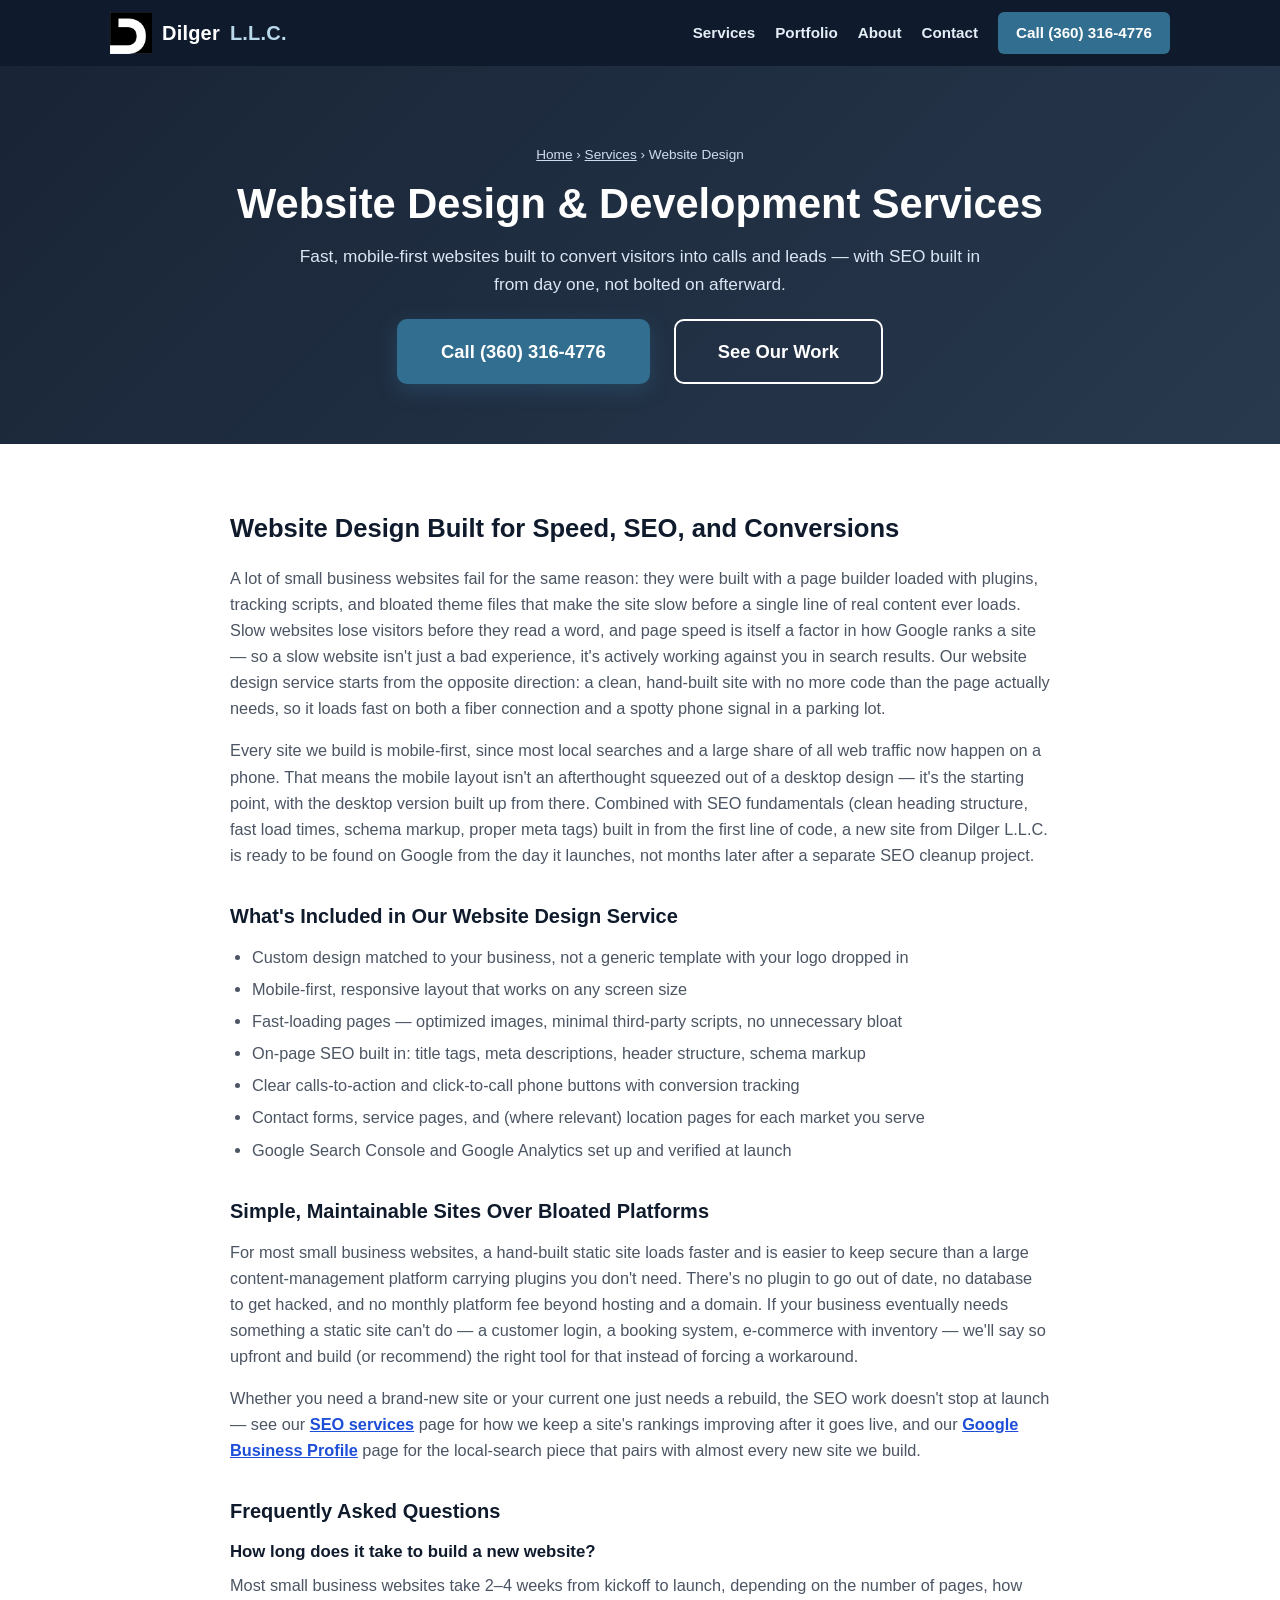
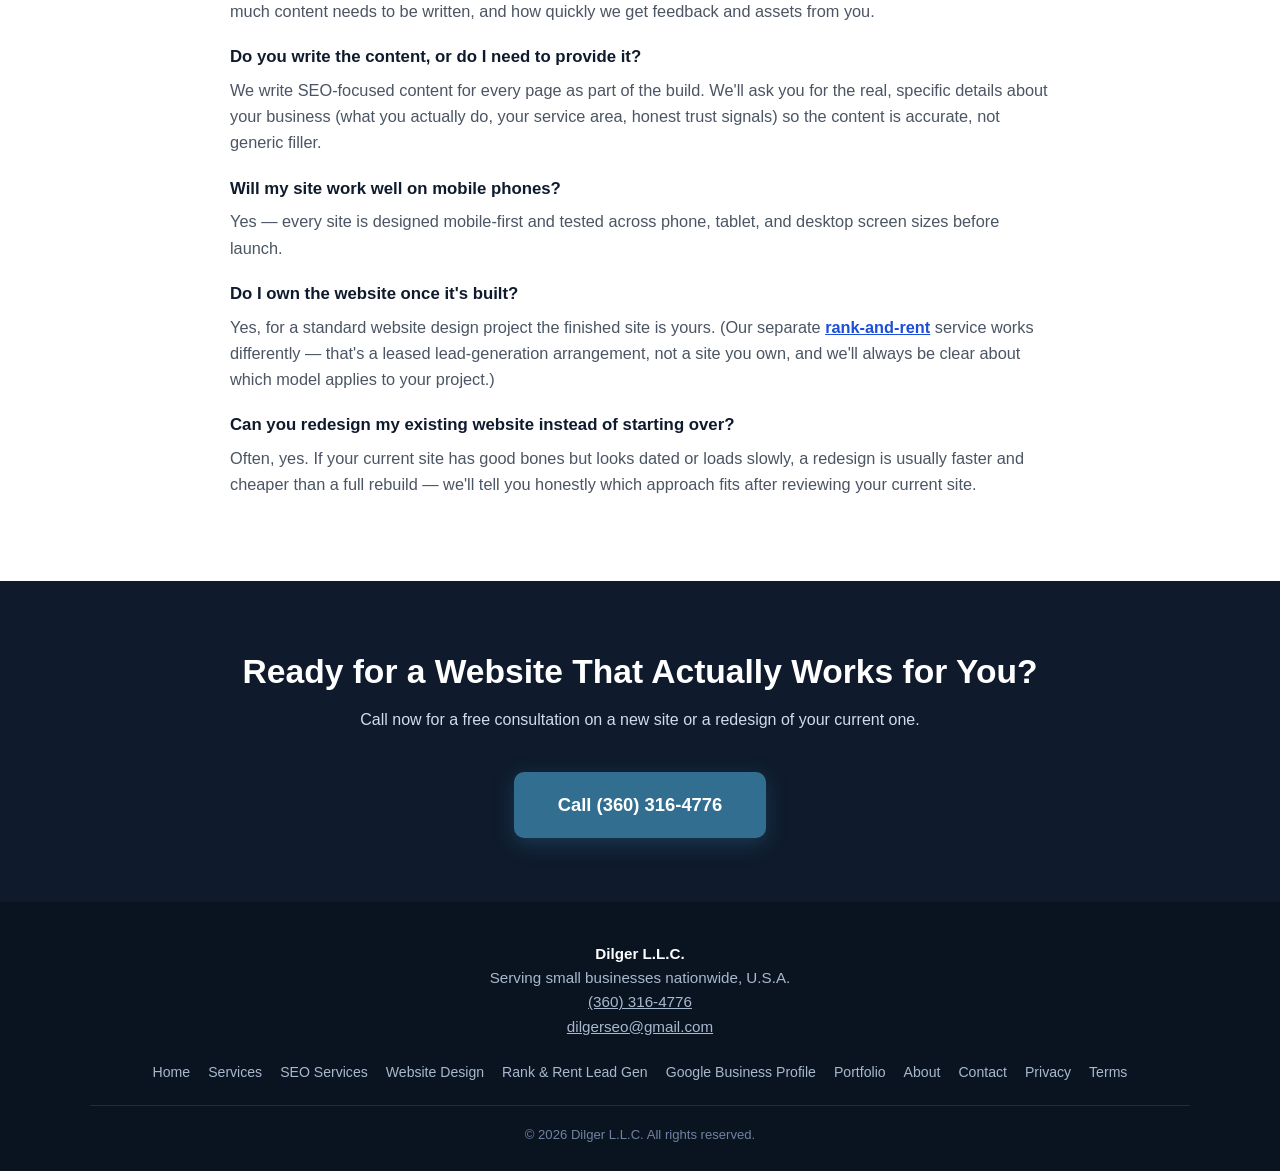
<file: website-design.html>
<!DOCTYPE html>
<html lang="en">
<head>
<meta charset="UTF-8">
<meta name="viewport" content="width=device-width, initial-scale=1.0">

<script async src="https://www.googletagmanager.com/gtag/js?id=G-BYFMXBLGSC"></script>
<script>
  window.dataLayer = window.dataLayer || [];
  function gtag(){dataLayer.push(arguments);}
  gtag('js', new Date());
  gtag('config', 'G-BYFMXBLGSC');
</script>

<title>Website Design &amp; Development Services | Dilger L.L.C.</title>
<meta name="description" content="Fast, mobile-first website design for small businesses, with SEO, performance, and accessibility built in from the start &mdash; not bolted on later.">
<link rel="canonical" href="https://dilgerllc.com/website-design.html">

<meta property="og:type" content="website">
<meta property="og:title" content="Website Design &amp; Development Services | Dilger L.L.C.">
<meta property="og:description" content="Fast, mobile-first website design for small businesses, with SEO built in from the start.">
<meta property="og:url" content="https://dilgerllc.com/website-design.html">
<meta property="og:image" content="https://dilgerllc.com/images/og-image.png">
<meta property="og:locale" content="en_US">
<meta property="og:site_name" content="Dilger L.L.C.">
<meta property="og:image:width" content="1200">
<meta property="og:image:height" content="630">
<meta property="og:image:alt" content="Dilger L.L.C. SEO and website design services">

<meta name="twitter:card" content="summary_large_image">
<meta name="twitter:title" content="Website Design &amp; Development | Dilger L.L.C.">
<meta name="twitter:description" content="Fast, mobile-first website design with SEO built in from the start.">
<meta name="twitter:image" content="https://dilgerllc.com/images/og-image.png">
<meta name="twitter:image:alt" content="Dilger L.L.C. SEO and website design services">

<meta name="theme-color" content="#0f1b2d">
<link rel="icon" href="/favicon.ico" sizes="48x48">
<link rel="icon" href="/favicon-96x96.png" type="image/png" sizes="96x96">
<link rel="icon" href="/favicon-192x192.png" type="image/png" sizes="192x192">
<link rel="apple-touch-icon" href="/apple-touch-icon.png">

<script type="application/ld+json">
{
  "@context": "https://schema.org",
  "@type": "Service",
  "serviceType": "Website Design and Development",
  "provider": { "@type": "ProfessionalService", "name": "Dilger L.L.C.", "telephone": "+1-360-316-4776" },
  "areaServed": { "@type": "Country", "name": "United States" },
  "url": "https://dilgerllc.com/website-design.html",
  "description": "Fast, mobile-first website design for small businesses, with SEO, performance, and accessibility built in from the start."
}
</script>
<script type="application/ld+json">
{
  "@context": "https://schema.org",
  "@type": "BreadcrumbList",
  "itemListElement": [
    { "@type": "ListItem", "position": 1, "name": "Home", "item": "https://dilgerllc.com/" },
    { "@type": "ListItem", "position": 2, "name": "Services", "item": "https://dilgerllc.com/services.html" },
    { "@type": "ListItem", "position": 3, "name": "Website Design", "item": "https://dilgerllc.com/website-design.html" }
  ]
}
</script>
<link rel="stylesheet" href="css/main.css">
</head>
<body>
<a class="skip-link" href="#top">Skip to main content</a>

<header class="site-header">
  <div class="header-inner">
    <a href="/" class="brand">
      <img class="brand-logo" src="images/logo-icon.png" alt="" width="42" height="42">
      Dilger <span>L.L.C.</span>
    </a>
    <button class="nav-toggle" id="navToggle" aria-label="Toggle navigation" aria-controls="mainNav" aria-expanded="false">&#9776;</button>
    <nav class="main-nav" id="mainNav" aria-label="Main">
      <a href="services.html">Services</a>
      <a href="portfolio.html">Portfolio</a>
      <a href="about.html">About</a>
      <a href="contact.html">Contact</a>
      <a href="tel:+13603164776" class="call-btn" onclick="trackCall('header_phone_button')">Call (360) 316-4776</a>
    </nav>
  </div>
</header>

<main id="top">

  <section class="page-hero">
    <div class="container">
      <p class="breadcrumb"><a href="/">Home</a> &rsaquo; <a href="services.html">Services</a> &rsaquo; Website Design</p>
      <h1>Website Design &amp; Development Services</h1>
      <p class="subhead">Fast, mobile-first websites built to convert visitors into calls and leads &mdash; with SEO built in from day one, not bolted on afterward.</p>
      <div class="hero-ctas">
        <a href="tel:+13603164776" class="btn-primary" onclick="trackCall('service_page_phone_button')">Call (360) 316-4776</a>
        <a href="portfolio.html" class="btn-secondary">See Our Work</a>
      </div>
    </div>
  </section>

  <section class="content-section">
    <div class="container">
      <h2>Website Design Built for Speed, SEO, and Conversions</h2>
      <p>A lot of small business websites fail for the same reason: they were built with a page builder loaded with plugins, tracking scripts, and bloated theme files that make the site slow before a single line of real content ever loads. Slow websites lose visitors before they read a word, and page speed is itself a factor in how Google ranks a site &mdash; so a slow website isn't just a bad experience, it's actively working against you in search results. Our website design service starts from the opposite direction: a clean, hand-built site with no more code than the page actually needs, so it loads fast on both a fiber connection and a spotty phone signal in a parking lot.</p>
      <p>Every site we build is mobile-first, since most local searches and a large share of all web traffic now happen on a phone. That means the mobile layout isn't an afterthought squeezed out of a desktop design &mdash; it's the starting point, with the desktop version built up from there. Combined with SEO fundamentals (clean heading structure, fast load times, schema markup, proper meta tags) built in from the first line of code, a new site from Dilger L.L.C. is ready to be found on Google from the day it launches, not months later after a separate SEO cleanup project.</p>

      <h3>What's Included in Our Website Design Service</h3>
      <ul>
        <li>Custom design matched to your business, not a generic template with your logo dropped in</li>
        <li>Mobile-first, responsive layout that works on any screen size</li>
        <li>Fast-loading pages &mdash; optimized images, minimal third-party scripts, no unnecessary bloat</li>
        <li>On-page SEO built in: title tags, meta descriptions, header structure, schema markup</li>
        <li>Clear calls-to-action and click-to-call phone buttons with conversion tracking</li>
        <li>Contact forms, service pages, and (where relevant) location pages for each market you serve</li>
        <li>Google Search Console and Google Analytics set up and verified at launch</li>
      </ul>

      <h3>Simple, Maintainable Sites Over Bloated Platforms</h3>
      <p>For most small business websites, a hand-built static site loads faster and is easier to keep secure than a large content-management platform carrying plugins you don't need. There's no plugin to go out of date, no database to get hacked, and no monthly platform fee beyond hosting and a domain. If your business eventually needs something a static site can't do &mdash; a customer login, a booking system, e-commerce with inventory &mdash; we'll say so upfront and build (or recommend) the right tool for that instead of forcing a workaround.</p>
      <p>Whether you need a brand-new site or your current one just needs a rebuild, the SEO work doesn't stop at launch &mdash; see our <a href="seo-services.html">SEO services</a> page for how we keep a site's rankings improving after it goes live, and our <a href="google-business-profile.html">Google Business Profile</a> page for the local-search piece that pairs with almost every new site we build.</p>

      <h3>Frequently Asked Questions</h3>
      <div class="faq-item">
        <h4>How long does it take to build a new website?</h4>
        <p>Most small business websites take 2&ndash;4 weeks from kickoff to launch, depending on the number of pages, how much content needs to be written, and how quickly we get feedback and assets from you.</p>
      </div>
      <div class="faq-item">
        <h4>Do you write the content, or do I need to provide it?</h4>
        <p>We write SEO-focused content for every page as part of the build. We'll ask you for the real, specific details about your business (what you actually do, your service area, honest trust signals) so the content is accurate, not generic filler.</p>
      </div>
      <div class="faq-item">
        <h4>Will my site work well on mobile phones?</h4>
        <p>Yes &mdash; every site is designed mobile-first and tested across phone, tablet, and desktop screen sizes before launch.</p>
      </div>
      <div class="faq-item">
        <h4>Do I own the website once it's built?</h4>
        <p>Yes, for a standard website design project the finished site is yours. (Our separate <a href="rank-and-rent.html">rank-and-rent</a> service works differently &mdash; that's a leased lead-generation arrangement, not a site you own, and we'll always be clear about which model applies to your project.)</p>
      </div>
      <div class="faq-item">
        <h4>Can you redesign my existing website instead of starting over?</h4>
        <p>Often, yes. If your current site has good bones but looks dated or loads slowly, a redesign is usually faster and cheaper than a full rebuild &mdash; we'll tell you honestly which approach fits after reviewing your current site.</p>
      </div>
    </div>
  </section>

  <section class="cta-section">
    <div class="container">
      <h2 class="section-title">Ready for a Website That Actually Works for You?</h2>
      <p class="section-sub">Call now for a free consultation on a new site or a redesign of your current one.</p>
      <a href="tel:+13603164776" class="btn-primary" onclick="trackCall('final_cta_phone_button')">Call (360) 316-4776</a>
    </div>
  </section>

</main>

<footer class="site-footer">
  <div class="footer-inner">
    <div class="footer-nap">
      <strong>Dilger L.L.C.</strong><br>
      Serving small businesses nationwide, U.S.A.<br>
      <a href="tel:+13603164776" onclick="trackCall('footer_phone_button')">(360) 316-4776</a><br>
      <a href="mailto:dilgerseo@gmail.com">dilgerseo@gmail.com</a>
    </div>

    <nav class="footer-sitemap" aria-label="Site links">
      <a href="/">Home</a>
      <a href="services.html">Services</a>
      <a href="seo-services.html">SEO Services</a>
      <a href="website-design.html">Website Design</a>
      <a href="rank-and-rent.html">Rank &amp; Rent Lead Gen</a>
      <a href="google-business-profile.html">Google Business Profile</a>
      <a href="portfolio.html">Portfolio</a>
      <a href="about.html">About</a>
      <a href="contact.html">Contact</a>
      <a href="privacy.html">Privacy</a>
      <a href="terms.html">Terms</a>
    </nav>

    <div class="footer-bottom">
      &copy; <span id="year">2026</span> Dilger L.L.C. All rights reserved.
    </div>
  </div>
</footer>

<script src="js/main.js" defer></script>
</body>
</html>
</file>
<file: css/main.css>
:root {
  --brand-dark: #0f1b2d;
  --brand-dark-2: #16283f;
  --brand-primary: #2563eb;
  --brand-primary-dark: #1d4ed8;
  --brand-accent: #326e8f;
  --brand-accent-dark: #244f68;
  --brand-accent-light: #b9d9eb;
  --text-main: #111827;
  --text-muted: #4b5563;
  --bg-light: #f8fafc;
  --border-color: #e2e8f0;
  --star-empty: #cbd5e1;
}

* { box-sizing: border-box; }
html { scroll-behavior: smooth; scroll-padding-top: 80px; }
body {
  margin: 0;
  font-family: -apple-system, BlinkMacSystemFont, "Segoe UI", Roboto, Helvetica, Arial, sans-serif;
  color: var(--text-main);
  background: var(--bg-light);
  line-height: 1.6;
}
img { max-width: 100%; display: block; }
a { color: inherit; }
.container { max-width: 1100px; margin: 0 auto; padding: 0 20px; }

/* Header */
header.site-header {
  background: var(--brand-dark);
  color: #fff;
  position: fixed;
  top: 0;
  left: 0;
  right: 0;
  z-index: 50;
}
.header-inner {
  display: flex;
  align-items: center;
  justify-content: space-between;
  padding: 12px 20px;
  max-width: 1100px;
  margin: 0 auto;
}
.brand {
  display: flex;
  align-items: center;
  gap: 10px;
  font-size: 1.25rem;
  font-weight: 700;
  color: #fff;
  text-decoration: none;
  letter-spacing: 0.2px;
}
.brand-logo { width: 42px; height: 42px; flex: 0 0 auto; }
.brand span { color: var(--brand-accent-light); }
nav.main-nav { display: flex; gap: 20px; align-items: center; }
nav.main-nav a {
  color: #e5edf7;
  text-decoration: none;
  font-weight: 600;
  font-size: 0.95rem;
}
nav.main-nav a:hover { color: var(--brand-accent-light); }
.call-btn {
  background: var(--brand-accent);
  color: #fff !important;
  padding: 9px 18px;
  border-radius: 6px;
  font-weight: 700;
  text-decoration: none;
  white-space: nowrap;
}
.call-btn:hover { background: var(--brand-accent-dark); }

/* Hero */
.hero {
  background: linear-gradient(135deg, #0f1b2d, #16283f 60%, #1d3a5f);
  color: #fff;
  padding: 150px 20px 120px;
  min-height: 620px;
  display: flex;
  flex-direction: column;
  justify-content: center;
  text-align: center;
  position: relative;
  overflow: hidden;
}
.hero-graphic {
  position: absolute;
  inset: 0;
  z-index: 0;
  opacity: 0.5;
}
.hero .container { position: relative; z-index: 1; }
.hero .eyebrow {
  display: inline-block;
  font-size: 0.85rem;
  font-weight: 700;
  letter-spacing: 0.14em;
  text-transform: uppercase;
  color: var(--brand-accent-light);
  margin-bottom: 14px;
}
.hero h1 {
  font-size: clamp(1.9rem, 4vw, 3rem);
  margin: 0 0 14px;
  font-weight: 800;
  line-height: 1.15;
}
.hero p.subhead {
  font-size: 1.15rem;
  max-width: 680px;
  margin: 0 auto 30px;
  color: #dbe6f5;
}
.hero-ctas { display: flex; gap: 24px; justify-content: center; flex-wrap: wrap; margin-top: 20px; }
.btn-primary {
  background: var(--brand-accent);
  color: #fff;
  padding: 18px 44px;
  border-radius: 10px;
  text-decoration: none;
  font-weight: 700;
  font-size: 1.15rem;
  display: inline-block;
  border: none;
  cursor: pointer;
  box-shadow: 0 6px 20px rgba(50, 110, 143, 0.35);
  transition: all 0.3s ease;
}
.btn-primary:hover {
  background: var(--brand-accent-dark);
  box-shadow: 0 8px 28px rgba(50, 110, 143, 0.5);
  transform: translateY(-2px);
}
.btn-secondary {
  background: transparent;
  color: #fff;
  padding: 16px 42px;
  border-radius: 10px;
  text-decoration: none;
  font-weight: 700;
  font-size: 1.15rem;
  border: 2.5px solid #fff;
  cursor: pointer;
  transition: all 0.3s ease;
}
.btn-secondary:hover {
  background: rgba(255,255,255,0.15);
  transform: translateY(-2px);
}
.hero-badges {
  margin-top: 34px;
  display: flex;
  gap: 28px;
  justify-content: center;
  flex-wrap: wrap;
  font-size: 0.95rem;
  color: #cfdcee;
}
.hero-badges span { white-space: nowrap; }

/* Page hero (service / sub pages) */
.page-hero {
  background: linear-gradient(135deg, rgba(15,27,45,0.96), rgba(22,40,63,0.92));
  color: #fff;
  padding: 130px 20px 60px;
  text-align: center;
}
.page-hero .breadcrumb {
  font-size: 0.85rem;
  color: #cfdcee;
  margin-bottom: 14px;
}
.page-hero .breadcrumb a { color: #cfdcee; text-decoration: underline; }
.page-hero .breadcrumb a:hover { color: #fff; }
.page-hero h1 {
  font-size: clamp(1.7rem, 3.6vw, 2.6rem);
  margin: 0 0 14px;
  font-weight: 800;
  line-height: 1.2;
}
.page-hero p.subhead {
  font-size: 1.08rem;
  max-width: 700px;
  margin: 0 auto;
  color: #dbe6f5;
}

/* Section generic */
section { padding: 64px 20px; }
h2.section-title {
  font-size: clamp(1.5rem, 3vw, 2.1rem);
  text-align: center;
  margin: 0 0 8px;
  color: var(--brand-dark);
}
p.section-sub {
  text-align: center;
  color: var(--text-muted);
  max-width: 640px;
  margin: 0 auto 40px;
}

/* Keyword-rich content section (service pages) */
.content-section { background: #fff; }
.content-section .container { max-width: 860px; }
.content-section h2 { color: var(--brand-dark); font-size: 1.6rem; margin: 0 0 16px; }
.content-section h3 { color: var(--brand-dark); font-size: 1.25rem; margin: 32px 0 12px; }
.content-section p { color: var(--text-muted); font-size: 1.02rem; margin: 0 0 16px; }
.content-section ul { color: var(--text-muted); font-size: 1.02rem; padding-left: 22px; margin: 0 0 16px; }
.content-section li { margin-bottom: 6px; }
.content-section p a:not(.btn-primary):not(.btn-secondary),
.content-section li a:not(.btn-primary):not(.btn-secondary) {
  color: var(--brand-primary-dark);
  text-decoration: underline;
  font-weight: 600;
}
.faq-item { margin-bottom: 20px; }
.faq-item h4 {
  color: var(--brand-dark);
  font-size: 1.05rem;
  margin: 0 0 6px;
}
.faq-item p { margin: 0; }

/* Services grid (homepage + services hub) */
.services-section { background: #fff; }
.services-grid {
  display: grid;
  grid-template-columns: repeat(auto-fit, minmax(240px, 1fr));
  gap: 22px;
}
.service-card {
  background: var(--bg-light);
  border: 1px solid var(--border-color);
  border-radius: 12px;
  padding: 28px 24px;
  text-align: center;
}
.service-card .icon { width: 46px; height: 46px; margin: 0 auto 12px; }
.service-card h3 { margin: 0 0 8px; color: var(--brand-dark); }
.service-card p { color: var(--text-muted); margin: 0 0 4px; font-size: 0.97rem; }
.service-card a.service-link {
  display: inline-block;
  margin-top: 10px;
  color: var(--brand-primary-dark);
  font-weight: 700;
  text-decoration: underline;
  font-size: 0.92rem;
}

/* Process steps */
.process-section { background: var(--bg-light); }
.process-grid {
  display: grid;
  grid-template-columns: repeat(auto-fit, minmax(220px, 1fr));
  gap: 22px;
  max-width: 1000px;
  margin: 0 auto;
}
.process-step {
  background: #fff;
  border: 1px solid var(--border-color);
  border-radius: 12px;
  padding: 26px 22px;
  position: relative;
}
.process-step .step-num {
  display: inline-flex;
  align-items: center;
  justify-content: center;
  width: 36px;
  height: 36px;
  border-radius: 50%;
  background: var(--brand-dark);
  color: var(--brand-accent-light);
  font-weight: 800;
  font-size: 1rem;
  margin-bottom: 14px;
}
.process-step h3 { margin: 0 0 8px; color: var(--brand-dark); font-size: 1.05rem; }
.process-step p { margin: 0; color: var(--text-muted); font-size: 0.94rem; }

/* Portfolio */
.portfolio-section { background: #fff; }
.portfolio-grid {
  display: grid;
  grid-template-columns: repeat(auto-fit, minmax(300px, 1fr));
  gap: 28px;
}
.portfolio-card {
  border: 1px solid var(--border-color);
  border-radius: 14px;
  overflow: hidden;
  background: var(--bg-light);
  transition: transform 0.2s, box-shadow 0.2s;
}
.portfolio-card:hover { transform: translateY(-3px); box-shadow: 0 10px 26px rgba(15,27,45,0.12); }
.browser-mock {
  background: var(--brand-dark);
}
.browser-mock .browser-bar {
  display: flex;
  align-items: center;
  gap: 8px;
  padding: 10px 14px;
  background: #0a1420;
}
.browser-bar .dot { width: 10px; height: 10px; border-radius: 50%; background: #3a4a60; }
.browser-bar .url-pill {
  flex: 1;
  margin-left: 8px;
  background: #16283f;
  color: #9fb3cc;
  border-radius: 20px;
  padding: 4px 12px;
  font-size: 0.78rem;
  overflow: hidden;
  text-overflow: ellipsis;
  white-space: nowrap;
}
.browser-mock .mock-body {
  position: relative;
  height: 200px;
  overflow: hidden;
}
.browser-mock .mock-body .mock-photo {
  position: absolute;
  inset: 0;
  width: 100%;
  height: 100%;
  object-fit: cover;
  display: block;
}
.browser-mock .mock-body .mock-scrim {
  position: absolute;
  inset: 0;
  background: linear-gradient(180deg, rgba(15,27,45,0) 45%, rgba(15,27,45,0.88) 100%);
}
.browser-mock .mock-body .mock-text {
  position: absolute;
  left: 0;
  right: 0;
  bottom: 0;
  padding: 16px 20px;
  color: #fff;
}
.browser-mock .mock-body .mock-name {
  font-weight: 800;
  font-size: 1.2rem;
  margin-bottom: 4px;
}
.browser-mock .mock-body .mock-niche {
  font-size: 0.8rem;
  color: rgba(255,255,255,0.85);
  text-transform: uppercase;
  letter-spacing: 0.06em;
}
.portfolio-card .portfolio-body { padding: 22px 24px; }
.portfolio-card h3 { margin: 0 0 8px; color: var(--brand-dark); font-size: 1.15rem; }
.portfolio-card p { margin: 0 0 12px; color: var(--text-muted); font-size: 0.95rem; }
.portfolio-tags { display: flex; gap: 8px; flex-wrap: wrap; margin-bottom: 12px; }
.portfolio-tags span {
  background: #eef2ff;
  color: var(--brand-primary-dark);
  font-size: 0.78rem;
  font-weight: 700;
  padding: 4px 10px;
  border-radius: 20px;
}
.portfolio-card a.portfolio-link {
  color: var(--brand-primary-dark);
  font-weight: 700;
  text-decoration: underline;
  font-size: 0.92rem;
}
.portfolio-status {
  display: inline-block;
  font-size: 0.75rem;
  font-weight: 700;
  padding: 3px 10px;
  border-radius: 20px;
  background: #fef3e2;
  color: var(--brand-accent-dark);
  margin-bottom: 10px;
}

/* About / trust */
.about-section .container {
  display: grid;
  grid-template-columns: 1.1fr 0.9fr;
  gap: 44px;
  align-items: center;
}
.about-section h2 { text-align: left; }
.about-section p { color: var(--text-muted); font-size: 1.05rem; }
.about-facts {
  background: #fff;
  border: 1px solid var(--border-color);
  border-radius: 12px;
  padding: 26px;
}
.about-facts dl { margin: 0; }
.about-facts dt {
  font-weight: 700;
  color: var(--brand-dark);
  margin-top: 16px;
}
.about-facts dt:first-child { margin-top: 0; }
.about-facts dd { margin: 4px 0 0; color: var(--text-muted); }

/* Reviews (honest empty state, no fabricated reviews) */
.reviews-section {
  background: linear-gradient(180deg, #fff, var(--bg-light));
  text-align: center;
}
.reviews-visual {
  position: relative;
  max-width: 480px;
  margin: 0 auto;
}
.stars-empty {
  display: flex;
  justify-content: center;
  gap: 6px;
  margin-bottom: 18px;
}
.stars-empty svg { width: 30px; height: 30px; fill: none; stroke: var(--star-empty); stroke-width: 1.5; }
.no-reviews-box {
  max-width: 480px;
  margin: 0 auto;
  background: #fff;
  border: 1px solid var(--border-color);
  border-radius: 14px;
  padding: 36px 28px;
  box-shadow: 0 10px 30px rgba(15,27,45,0.1);
}
.no-reviews-box h3 { margin: 0 0 8px; color: var(--brand-dark); font-size: 1.2rem; }
.no-reviews-box p { color: var(--text-muted); margin: 0 0 20px; }

/* Contact cards */
.contact-section { background: #fff; }
.contact-grid {
  display: grid;
  grid-template-columns: repeat(auto-fit, minmax(240px, 1fr));
  gap: 28px;
}
.contact-card {
  background: var(--bg-light);
  border: 1px solid var(--border-color);
  border-radius: 12px;
  padding: 26px;
}
.contact-card h3 {
  margin: 0 0 10px;
  color: var(--brand-dark);
  display: flex;
  align-items: center;
  gap: 8px;
}
.contact-card p { margin: 0; color: var(--text-muted); }
.contact-card a.plain-link { text-decoration: underline; font-weight: 600; color: var(--brand-primary-dark); }

/* Contact form */
.contact-form-section {
  background: var(--bg-light);
  padding: 80px 20px;
}
.contact-form {
  max-width: 600px;
  margin: 0 auto;
  display: grid;
  gap: 22px;
  background: #fff;
  padding: 40px;
  border-radius: 16px;
  box-shadow: 0 4px 16px rgba(15,27,45,0.08);
  border: 1px solid var(--border-color);
}
.form-group { display: flex; flex-direction: column; }
.form-group label {
  font-weight: 700;
  color: var(--brand-dark);
  margin-bottom: 8px;
  font-size: 0.95rem;
}
.form-group input,
.form-group select,
.form-group textarea {
  padding: 12px 14px;
  border: 1.5px solid #d3dce6;
  border-radius: 8px;
  font-family: inherit;
  font-size: 1rem;
  color: var(--brand-dark);
  transition: border-color 0.3s ease;
}
.form-group input:focus,
.form-group select:focus,
.form-group textarea:focus {
  outline: none;
  border-color: var(--brand-primary);
  box-shadow: 0 0 0 3px rgba(37, 99, 235, 0.12);
}
.form-group textarea { resize: vertical; min-height: 120px; }
.contact-form button[type="submit"] { margin-top: 10px; }
.hidden-field { position: absolute; left: -9999px; }
.form-status {
  max-width: 600px;
  margin: 16px auto 0;
  font-size: 0.95rem;
  font-weight: 600;
  text-align: center;
}
.form-status.success { color: #15803d; }
.form-status.error { color: #dc2626; }

/* Final CTA */
.cta-section {
  background: var(--brand-dark);
  color: #fff;
  text-align: center;
}
.cta-section h2 { color: #fff; }
.cta-section p.section-sub { color: #cfdcee; }

/* Footer */
footer.site-footer {
  background: #0a1420;
  color: #b8c6da;
  padding: 40px 20px 26px;
}
.footer-inner {
  max-width: 1100px;
  margin: 0 auto;
  display: flex;
  flex-direction: column;
  align-items: center;
  gap: 22px;
  text-align: center;
}
.footer-nap { font-size: 0.95rem; color: #a7b8cf; }
.footer-nap strong { color: #fff; }
.footer-sitemap {
  display: flex;
  flex-wrap: wrap;
  justify-content: center;
  gap: 8px 18px;
  font-size: 0.88rem;
}
.footer-sitemap a { color: #a7b8cf; text-decoration: none; }
.footer-sitemap a:hover { color: #fff; text-decoration: underline; }
.footer-bottom {
  font-size: 0.82rem;
  color: #6f83a0;
  border-top: 1px solid #1c2e45;
  padding-top: 18px;
  width: 100%;
  text-align: center;
}

/* Mobile nav */
.nav-toggle { display: none; background: none; border: none; color: #fff; font-size: 1.6rem; cursor: pointer; }

@media (max-width: 780px) {
  .about-section .container { grid-template-columns: 1fr; }
  nav.main-nav {
    position: absolute;
    top: 100%;
    left: 0;
    right: 0;
    background: var(--brand-dark);
    flex-direction: column;
    padding: 16px 20px;
    gap: 14px;
    display: none;
  }
  nav.main-nav.open { display: flex; }
  .nav-toggle { display: block; }
}

/* Legal pages (privacy / terms) */
.legal h2 { font-size: 1.3rem; margin: 2rem 0 12px; }
.legal .box { background: var(--bg-light); border-left: 4px solid var(--brand-primary); padding: 12px 16px; margin: 1rem 0; color: var(--text-muted); }

/* Accessibility */
.skip-link { position: absolute; left: -9999px; top: 0; z-index: 100; background: #fff; color: var(--brand-dark); padding: 10px 16px; border-radius: 0 0 6px 6px; font-weight: 700; text-decoration: none; }
.skip-link:focus { left: 12px; }
a:focus-visible, button:focus-visible, input:focus-visible, select:focus-visible, textarea:focus-visible { outline: 3px solid var(--brand-primary); outline-offset: 2px; }
.site-header :focus-visible, .hero :focus-visible, .page-hero :focus-visible, .cta-section :focus-visible, .site-footer :focus-visible { outline-color: var(--brand-accent-light); }
@media (prefers-reduced-motion: reduce) {
  html { scroll-behavior: auto; }
  *, *::before, *::after { transition: none !important; animation: none !important; }
}

/* Footer contact links, form hints, responsive image wrapper */
.footer-nap a { color: inherit; text-decoration: underline; }
.footer-nap a:hover { color: #fff; }
.req { color: #b91c1c; margin-left: 2px; }
.form-required-note { margin: 0; color: var(--text-muted); font-size: 0.85rem; }
picture { display: contents; }
</file>
